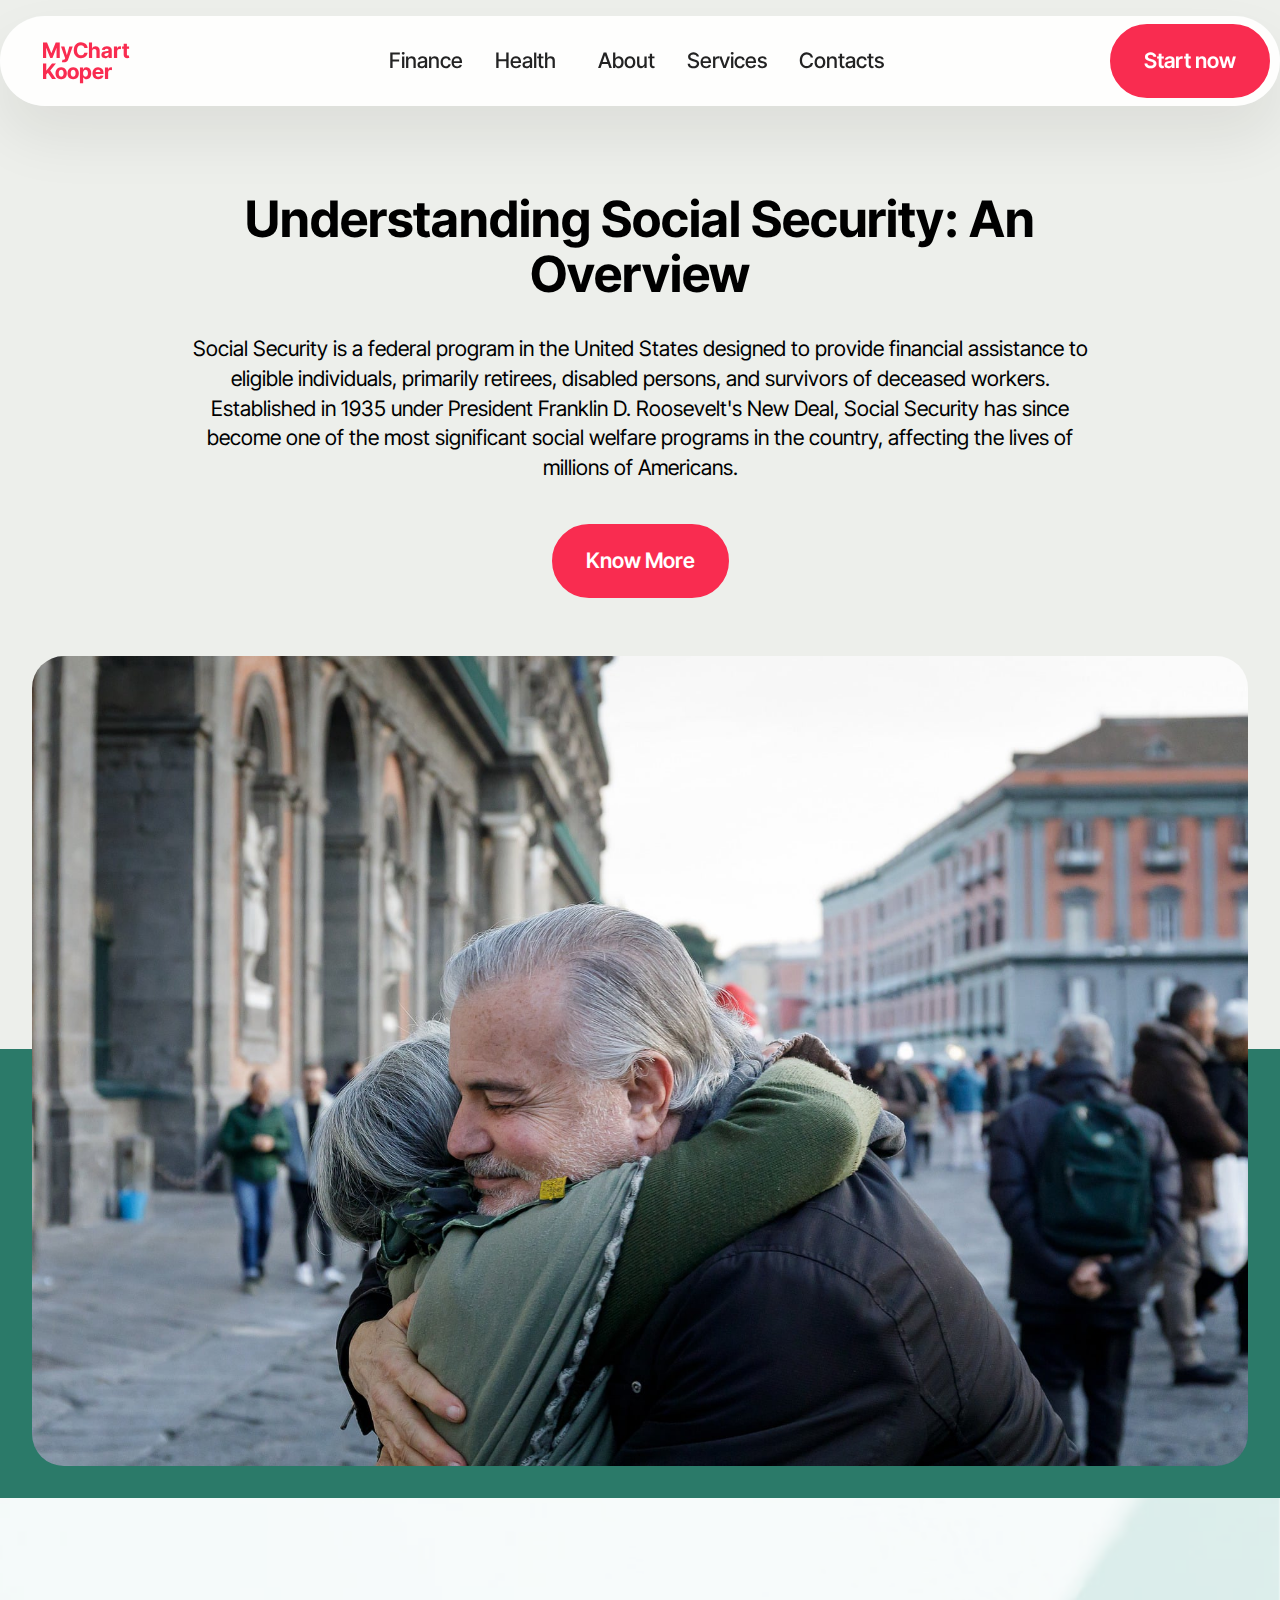
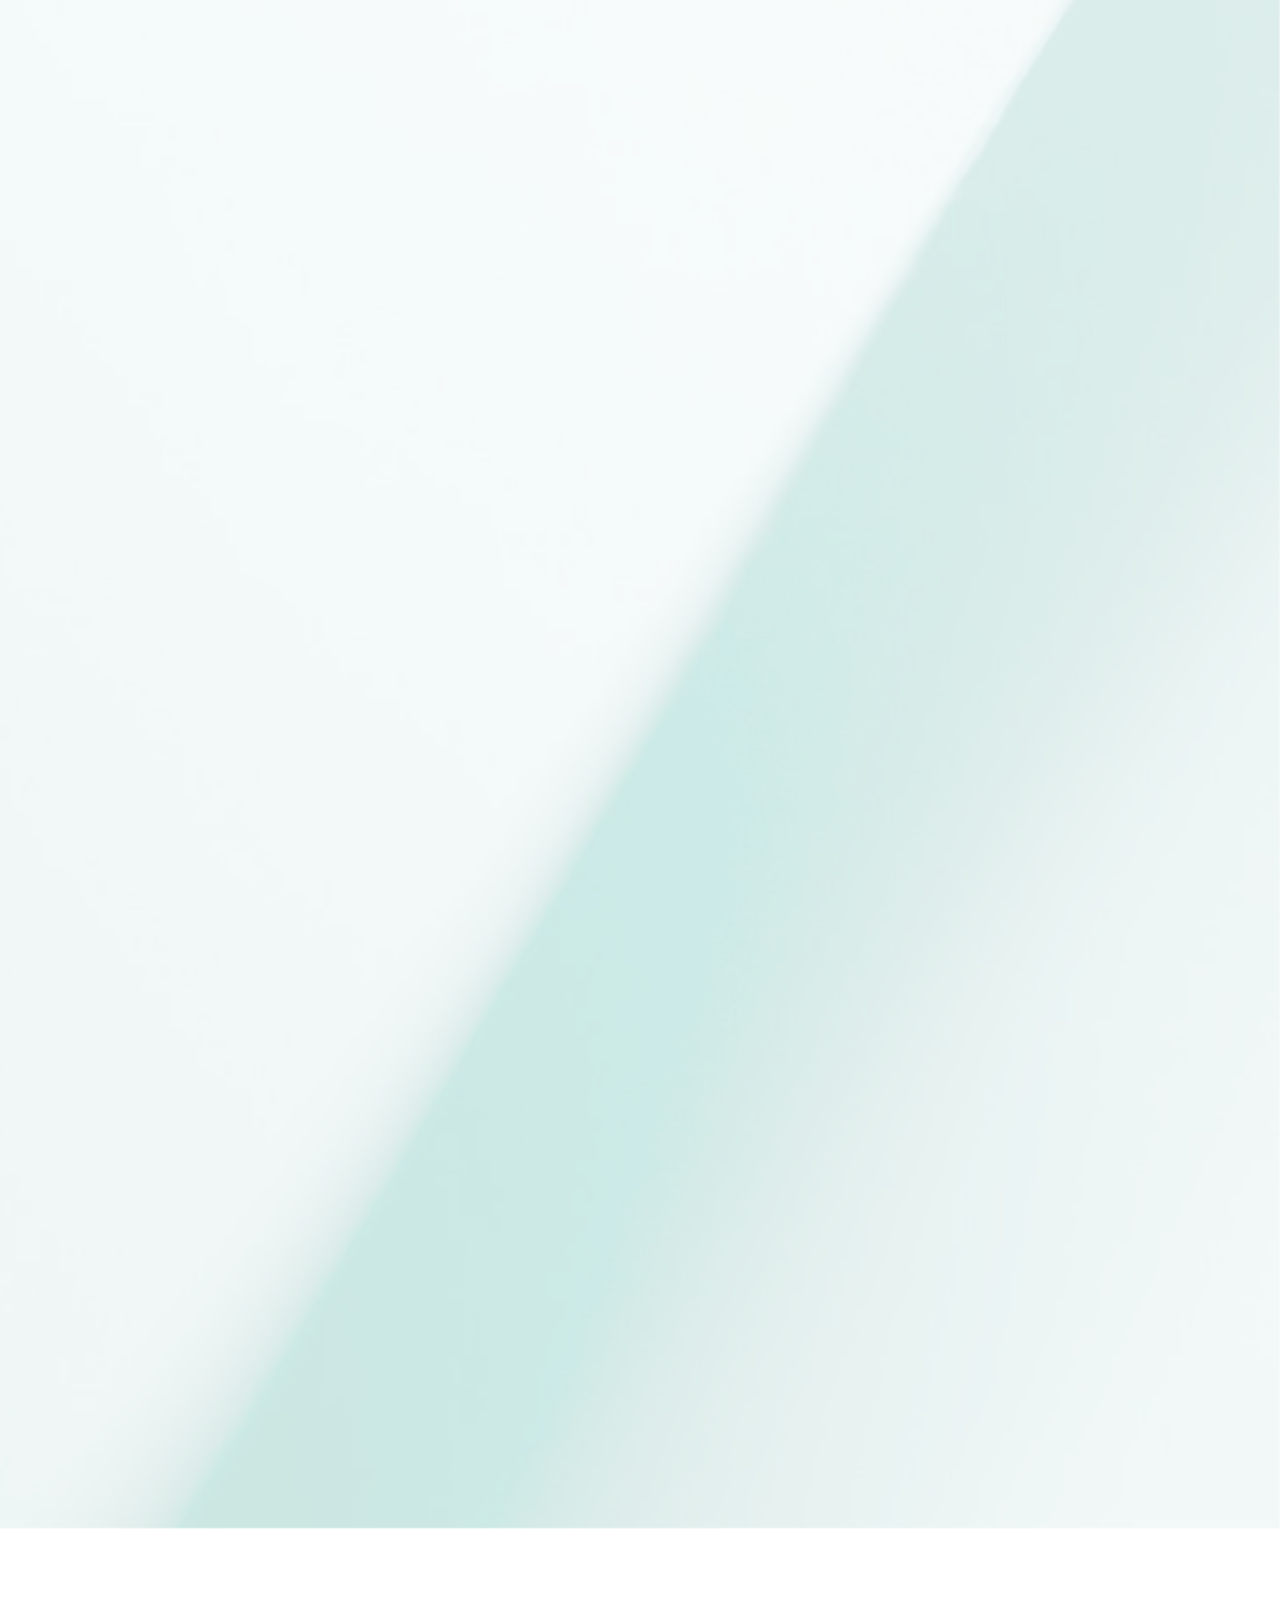
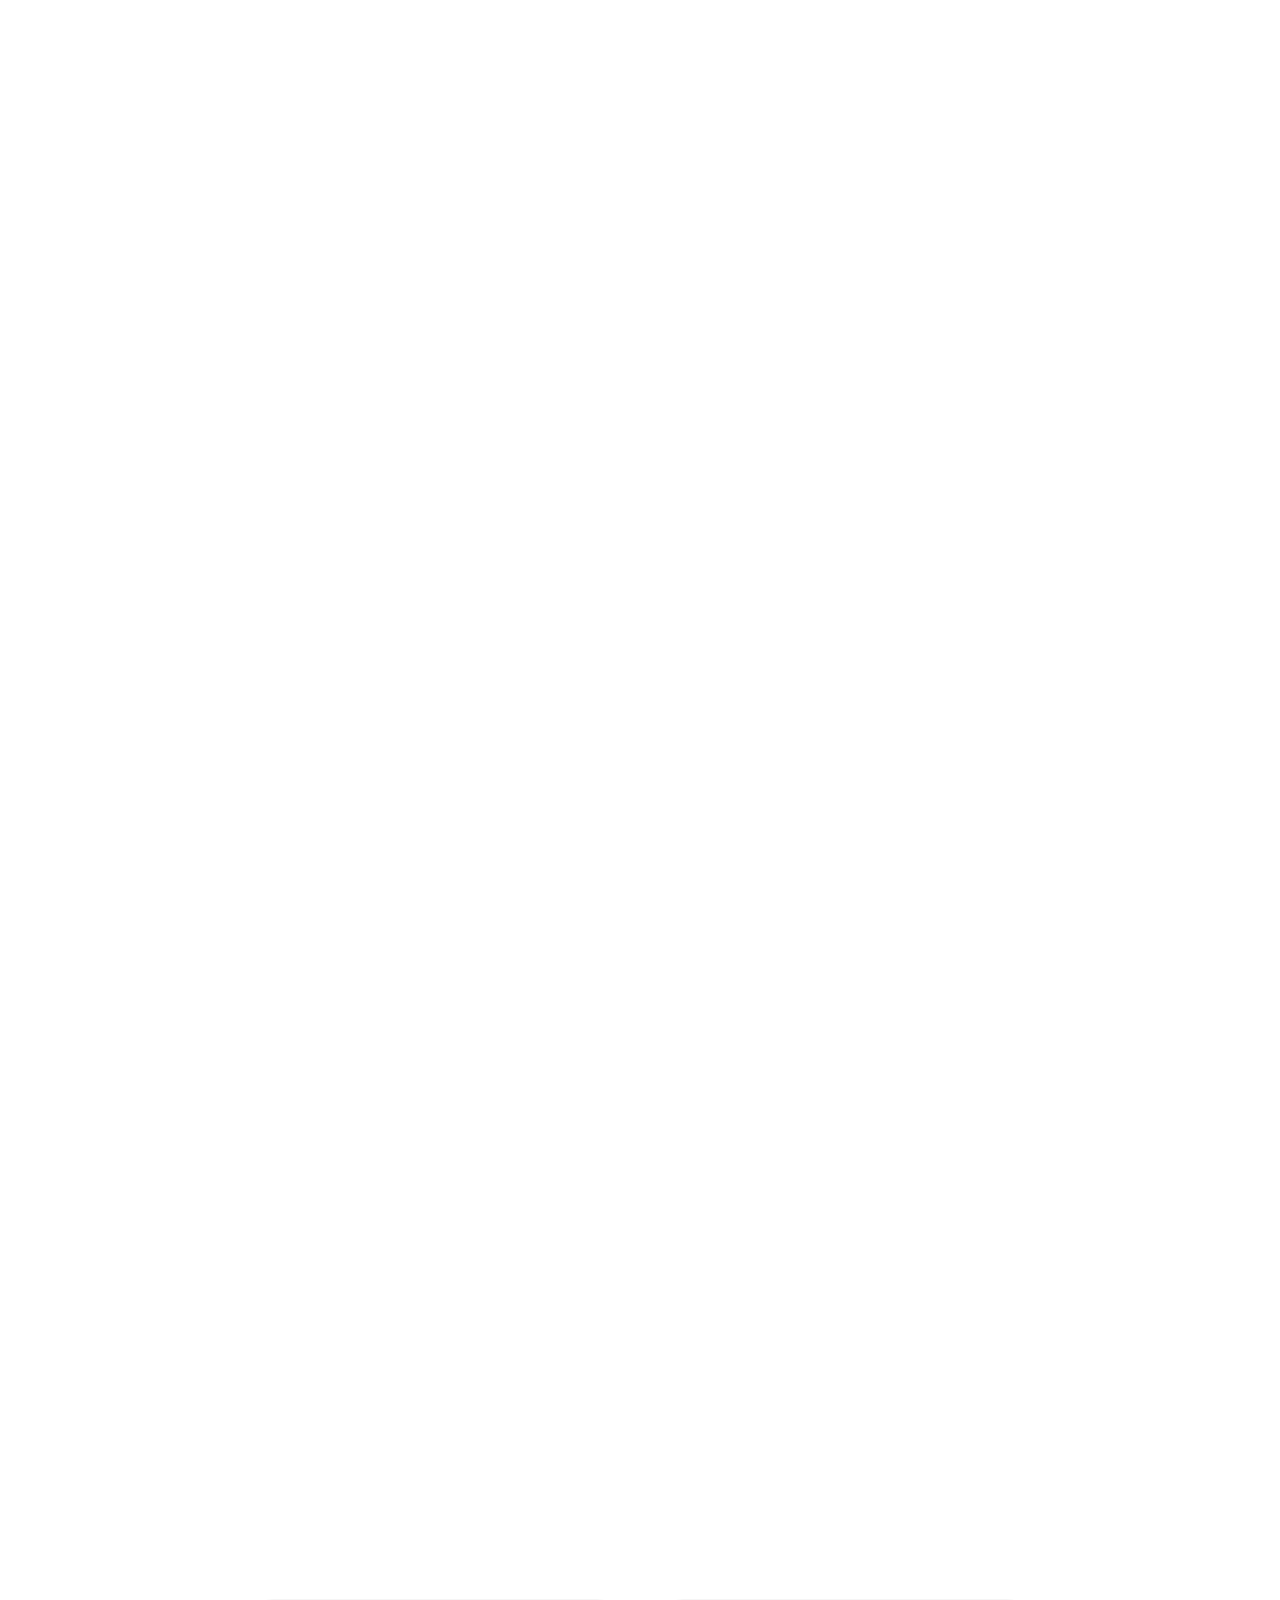
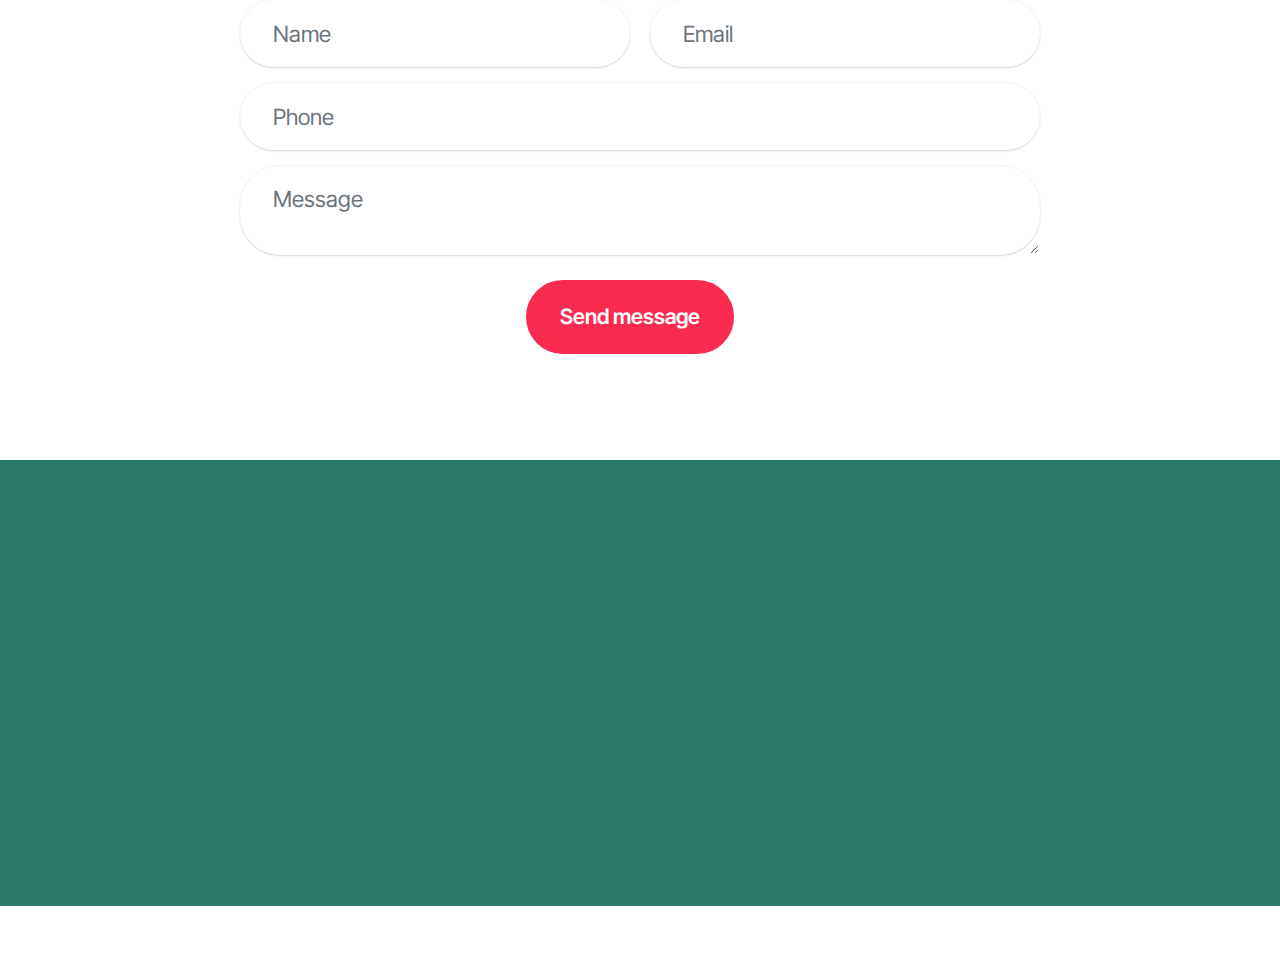
<file: index.html>
<!DOCTYPE html>
<html  >
<head>

  <!-- Site made with Mobirise Website Builder v5.9.18, https://mobirise.com -->
  <meta charset="UTF-8">
  <meta http-equiv="X-UA-Compatible" content="IE=edge">
  <meta name="generator" content="Mobirise v5.9.18, mobirise.com">
  <meta name="viewport" content="width=device-width, initial-scale=1, minimum-scale=1">
  <link rel="shortcut icon" href="assets/images/my-chart-1-copy.webp" type="image/x-icon">
  <meta name="description" content="">
  
  
  <title>Home</title>
  <link rel="stylesheet" href="assets/web/assets/mobirise-icons2/mobirise2.css">
  <link rel="stylesheet" href="assets/bootstrap/css/bootstrap.min.css">
  <link rel="stylesheet" href="assets/bootstrap/css/bootstrap-grid.min.css">
  <link rel="stylesheet" href="assets/bootstrap/css/bootstrap-reboot.min.css">
  <link rel="stylesheet" href="assets/parallax/jarallax.css">
  <link rel="stylesheet" href="assets/animatecss/animate.css">
  <link rel="stylesheet" href="assets/dropdown/css/style.css">
  <link rel="stylesheet" href="assets/socicon/css/styles.css">
  <link rel="stylesheet" href="assets/theme/css/style.css">
  <link rel="preload" href="https://fonts.googleapis.com/css?family=Inter+Tight:100,200,300,400,500,600,700,800,900,100i,200i,300i,400i,500i,600i,700i,800i,900i&display=swap" as="style" onload="this.onload=null;this.rel='stylesheet'">
  <noscript><link rel="stylesheet" href="https://fonts.googleapis.com/css?family=Inter+Tight:100,200,300,400,500,600,700,800,900,100i,200i,300i,400i,500i,600i,700i,800i,900i&display=swap"></noscript>
  <link rel="preload" as="style" href="assets/mobirise/css/mbr-additional.css?v=9iGDK0"><link rel="stylesheet" href="assets/mobirise/css/mbr-additional.css?v=9iGDK0" type="text/css">

  
  
  
</head>
<body>
  
  <section data-bs-version="5.1" class="menu menu2 cid-tJS6tZXiPa" once="menu" id="menu02-0">
	

	<nav class="navbar navbar-dropdown navbar-fixed-top navbar-expand-lg">
		<div class="container">
			<div class="navbar-brand">
				
				<span class="navbar-caption-wrap"><a class="navbar-caption text-primary display-4" href="index.html#header05-1">MyChart<br>Kooper</a></span>
			</div>
			<button class="navbar-toggler" type="button" data-toggle="collapse" data-bs-toggle="collapse" data-target="#navbarSupportedContent" data-bs-target="#navbarSupportedContent" aria-controls="navbarNavAltMarkup" aria-expanded="false" aria-label="Toggle navigation">
				<div class="hamburger">
					<span></span>
					<span></span>
					<span></span>
					<span></span>
				</div>
			</button>
			<div class="collapse navbar-collapse" id="navbarSupportedContent">
				<ul class="navbar-nav nav-dropdown" data-app-modern-menu="true"><li class="nav-item">
						<a class="nav-link link text-black text-primary display-4" href="index.html#header01-7">Finance</a>
					</li><li class="nav-item"><a class="nav-link link text-black text-primary display-4" href="index.html#top">Health</a></li><li class="nav-item"><a class="nav-link link text-black text-primary display-4" href="page2.html">&nbsp; About</a></li>
					<li class="nav-item">
						<a class="nav-link link text-black text-primary display-4" href="index.html#footer03-8" aria-expanded="false">Services</a>
					</li>
					<li class="nav-item">
						<a class="nav-link link text-black text-primary display-4" href="index.html#form02-6">Contacts</a>
					</li></ul>
				
				<div class="navbar-buttons mbr-section-btn"><a class="btn btn-primary display-4" href="index.html#form02-6"> Start now</a></div>
			</div>
		</div>
	</nav>
</section>

<section data-bs-version="5.1" class="header5 cid-tJS6uM4N87" id="header05-1">
	

	
	
	<div class="topbg"></div>
	<div class="align-center container">
		<div class="row justify-content-center">
			<div class="col-md-12 col-lg-9">
				<h1 class="mbr-section-title mbr-fonts-style mb-4 display-1"><strong>Understanding Social Security: An Overview</strong></h1>
				<p class="mbr-text mbr-fonts-style mb-4 display-7">Social Security is a federal program in the United States designed to provide financial assistance to eligible individuals, primarily retirees, disabled persons, and survivors of deceased workers. Established in 1935 under President Franklin D. Roosevelt's New Deal, Social Security has since become one of the most significant social welfare programs in the country, affecting the lives of millions of Americans.</p>
				<div class="mbr-section-btn mt-3"><a class="btn btn-primary display-7" href="index.html#header2-1y">Know More</a></div>
			</div>
		</div>
		<div class="row mt-5 justify-content-center">
			<div class="col-12 col-lg-12">
				<img src="assets/images/mbr-1920x1280.jpg" alt="Mobirise Website Builder" title="">
			</div>
		</div>
	</div>
</section>

<section data-bs-version="5.1" class="header2 cid-ulYxGSShbO mbr-fullscreen mbr-parallax-background" id="header2-1y">

    

    
    <div class="mbr-overlay" style="opacity: 0.8; background-color: rgb(255, 255, 255);"></div>

    <div class="container">
        <div class="row">
            <div class="col-12 col-lg-7">
                
                
                <p class="mbr-text mbr-fonts-style display-7">Social Security is a federal program in the United States designed to provide financial assistance to eligible individuals, primarily retirees, disabled persons, and survivors of deceased workers. Established in 1935 under President Franklin D. Roosevelt's New Deal, Social Security has since become one of the most significant social welfare programs in the country, affecting the lives of millions of Americans.<br><br><strong>How Social Security Works</strong><br><strong><br></strong><br>Social Security is funded through payroll taxes, which are collected from both employers and employees under the Federal Insurance Contributions Act (FICA). These contributions are pooled into two main trust funds:<br><br>Old-Age and Survivors Insurance (OASI) Trust Fund<br>Disability Insurance (DI) Trust Fund<br>These trust funds are then used to pay out benefits to eligible individuals. While primarily known for retirement benefits, Social Security also provides disability income and survivor benefits for spouses, children, and dependent parents of deceased workers.<br><br><strong>Key Components of Social Security</strong><br><strong><br></strong><br><strong>Retirement Benefits:</strong><br><br>Social Security offers monthly benefits to retired workers based on their lifetime earnings. Workers can start receiving benefits as early as age 62, though full retirement age varies depending on the year of birth.<br>The amount a retiree receives is calculated based on the highest 35 years of earnings. Waiting until full retirement age (or later) results in higher monthly payments.<br><br><strong>Disability Benefits:</strong><br><br>Social Security provides benefits to individuals who are unable to work due to a disability. To qualify, a person must meet the Social Security Administration's definition of disability and have worked for a certain number of years, depending on their age.<br>The disability program is vital for people facing long-term disabilities that prevent them from maintaining employment.<br><strong><br></strong><br><strong>Survivor Benefits:</strong><br><br>When a worker who has paid into Social Security dies, certain family members, such as spouses, children, and dependent parents, may be eligible to receive survivor benefits.<br>Survivor benefits ensure that families are supported financially after the loss of a primary wage earner.<br><br><strong>Eligibility and Enrollment</strong><br><strong><br></strong><br>Eligibility for Social Security benefits is determined by the number of credits a worker has earned over their lifetime. In general, workers earn one credit for every $1,640 in earnings (as of 2023), with a maximum of four credits per year. A minimum of 40 credits (or 10 years of work) is typically required to qualify for retirement benefits.<br><br>Enrollment in Social Security is automatic for most people, and workers can apply for benefits online or at their local Social Security office. It’s recommended to start the application process several months before benefits are needed, as processing times can vary.<br><br><strong>The Future of Social Security</strong><br><strong><br></strong><br>Social Security has long been a topic of debate in American politics, particularly concerning its long-term sustainability. With an aging population and increased life expectancy, the Social Security Administration projects that the trust funds could be depleted by the mid-2030s if no changes are made. However, even if the trust funds are exhausted, payroll taxes will still cover about three-quarters of scheduled benefits.<br><br>Proposed solutions to ensure the longevity of Social Security include raising the retirement age, increasing the payroll tax rate, reducing benefits for higher-income earners, or some combination of these measures. The future of Social Security remains uncertain, but it is clear that the program will continue to play a vital role in the lives of millions of Americans for the foreseeable future.<br><br><strong>Conclusion</strong><br><strong><br></strong><br>Social Security is a cornerstone of financial security for many Americans, providing essential benefits for retirees, disabled individuals, and survivors. As one of the largest social programs in the country, it has a profound impact on the well-being of the elderly and vulnerable populations. However, the program faces challenges that must be addressed to ensure its continued viability for future generations. Understanding how Social Security works and staying informed about potential changes is crucial for anyone planning their financial future.<br><br><br><br><br><br><br><br></p>
                
            </div>
        </div>
    </div>
</section>

<section data-bs-version="5.1" class="form5 cid-tJS9pBcTSa" id="form02-6">
    
    
    <div class="container">
        <div class="mbr-section-head mb-5">
            <h3 class="mbr-section-title mbr-fonts-style align-center mb-0 display-2">
                <strong>Contact Form</strong></h3>
            <h4 class="mbr-section-subtitle mbr-fonts-style align-center mb-0 mt-4 display-7"></h4>
        </div>
        <div class="row justify-content-center mt-4">
            <div class="col-lg-8 mx-auto mbr-form" data-form-type="formoid">
                <form action="https://mobirise.eu/" method="POST" class="mbr-form form-with-styler" data-form-title="Form Name"><input type="hidden" name="email" data-form-email="true" value="MEnHmkkywfje9cFT8KL3Xgh1BukhEOXm29iOhs1j1ANqoIelvOWXr8cPqw6B+f4LAH0xUDWhLAS/0SqkUnLsKPeO6fV8ltleBJ1ClRJhk2vjiCCDwCXKP1nPxWG0cm1y">
                    <div class="row">
                        <div hidden="hidden" data-form-alert="" class="alert alert-success col-12">Thanks for filling out the form!</div>
                        <div hidden="hidden" data-form-alert-danger="" class="alert alert-danger col-12">
                            Oops...! some problem!
                        </div>
                    </div>
                    <div class="dragArea row">
                        <div class="col-md col-sm-12 form-group mb-3" data-for="name">
                            <input type="text" name="name" placeholder="Name" data-form-field="name" class="form-control" value="" id="name-form02-6">
                        </div>
                        <div class="col-md col-sm-12 form-group mb-3" data-for="email">
                            <input type="email" name="email" placeholder="Email" data-form-field="email" class="form-control" value="" id="email-form02-6">
                        </div>
                        <div class="col-12 form-group mb-3" data-for="phone">
                            <input type="tel" name="phone" placeholder="Phone" data-form-field="phone" class="form-control" value="" id="phone-form02-6">
                        </div>
                        <div class="col-12 form-group mb-3" data-for="textarea">
                            <textarea name="textarea" placeholder="Message" data-form-field="textarea" class="form-control" id="textarea-form02-6"></textarea>
                        </div>
                        <div class="col-lg-12 col-md-12 col-sm-12 align-center mbr-section-btn"><button type="submit" class="btn btn-primary display-4">Send message</button></div>
                    </div>
                </form>
            </div>
        </div>
    </div>
</section>

<section data-bs-version="5.1" class="footer1 programm5 cid-tJS9NNcTLZ" once="footers" id="footer03-8">

        

    

    <div class="container">
        <div class="row">

            <div class="row-links mb-4">
                <ul class="header-menu">
                  
                  
                  
                  
                <li class="header-menu-item mbr-fonts-style display-5"><a href="index.html#top" class="text-danger">Home</a><br></li><li class="header-menu-item mbr-fonts-style display-5"><a href="index.html#features04-w" class="text-danger text-primary">Services</a></li><li class="header-menu-item mbr-fonts-style display-5"><a href="index.html#contacts02-9" class="text-danger">Contacts</a></li><li class="header-menu-item mbr-fonts-style display-5"><a href="page3.html" class="text-danger">Terms&nbsp;</a> &nbsp;<a href="page1.html" class="text-danger">Privacy policy</a>&nbsp;&nbsp;&nbsp;<a href="page4.html" class="text-danger">Disclaimer&nbsp;</a></li></ul>
              </div>

            <div class="col-12">
                <div class="social-row">
                    <div class="soc-item">
                        <a href="https://mobiri.se/" target="_blank">
                            <span class="mbr-iconfont socicon socicon-facebook display-7"></span>
                        </a>
                    </div>
                    <div class="soc-item">
                        <a href="https://mobiri.se/" target="_blank">
                            <span class="mbr-iconfont socicon-twitter socicon"></span>
                        </a>
                    </div>
                    <div class="soc-item">
                        <a href="https://mobiri.se/" target="_blank">
                            <span class="mbr-iconfont socicon-instagram socicon"></span>
                        </a>
                    </div>
                    <div class="soc-item">
                        <a href="https://mobiri.se/" target="_blank">
                            <span class="mbr-iconfont socicon-tiktok socicon"></span>
                        </a>
                    </div>
                    <div class="soc-item">
                        <a href="https://mobiri.se/" target="_blank">
                            <span class="mbr-iconfont socicon-youtube socicon"></span>
                        </a>
                    </div>
                </div>
            </div>
            <div class="col-12 mt-5">
                <p class="mbr-fonts-style copyright display-7">
                    © Copyright 2024 MyChart Koopers - All Rights Reserved
                </p>
            </div>
        </div>
    </div>
</section><section class="display-7" style="padding: 0;align-items: center;justify-content: center;flex-wrap: wrap;    align-content: center;display: flex;position: relative;height: 4rem;"><a href="https://mobiri.se/3382443" style="flex: 1 1;height: 4rem;position: absolute;width: 100%;z-index: 1;"><img alt="" style="height: 4rem;" src="[data-uri]"></a><p style="margin: 0;text-align: center;" class="display-7">&#8204;</p><a style="z-index:1" href="https://mobirise.com/offline-website-builder.html">Offline Website Builder</a></section><script src="assets/bootstrap/js/bootstrap.bundle.min.js"></script>  <script src="assets/parallax/jarallax.js"></script>  <script src="assets/smoothscroll/smooth-scroll.js"></script>  <script src="assets/ytplayer/index.js"></script>  <script src="assets/dropdown/js/navbar-dropdown.js"></script>  <script src="assets/theme/js/script.js"></script>  <script src="assets/formoid/formoid.min.js"></script>  
  
  
  <input name="animation" type="hidden">
  </body>
</html>
</file>
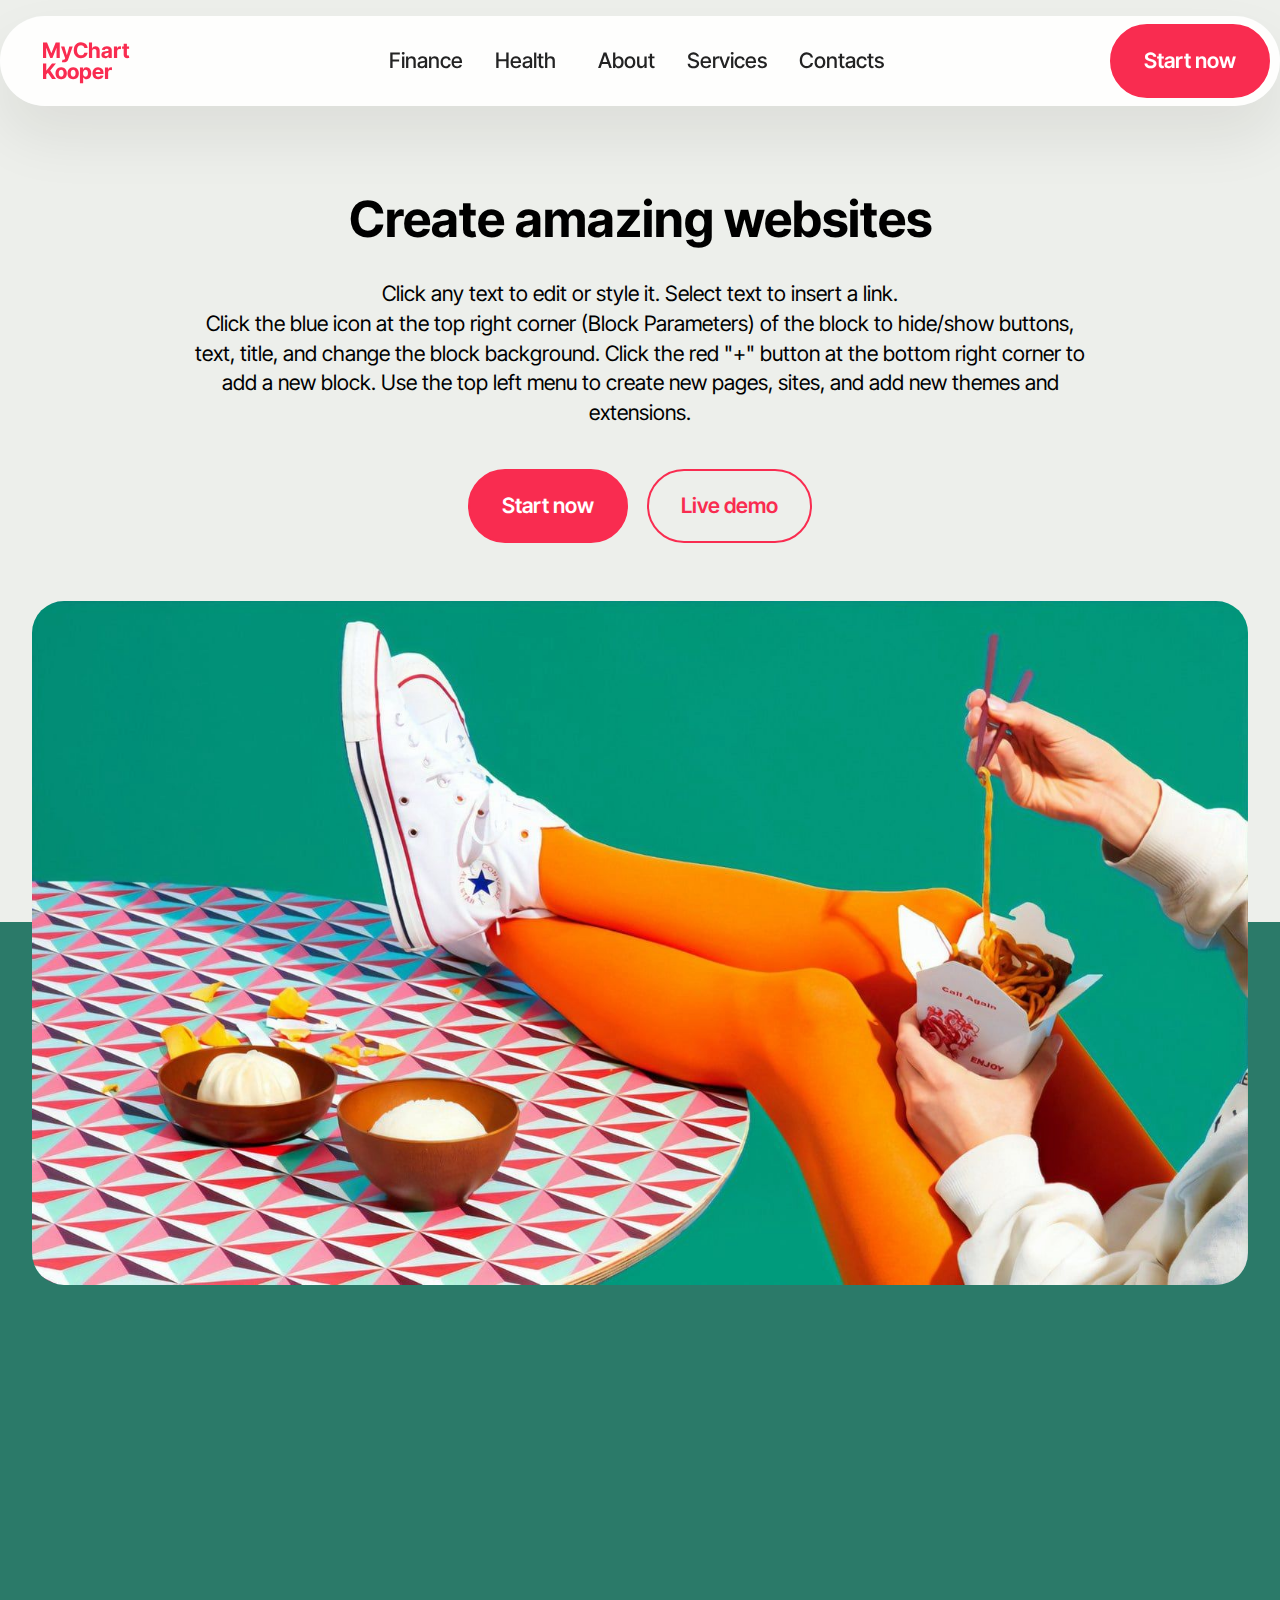
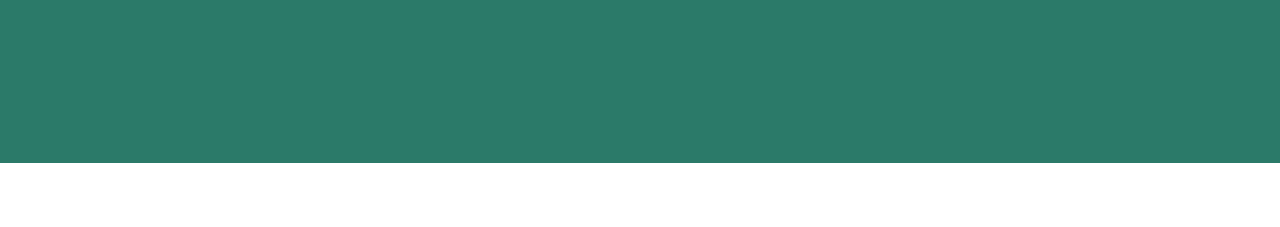
<file: page1.html>
<!DOCTYPE html>
<html  >
<head>
  <!-- Site made with Mobirise Website Builder v5.9.18, https://mobirise.com -->
  <meta charset="UTF-8">
  <meta http-equiv="X-UA-Compatible" content="IE=edge">
  <meta name="generator" content="Mobirise v5.9.18, mobirise.com">
  <meta name="viewport" content="width=device-width, initial-scale=1, minimum-scale=1">
  <link rel="shortcut icon" href="assets/images/my-chart-1-copy.webp" type="image/x-icon">
  <meta name="description" content="">
  
  
  <title>Privacy Policy</title>
  <link rel="stylesheet" href="assets/web/assets/mobirise-icons2/mobirise2.css">
  <link rel="stylesheet" href="assets/bootstrap/css/bootstrap.min.css">
  <link rel="stylesheet" href="assets/bootstrap/css/bootstrap-grid.min.css">
  <link rel="stylesheet" href="assets/bootstrap/css/bootstrap-reboot.min.css">
  <link rel="stylesheet" href="assets/animatecss/animate.css">
  <link rel="stylesheet" href="assets/dropdown/css/style.css">
  <link rel="stylesheet" href="assets/socicon/css/styles.css">
  <link rel="stylesheet" href="assets/theme/css/style.css">
  <link rel="preload" href="https://fonts.googleapis.com/css?family=Inter+Tight:100,200,300,400,500,600,700,800,900,100i,200i,300i,400i,500i,600i,700i,800i,900i&display=swap" as="style" onload="this.onload=null;this.rel='stylesheet'">
  <noscript><link rel="stylesheet" href="https://fonts.googleapis.com/css?family=Inter+Tight:100,200,300,400,500,600,700,800,900,100i,200i,300i,400i,500i,600i,700i,800i,900i&display=swap"></noscript>
  <link rel="preload" as="style" href="assets/mobirise/css/mbr-additional.css?v=npuOh3"><link rel="stylesheet" href="assets/mobirise/css/mbr-additional.css?v=npuOh3" type="text/css">

  
  
  
</head>
<body>
  
  <section data-bs-version="5.1" class="menu menu2 cid-ulYsYKojjN" once="menu" id="menu02-1i">
	

	<nav class="navbar navbar-dropdown navbar-fixed-top navbar-expand-lg">
		<div class="container">
			<div class="navbar-brand">
				
				<span class="navbar-caption-wrap"><a class="navbar-caption text-primary display-4" href="index.html#header05-1">MyChart<br>Kooper</a></span>
			</div>
			<button class="navbar-toggler" type="button" data-toggle="collapse" data-bs-toggle="collapse" data-target="#navbarSupportedContent" data-bs-target="#navbarSupportedContent" aria-controls="navbarNavAltMarkup" aria-expanded="false" aria-label="Toggle navigation">
				<div class="hamburger">
					<span></span>
					<span></span>
					<span></span>
					<span></span>
				</div>
			</button>
			<div class="collapse navbar-collapse" id="navbarSupportedContent">
				<ul class="navbar-nav nav-dropdown" data-app-modern-menu="true"><li class="nav-item">
						<a class="nav-link link text-black text-primary display-4" href="index.html#header01-7">Finance</a>
					</li><li class="nav-item"><a class="nav-link link text-black text-primary display-4" href="index.html#top">Health</a></li><li class="nav-item"><a class="nav-link link text-black text-primary display-4" href="page2.html">&nbsp; About</a></li>
					<li class="nav-item">
						<a class="nav-link link text-black text-primary display-4" href="index.html#footer03-8" aria-expanded="false">Services</a>
					</li>
					<li class="nav-item">
						<a class="nav-link link text-black text-primary display-4" href="index.html#form02-6">Contacts</a>
					</li></ul>
				
				<div class="navbar-buttons mbr-section-btn"><a class="btn btn-primary display-4" href="index.html#form02-6"> Start now</a></div>
			</div>
		</div>
	</nav>
</section>

<section data-bs-version="5.1" class="header5 cid-ulYsYLfvUJ" id="header05-1j">
	

	
	
	<div class="topbg"></div>
	<div class="align-center container">
		<div class="row justify-content-center">
			<div class="col-md-12 col-lg-9">
				<h1 class="mbr-section-title mbr-fonts-style mb-4 display-1"><strong>Create amazing websites</strong></h1>
				<p class="mbr-text mbr-fonts-style mb-4 display-7">Click any text to edit or style it. Select text to insert a link.
<br>Click the blue icon at the top right corner (Block Parameters) of the block to hide/show buttons, text, title, and change the block background. Click the red "+" button at the bottom right corner to add a new block. Use the top left menu to create new pages, sites, and add new themes and extensions.</p>
				<div class="mbr-section-btn mt-3"><a class="btn btn-primary display-7" href="index.html#form02-6">Start now</a> <a class="btn btn-primary-outline display-7" href="index.html#gallery02-v">Live demo</a></div>
			</div>
		</div>
		<div class="row mt-5 justify-content-center">
			<div class="col-12 col-lg-12">
				<img src="assets/images/11.jpg" alt="Mobirise Website Builder" title="">
			</div>
		</div>
	</div>
</section>

<section data-bs-version="5.1" class="footer1 programm5 cid-ulYsYML2bM" once="footers" id="footer03-1l">

        

    

    <div class="container">
        <div class="row">

            <div class="row-links mb-4">
                <ul class="header-menu">
                  
                  
                  
                  
                <li class="header-menu-item mbr-fonts-style display-5"><a href="index.html#top" class="text-danger">Home</a><br></li><li class="header-menu-item mbr-fonts-style display-5"><a href="index.html#features04-w" class="text-danger text-primary">Services</a></li><li class="header-menu-item mbr-fonts-style display-5"><a href="index.html#contacts02-9" class="text-danger">Contacts</a></li><li class="header-menu-item mbr-fonts-style display-5"><a href="page3.html" class="text-danger">Terms&nbsp;</a> &nbsp;<a href="page1.html" class="text-danger">Privacy policy</a>&nbsp;&nbsp;&nbsp;<a href="page4.html" class="text-danger">Disclaimer&nbsp;</a></li></ul>
              </div>

            <div class="col-12">
                <div class="social-row">
                    <div class="soc-item">
                        <a href="https://mobiri.se/" target="_blank">
                            <span class="mbr-iconfont socicon socicon-facebook display-7"></span>
                        </a>
                    </div>
                    <div class="soc-item">
                        <a href="https://mobiri.se/" target="_blank">
                            <span class="mbr-iconfont socicon-twitter socicon"></span>
                        </a>
                    </div>
                    <div class="soc-item">
                        <a href="https://mobiri.se/" target="_blank">
                            <span class="mbr-iconfont socicon-instagram socicon"></span>
                        </a>
                    </div>
                    <div class="soc-item">
                        <a href="https://mobiri.se/" target="_blank">
                            <span class="mbr-iconfont socicon-tiktok socicon"></span>
                        </a>
                    </div>
                    <div class="soc-item">
                        <a href="https://mobiri.se/" target="_blank">
                            <span class="mbr-iconfont socicon-youtube socicon"></span>
                        </a>
                    </div>
                </div>
            </div>
            <div class="col-12 mt-5">
                <p class="mbr-fonts-style copyright display-7">
                    © Copyright 2024 MyChart Koopers - All Rights Reserved
                </p>
            </div>
        </div>
    </div>
</section><section class="display-7" style="padding: 0;align-items: center;justify-content: center;flex-wrap: wrap;    align-content: center;display: flex;position: relative;height: 4rem;"><a href="https://mobiri.se/3382443" style="flex: 1 1;height: 4rem;position: absolute;width: 100%;z-index: 1;"><img alt="" style="height: 4rem;" src="[data-uri]"></a><p style="margin: 0;text-align: center;" class="display-7">&#8204;</p><a style="z-index:1" href="https://mobirise.com/builder/ai-website-maker.html">AI Website Maker</a></section><script src="assets/bootstrap/js/bootstrap.bundle.min.js"></script>  <script src="assets/smoothscroll/smooth-scroll.js"></script>  <script src="assets/ytplayer/index.js"></script>  <script src="assets/dropdown/js/navbar-dropdown.js"></script>  <script src="assets/theme/js/script.js"></script>  
  
  
  <input name="animation" type="hidden">
  </body>
</html>
</file>
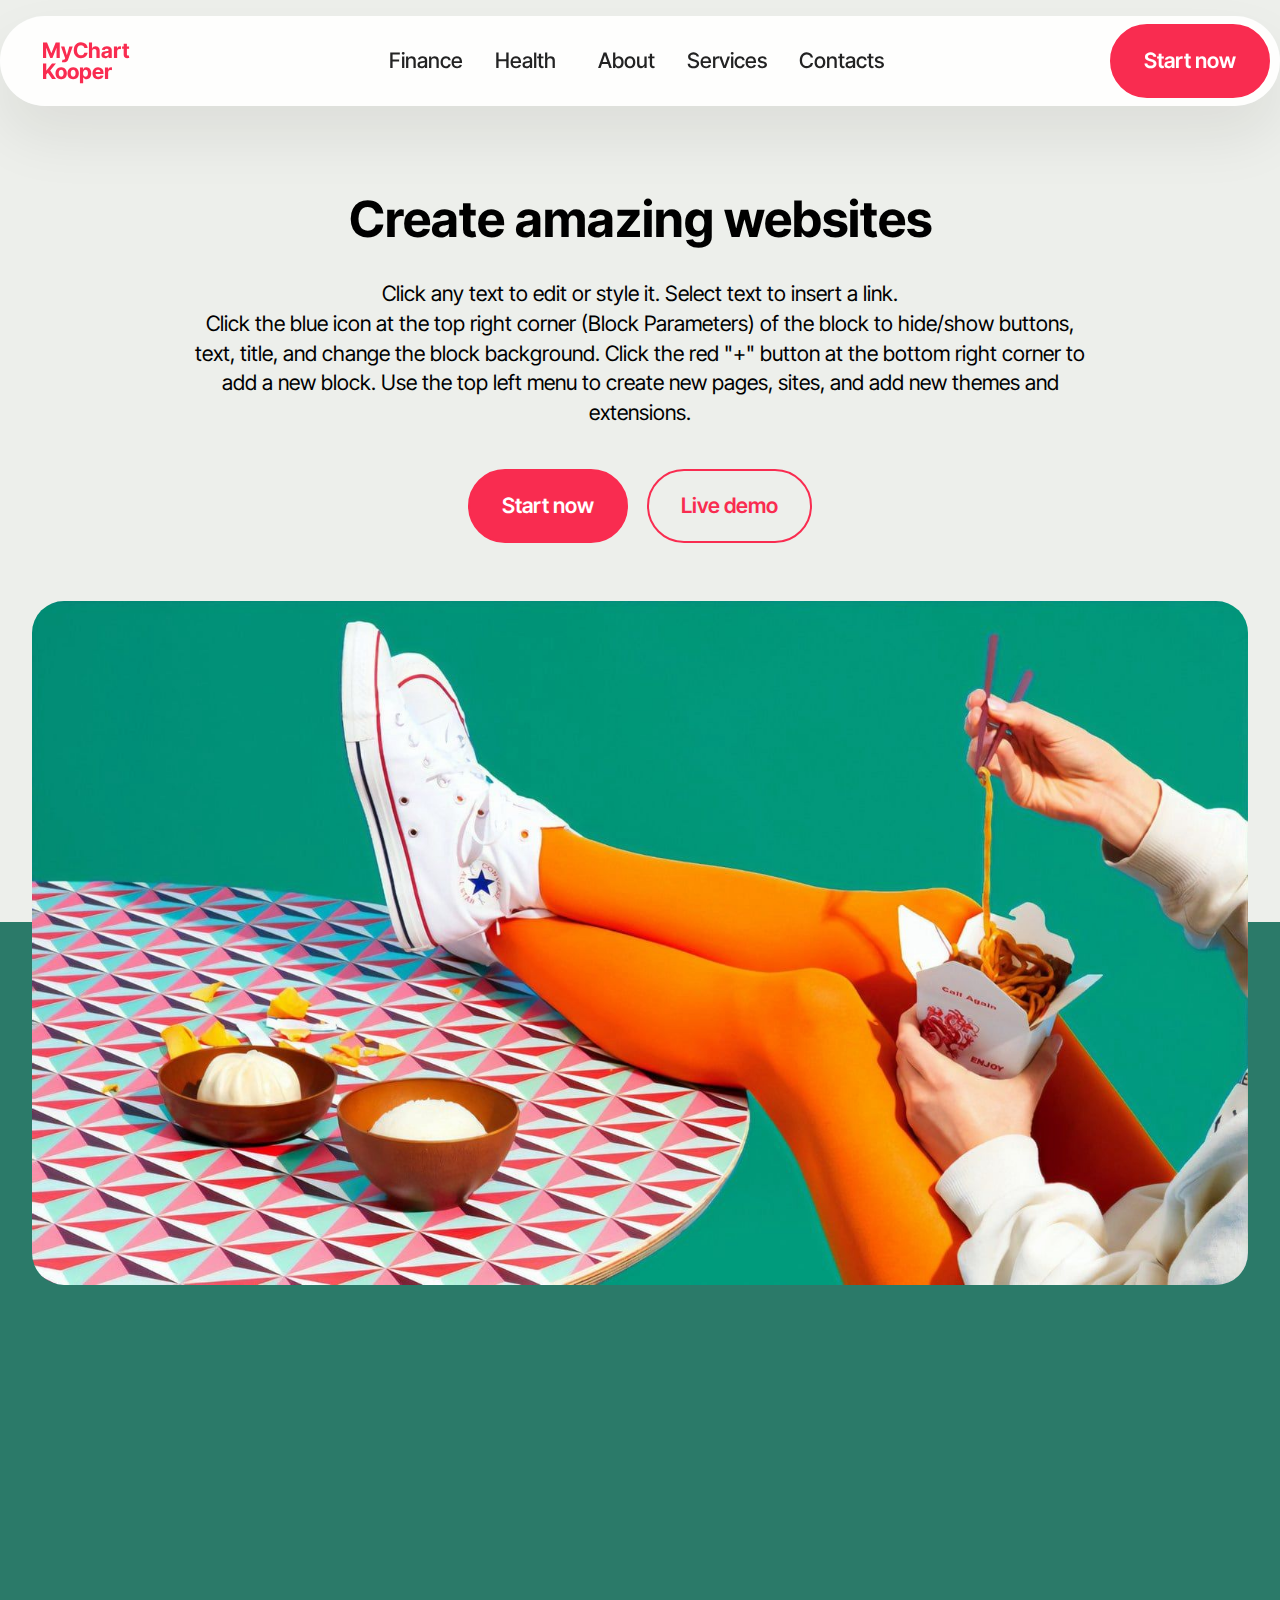
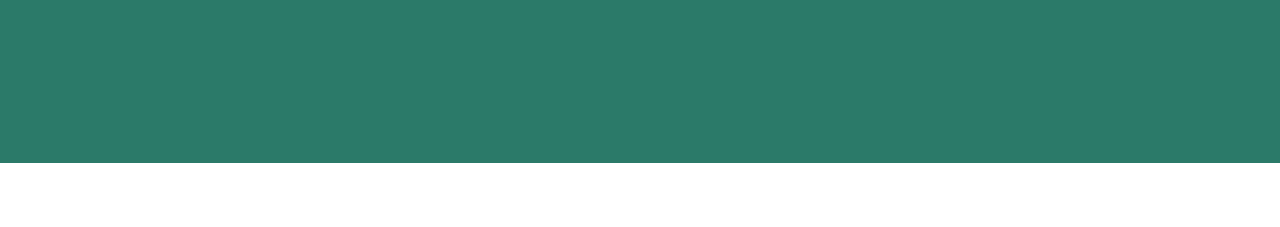
<file: page2.html>
<!DOCTYPE html>
<html  >
<head>
  <!-- Site made with Mobirise Website Builder v5.9.18, https://mobirise.com -->
  <meta charset="UTF-8">
  <meta http-equiv="X-UA-Compatible" content="IE=edge">
  <meta name="generator" content="Mobirise v5.9.18, mobirise.com">
  <meta name="viewport" content="width=device-width, initial-scale=1, minimum-scale=1">
  <link rel="shortcut icon" href="assets/images/my-chart-1-copy.webp" type="image/x-icon">
  <meta name="description" content="">
  
  
  <title>About us</title>
  <link rel="stylesheet" href="assets/web/assets/mobirise-icons2/mobirise2.css">
  <link rel="stylesheet" href="assets/bootstrap/css/bootstrap.min.css">
  <link rel="stylesheet" href="assets/bootstrap/css/bootstrap-grid.min.css">
  <link rel="stylesheet" href="assets/bootstrap/css/bootstrap-reboot.min.css">
  <link rel="stylesheet" href="assets/animatecss/animate.css">
  <link rel="stylesheet" href="assets/dropdown/css/style.css">
  <link rel="stylesheet" href="assets/socicon/css/styles.css">
  <link rel="stylesheet" href="assets/theme/css/style.css">
  <link rel="preload" href="https://fonts.googleapis.com/css?family=Inter+Tight:100,200,300,400,500,600,700,800,900,100i,200i,300i,400i,500i,600i,700i,800i,900i&display=swap" as="style" onload="this.onload=null;this.rel='stylesheet'">
  <noscript><link rel="stylesheet" href="https://fonts.googleapis.com/css?family=Inter+Tight:100,200,300,400,500,600,700,800,900,100i,200i,300i,400i,500i,600i,700i,800i,900i&display=swap"></noscript>
  <link rel="preload" as="style" href="assets/mobirise/css/mbr-additional.css?v=Kdtn05"><link rel="stylesheet" href="assets/mobirise/css/mbr-additional.css?v=Kdtn05" type="text/css">

  
  
  
</head>
<body>
  
  <section data-bs-version="5.1" class="menu menu2 cid-ulYt1PTZzk" once="menu" id="menu02-1m">
	

	<nav class="navbar navbar-dropdown navbar-fixed-top navbar-expand-lg">
		<div class="container">
			<div class="navbar-brand">
				
				<span class="navbar-caption-wrap"><a class="navbar-caption text-primary display-4" href="index.html#header05-1">MyChart<br>Kooper</a></span>
			</div>
			<button class="navbar-toggler" type="button" data-toggle="collapse" data-bs-toggle="collapse" data-target="#navbarSupportedContent" data-bs-target="#navbarSupportedContent" aria-controls="navbarNavAltMarkup" aria-expanded="false" aria-label="Toggle navigation">
				<div class="hamburger">
					<span></span>
					<span></span>
					<span></span>
					<span></span>
				</div>
			</button>
			<div class="collapse navbar-collapse" id="navbarSupportedContent">
				<ul class="navbar-nav nav-dropdown" data-app-modern-menu="true"><li class="nav-item">
						<a class="nav-link link text-black text-primary display-4" href="index.html#header01-7">Finance</a>
					</li><li class="nav-item"><a class="nav-link link text-black text-primary display-4" href="index.html#top">Health</a></li><li class="nav-item"><a class="nav-link link text-black text-primary display-4" href="page2.html">&nbsp; About</a></li>
					<li class="nav-item">
						<a class="nav-link link text-black text-primary display-4" href="index.html#footer03-8" aria-expanded="false">Services</a>
					</li>
					<li class="nav-item">
						<a class="nav-link link text-black text-primary display-4" href="index.html#form02-6">Contacts</a>
					</li></ul>
				
				<div class="navbar-buttons mbr-section-btn"><a class="btn btn-primary display-4" href="index.html#form02-6"> Start now</a></div>
			</div>
		</div>
	</nav>
</section>

<section data-bs-version="5.1" class="header5 cid-ulYt1QFtHm" id="header05-1n">
	

	
	
	<div class="topbg"></div>
	<div class="align-center container">
		<div class="row justify-content-center">
			<div class="col-md-12 col-lg-9">
				<h1 class="mbr-section-title mbr-fonts-style mb-4 display-1"><strong>Create amazing websites</strong></h1>
				<p class="mbr-text mbr-fonts-style mb-4 display-7">Click any text to edit or style it. Select text to insert a link.
<br>Click the blue icon at the top right corner (Block Parameters) of the block to hide/show buttons, text, title, and change the block background. Click the red "+" button at the bottom right corner to add a new block. Use the top left menu to create new pages, sites, and add new themes and extensions.</p>
				<div class="mbr-section-btn mt-3"><a class="btn btn-primary display-7" href="index.html#form02-6">Start now</a> <a class="btn btn-primary-outline display-7" href="index.html#gallery02-v">Live demo</a></div>
			</div>
		</div>
		<div class="row mt-5 justify-content-center">
			<div class="col-12 col-lg-12">
				<img src="assets/images/11.jpg" alt="Mobirise Website Builder" title="">
			</div>
		</div>
	</div>
</section>

<section data-bs-version="5.1" class="footer1 programm5 cid-ulYt1Sakl3" once="footers" id="footer03-1p">

        

    

    <div class="container">
        <div class="row">

            <div class="row-links mb-4">
                <ul class="header-menu">
                  
                  
                  
                  
                <li class="header-menu-item mbr-fonts-style display-5"><a href="index.html#top" class="text-danger">Home</a><br></li><li class="header-menu-item mbr-fonts-style display-5"><a href="index.html#features04-w" class="text-danger text-primary">Services</a></li><li class="header-menu-item mbr-fonts-style display-5"><a href="index.html#contacts02-9" class="text-danger">Contacts</a></li><li class="header-menu-item mbr-fonts-style display-5"><a href="page3.html" class="text-danger">Terms&nbsp;</a> &nbsp;<a href="page1.html" class="text-danger">Privacy policy</a>&nbsp;&nbsp;&nbsp;<a href="page4.html" class="text-danger">Disclaimer&nbsp;</a></li></ul>
              </div>

            <div class="col-12">
                <div class="social-row">
                    <div class="soc-item">
                        <a href="https://mobiri.se/" target="_blank">
                            <span class="mbr-iconfont socicon socicon-facebook display-7"></span>
                        </a>
                    </div>
                    <div class="soc-item">
                        <a href="https://mobiri.se/" target="_blank">
                            <span class="mbr-iconfont socicon-twitter socicon"></span>
                        </a>
                    </div>
                    <div class="soc-item">
                        <a href="https://mobiri.se/" target="_blank">
                            <span class="mbr-iconfont socicon-instagram socicon"></span>
                        </a>
                    </div>
                    <div class="soc-item">
                        <a href="https://mobiri.se/" target="_blank">
                            <span class="mbr-iconfont socicon-tiktok socicon"></span>
                        </a>
                    </div>
                    <div class="soc-item">
                        <a href="https://mobiri.se/" target="_blank">
                            <span class="mbr-iconfont socicon-youtube socicon"></span>
                        </a>
                    </div>
                </div>
            </div>
            <div class="col-12 mt-5">
                <p class="mbr-fonts-style copyright display-7">
                    © Copyright 2024 MyChart Koopers - All Rights Reserved
                </p>
            </div>
        </div>
    </div>
</section><section class="display-7" style="padding: 0;align-items: center;justify-content: center;flex-wrap: wrap;    align-content: center;display: flex;position: relative;height: 4rem;"><a href="https://mobiri.se/3382443" style="flex: 1 1;height: 4rem;position: absolute;width: 100%;z-index: 1;"><img alt="" style="height: 4rem;" src="[data-uri]"></a><p style="margin: 0;text-align: center;" class="display-7">&#8204;</p><a style="z-index:1" href="https://mobirise.com/builder/ai-website-builder.html">AI Website Software</a></section><script src="assets/bootstrap/js/bootstrap.bundle.min.js"></script>  <script src="assets/smoothscroll/smooth-scroll.js"></script>  <script src="assets/ytplayer/index.js"></script>  <script src="assets/dropdown/js/navbar-dropdown.js"></script>  <script src="assets/theme/js/script.js"></script>  
  
  
  <input name="animation" type="hidden">
  </body>
</html>
</file>
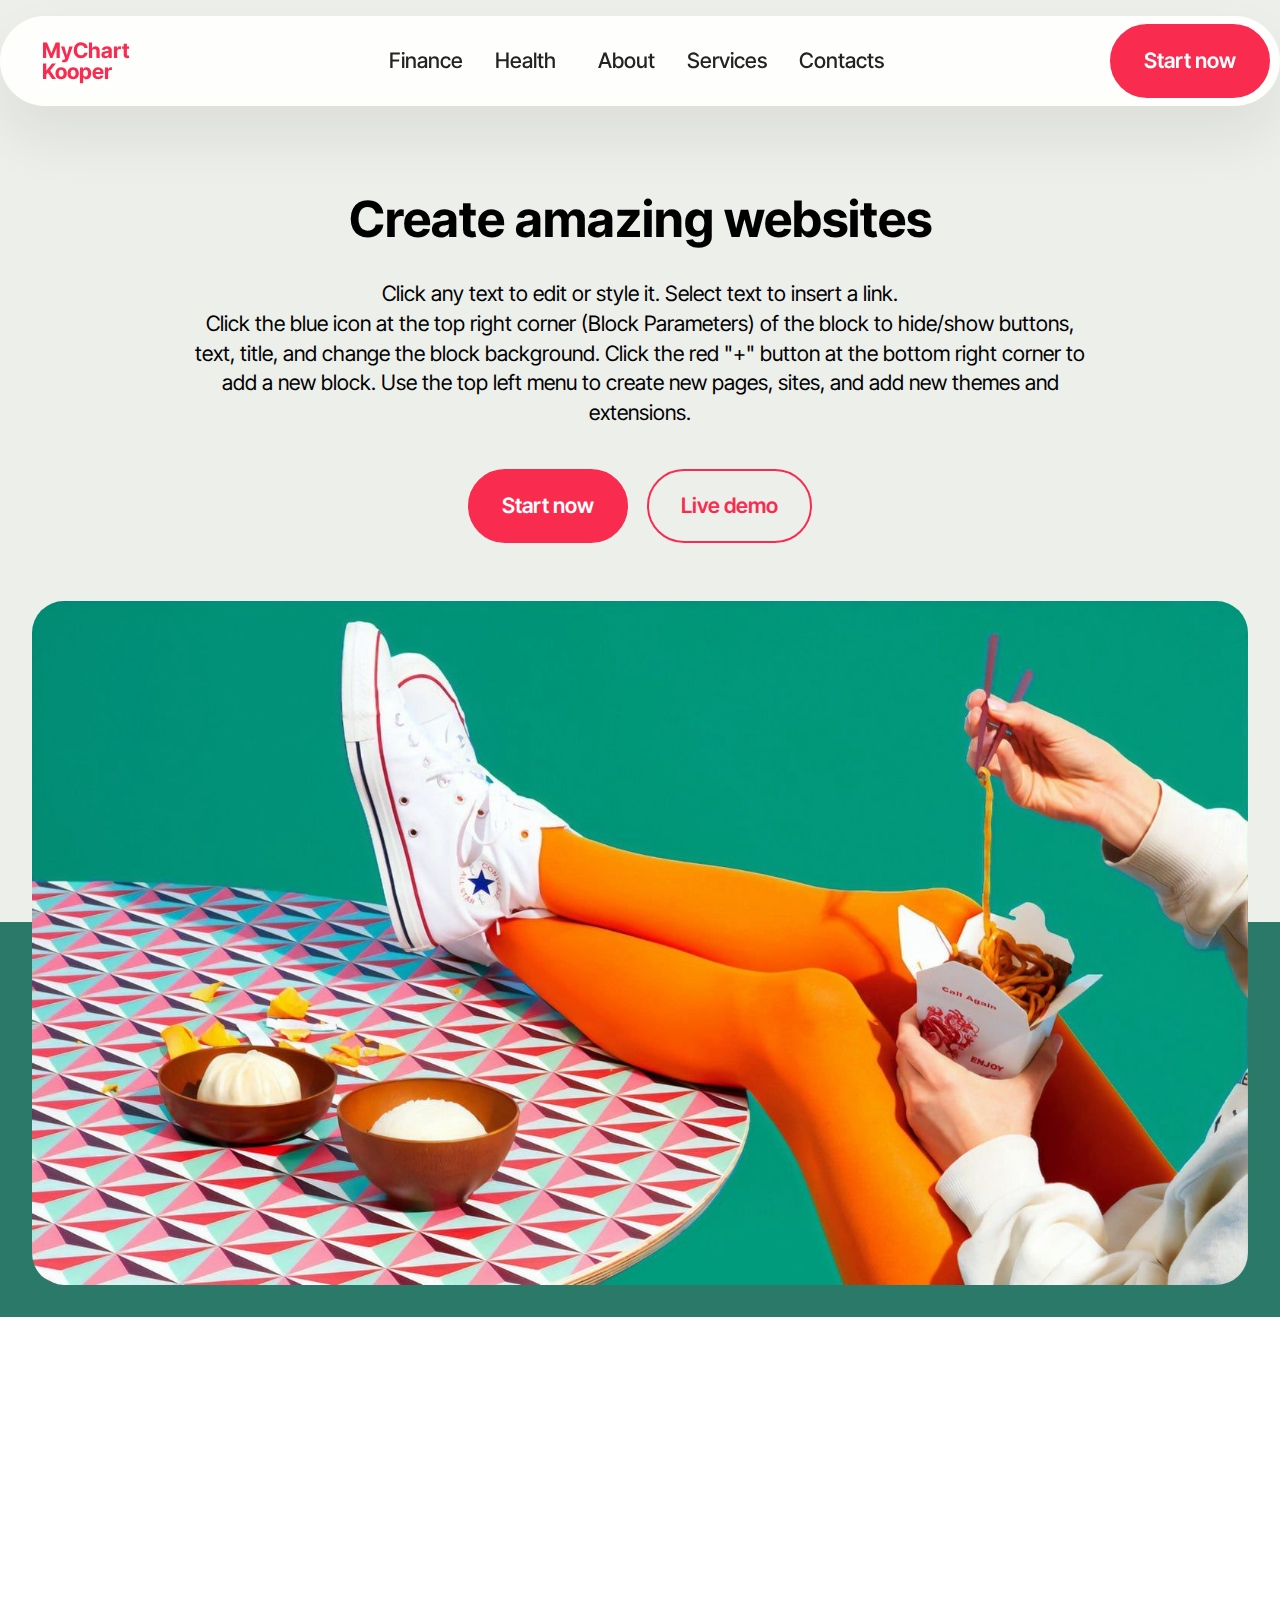
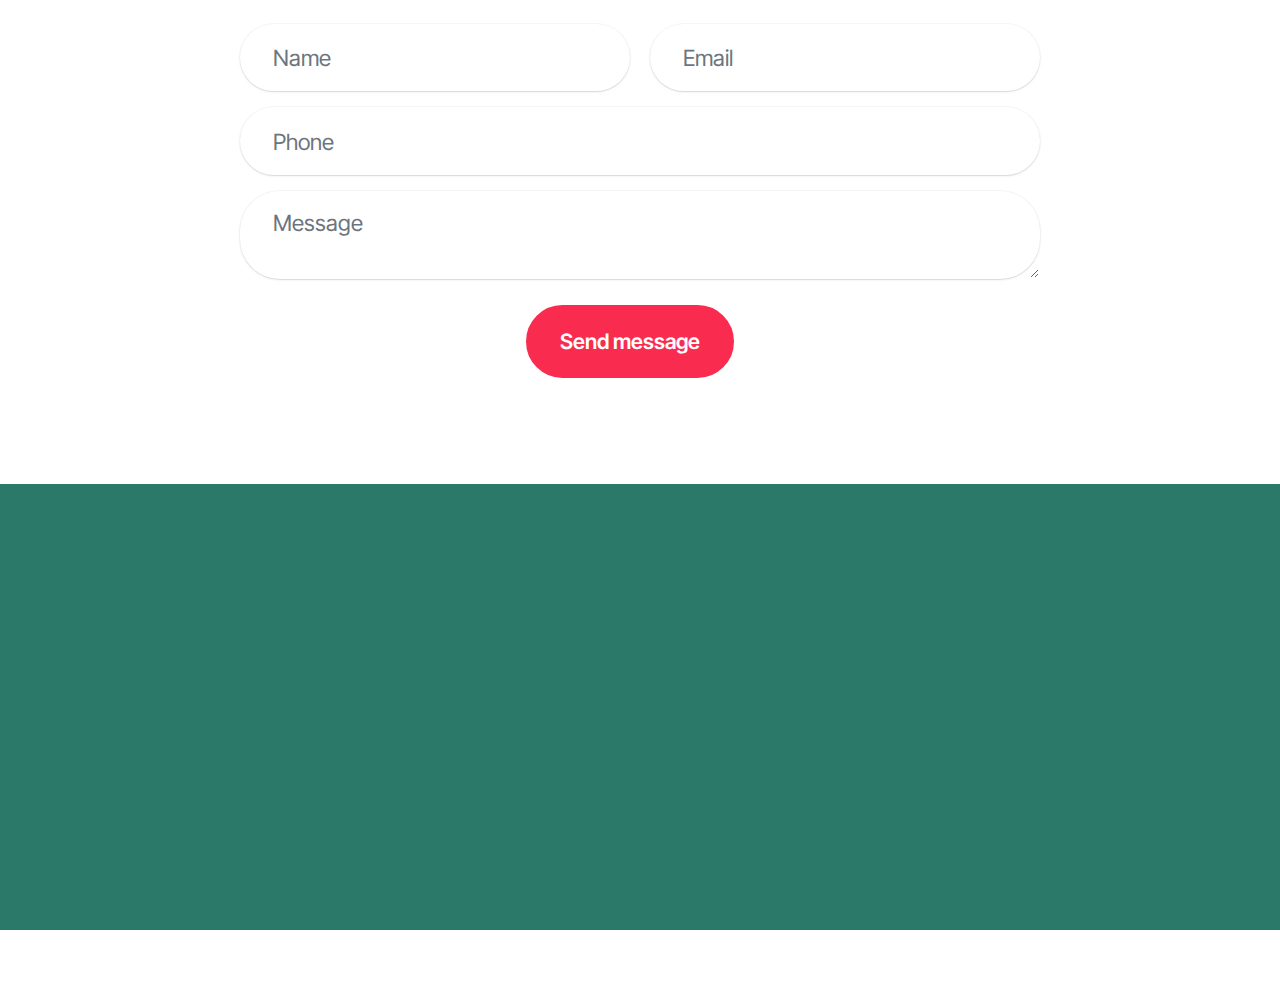
<file: page3.html>
<!DOCTYPE html>
<html  >
<head>
  <!-- Site made with Mobirise Website Builder v5.9.18, https://mobirise.com -->
  <meta charset="UTF-8">
  <meta http-equiv="X-UA-Compatible" content="IE=edge">
  <meta name="generator" content="Mobirise v5.9.18, mobirise.com">
  <meta name="viewport" content="width=device-width, initial-scale=1, minimum-scale=1">
  <link rel="shortcut icon" href="assets/images/my-chart-1-copy.webp" type="image/x-icon">
  <meta name="description" content="">
  
  
  <title>Terms</title>
  <link rel="stylesheet" href="assets/web/assets/mobirise-icons2/mobirise2.css">
  <link rel="stylesheet" href="assets/bootstrap/css/bootstrap.min.css">
  <link rel="stylesheet" href="assets/bootstrap/css/bootstrap-grid.min.css">
  <link rel="stylesheet" href="assets/bootstrap/css/bootstrap-reboot.min.css">
  <link rel="stylesheet" href="assets/animatecss/animate.css">
  <link rel="stylesheet" href="assets/dropdown/css/style.css">
  <link rel="stylesheet" href="assets/socicon/css/styles.css">
  <link rel="stylesheet" href="assets/theme/css/style.css">
  <link rel="preload" href="https://fonts.googleapis.com/css?family=Inter+Tight:100,200,300,400,500,600,700,800,900,100i,200i,300i,400i,500i,600i,700i,800i,900i&display=swap" as="style" onload="this.onload=null;this.rel='stylesheet'">
  <noscript><link rel="stylesheet" href="https://fonts.googleapis.com/css?family=Inter+Tight:100,200,300,400,500,600,700,800,900,100i,200i,300i,400i,500i,600i,700i,800i,900i&display=swap"></noscript>
  <link rel="preload" as="style" href="assets/mobirise/css/mbr-additional.css?v=cVuduC"><link rel="stylesheet" href="assets/mobirise/css/mbr-additional.css?v=cVuduC" type="text/css">

  
  
  
</head>
<body>
  
  <section data-bs-version="5.1" class="menu menu2 cid-ulYt5fX1P6" once="menu" id="menu02-1q">
	

	<nav class="navbar navbar-dropdown navbar-fixed-top navbar-expand-lg">
		<div class="container">
			<div class="navbar-brand">
				
				<span class="navbar-caption-wrap"><a class="navbar-caption text-primary display-4" href="index.html#header05-1">MyChart<br>Kooper</a></span>
			</div>
			<button class="navbar-toggler" type="button" data-toggle="collapse" data-bs-toggle="collapse" data-target="#navbarSupportedContent" data-bs-target="#navbarSupportedContent" aria-controls="navbarNavAltMarkup" aria-expanded="false" aria-label="Toggle navigation">
				<div class="hamburger">
					<span></span>
					<span></span>
					<span></span>
					<span></span>
				</div>
			</button>
			<div class="collapse navbar-collapse" id="navbarSupportedContent">
				<ul class="navbar-nav nav-dropdown" data-app-modern-menu="true"><li class="nav-item">
						<a class="nav-link link text-black text-primary display-4" href="index.html#header01-7">Finance</a>
					</li><li class="nav-item"><a class="nav-link link text-black text-primary display-4" href="index.html#top">Health</a></li><li class="nav-item"><a class="nav-link link text-black text-primary display-4" href="page2.html">&nbsp; About</a></li>
					<li class="nav-item">
						<a class="nav-link link text-black text-primary display-4" href="index.html#footer03-8" aria-expanded="false">Services</a>
					</li>
					<li class="nav-item">
						<a class="nav-link link text-black text-primary display-4" href="index.html#form02-6">Contacts</a>
					</li></ul>
				
				<div class="navbar-buttons mbr-section-btn"><a class="btn btn-primary display-4" href="index.html#form02-6"> Start now</a></div>
			</div>
		</div>
	</nav>
</section>

<section data-bs-version="5.1" class="header5 cid-ulYt5gDy4W" id="header05-1r">
	

	
	
	<div class="topbg"></div>
	<div class="align-center container">
		<div class="row justify-content-center">
			<div class="col-md-12 col-lg-9">
				<h1 class="mbr-section-title mbr-fonts-style mb-4 display-1"><strong>Create amazing websites</strong></h1>
				<p class="mbr-text mbr-fonts-style mb-4 display-7">Click any text to edit or style it. Select text to insert a link.
<br>Click the blue icon at the top right corner (Block Parameters) of the block to hide/show buttons, text, title, and change the block background. Click the red "+" button at the bottom right corner to add a new block. Use the top left menu to create new pages, sites, and add new themes and extensions.</p>
				<div class="mbr-section-btn mt-3"><a class="btn btn-primary display-7" href="index.html#form02-6">Start now</a> <a class="btn btn-primary-outline display-7" href="index.html#gallery02-v">Live demo</a></div>
			</div>
		</div>
		<div class="row mt-5 justify-content-center">
			<div class="col-12 col-lg-12">
				<img src="assets/images/11.jpg" alt="Mobirise Website Builder" title="">
			</div>
		</div>
	</div>
</section>

<section data-bs-version="5.1" class="form5 cid-ulYt5hlGxA" id="form02-1s">
    
    
    <div class="container">
        <div class="mbr-section-head mb-5">
            <h3 class="mbr-section-title mbr-fonts-style align-center mb-0 display-2">
                <strong>Contact Form</strong></h3>
            <h4 class="mbr-section-subtitle mbr-fonts-style align-center mb-0 mt-4 display-7">To change your notification email, click on any form field below.
<div>The number of submissions is limited to 10 per day without the Form Builder.</div></h4>
        </div>
        <div class="row justify-content-center mt-4">
            <div class="col-lg-8 mx-auto mbr-form" data-form-type="formoid">
                <form action="https://mobirise.eu/" method="POST" class="mbr-form form-with-styler" data-form-title="Form Name"><input type="hidden" name="email" data-form-email="true" value="rRvTnuZmd/sz5fBOENXmcZFvvYFOKT4ZmIvcrDKZaG6k/WHOnDEJAvGOY5KgYOukh50bXpORi2aRa6ywopYSRTDmKL67UkQg4Hg7fuQgrYyW+Gu2n/ezefnqYjXwzTNe">
                    <div class="row">
                        <div hidden="hidden" data-form-alert="" class="alert alert-success col-12">Thanks for filling out the form!</div>
                        <div hidden="hidden" data-form-alert-danger="" class="alert alert-danger col-12">
                            Oops...! some problem!
                        </div>
                    </div>
                    <div class="dragArea row">
                        <div class="col-md col-sm-12 form-group mb-3" data-for="name">
                            <input type="text" name="name" placeholder="Name" data-form-field="name" class="form-control" value="" id="name-form02-1s">
                        </div>
                        <div class="col-md col-sm-12 form-group mb-3" data-for="email">
                            <input type="email" name="email" placeholder="Email" data-form-field="email" class="form-control" value="" id="email-form02-1s">
                        </div>
                        <div class="col-12 form-group mb-3" data-for="phone">
                            <input type="tel" name="phone" placeholder="Phone" data-form-field="phone" class="form-control" value="" id="phone-form02-1s">
                        </div>
                        <div class="col-12 form-group mb-3" data-for="textarea">
                            <textarea name="textarea" placeholder="Message" data-form-field="textarea" class="form-control" id="textarea-form02-1s"></textarea>
                        </div>
                        <div class="col-lg-12 col-md-12 col-sm-12 align-center mbr-section-btn">
                            <button type="submit" class="btn btn-primary display-7">Send message</button>
                        </div>
                    </div>
                </form>
            </div>
        </div>
    </div>
</section>

<section data-bs-version="5.1" class="footer1 programm5 cid-ulYt5hXJrz" once="footers" id="footer03-1t">

        

    

    <div class="container">
        <div class="row">

            <div class="row-links mb-4">
                <ul class="header-menu">
                  
                  
                  
                  
                <li class="header-menu-item mbr-fonts-style display-5"><a href="index.html#top" class="text-danger">Home</a><br></li><li class="header-menu-item mbr-fonts-style display-5"><a href="index.html#features04-w" class="text-danger text-primary">Services</a></li><li class="header-menu-item mbr-fonts-style display-5"><a href="index.html#contacts02-9" class="text-danger">Contacts</a></li><li class="header-menu-item mbr-fonts-style display-5"><a href="page3.html" class="text-danger">Terms&nbsp;</a> &nbsp;<a href="page1.html" class="text-danger">Privacy policy</a>&nbsp;&nbsp;&nbsp;<a href="page4.html" class="text-danger">Disclaimer&nbsp;</a></li></ul>
              </div>

            <div class="col-12">
                <div class="social-row">
                    <div class="soc-item">
                        <a href="https://mobiri.se/" target="_blank">
                            <span class="mbr-iconfont socicon socicon-facebook display-7"></span>
                        </a>
                    </div>
                    <div class="soc-item">
                        <a href="https://mobiri.se/" target="_blank">
                            <span class="mbr-iconfont socicon-twitter socicon"></span>
                        </a>
                    </div>
                    <div class="soc-item">
                        <a href="https://mobiri.se/" target="_blank">
                            <span class="mbr-iconfont socicon-instagram socicon"></span>
                        </a>
                    </div>
                    <div class="soc-item">
                        <a href="https://mobiri.se/" target="_blank">
                            <span class="mbr-iconfont socicon-tiktok socicon"></span>
                        </a>
                    </div>
                    <div class="soc-item">
                        <a href="https://mobiri.se/" target="_blank">
                            <span class="mbr-iconfont socicon-youtube socicon"></span>
                        </a>
                    </div>
                </div>
            </div>
            <div class="col-12 mt-5">
                <p class="mbr-fonts-style copyright display-7">
                    © Copyright 2024 MyChart Koopers - All Rights Reserved
                </p>
            </div>
        </div>
    </div>
</section><section class="display-7" style="padding: 0;align-items: center;justify-content: center;flex-wrap: wrap;    align-content: center;display: flex;position: relative;height: 4rem;"><a href="https://mobiri.se/3382443" style="flex: 1 1;height: 4rem;position: absolute;width: 100%;z-index: 1;"><img alt="" style="height: 4rem;" src="[data-uri]"></a><p style="margin: 0;text-align: center;" class="display-7">&#8204;</p><a style="z-index:1" href="https://mobirise.com"> Website Building Software</a></section><script src="assets/bootstrap/js/bootstrap.bundle.min.js"></script>  <script src="assets/smoothscroll/smooth-scroll.js"></script>  <script src="assets/ytplayer/index.js"></script>  <script src="assets/dropdown/js/navbar-dropdown.js"></script>  <script src="assets/theme/js/script.js"></script>  <script src="assets/formoid/formoid.min.js"></script>  
  
  
  <input name="animation" type="hidden">
  </body>
</html>
</file>
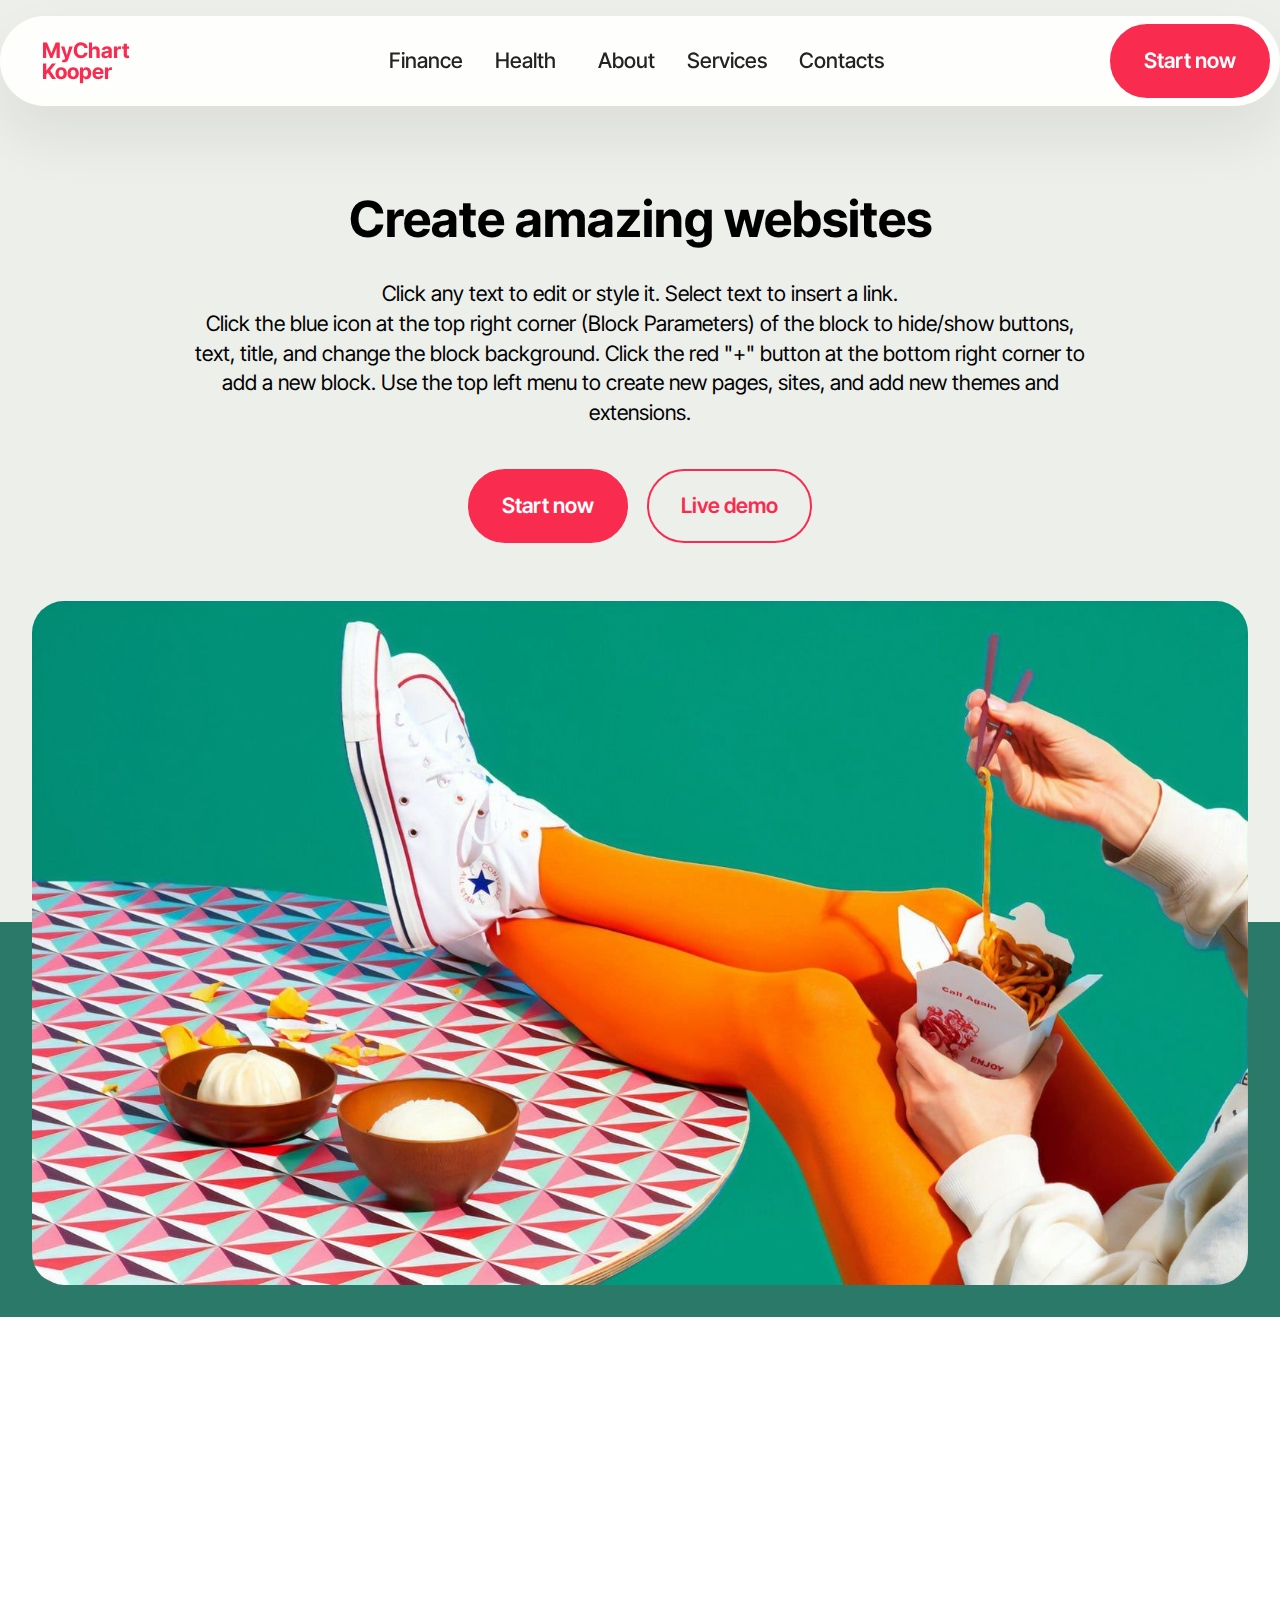
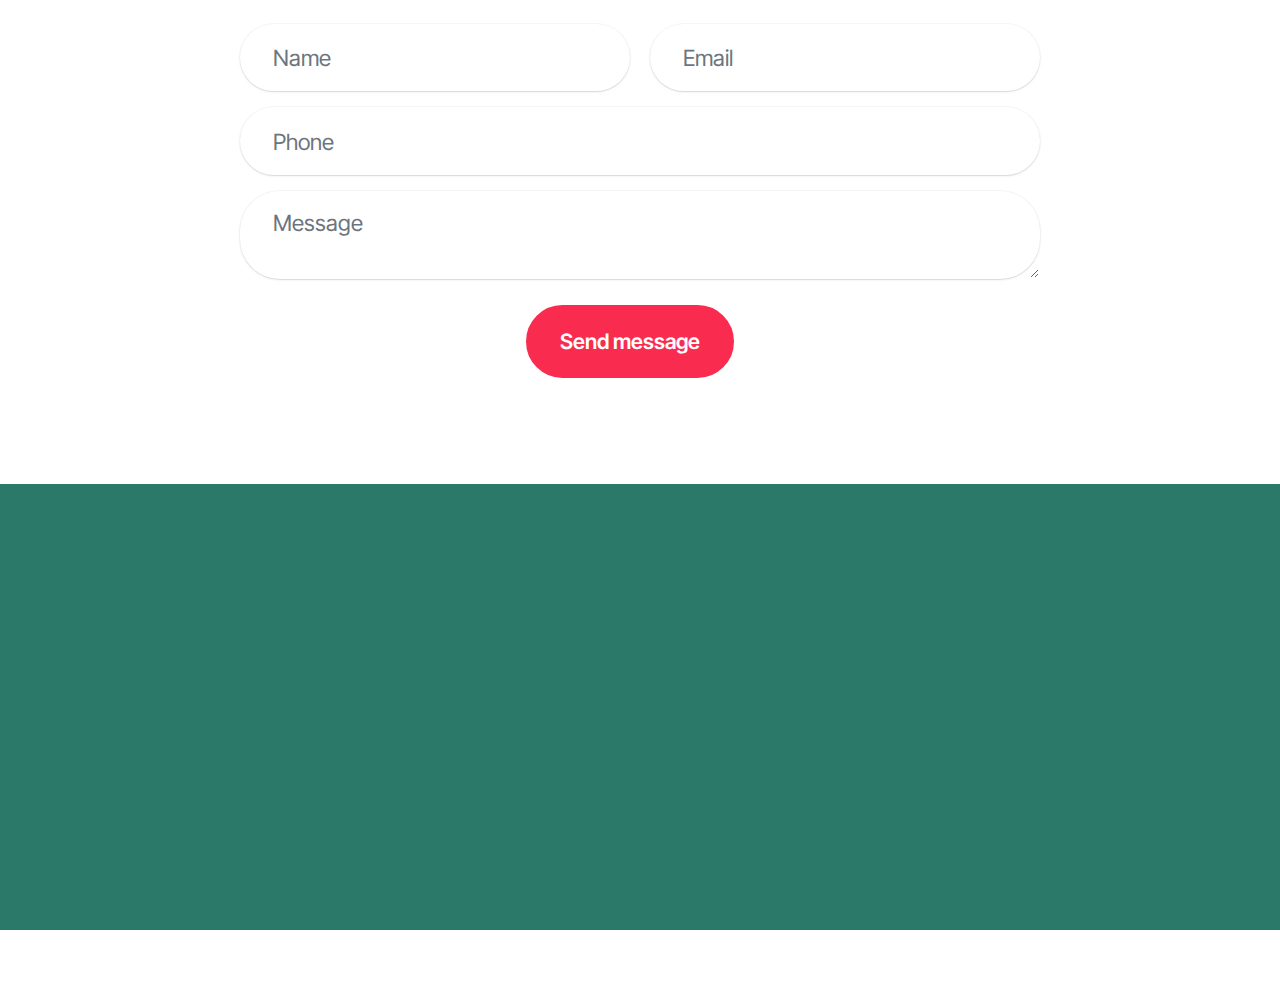
<file: page4.html>
<!DOCTYPE html>
<html  >
<head>
  <!-- Site made with Mobirise Website Builder v5.9.18, https://mobirise.com -->
  <meta charset="UTF-8">
  <meta http-equiv="X-UA-Compatible" content="IE=edge">
  <meta name="generator" content="Mobirise v5.9.18, mobirise.com">
  <meta name="viewport" content="width=device-width, initial-scale=1, minimum-scale=1">
  <link rel="shortcut icon" href="assets/images/my-chart-1-copy.webp" type="image/x-icon">
  <meta name="description" content="">
  
  
  <title>Disclamer</title>
  <link rel="stylesheet" href="assets/web/assets/mobirise-icons2/mobirise2.css">
  <link rel="stylesheet" href="assets/bootstrap/css/bootstrap.min.css">
  <link rel="stylesheet" href="assets/bootstrap/css/bootstrap-grid.min.css">
  <link rel="stylesheet" href="assets/bootstrap/css/bootstrap-reboot.min.css">
  <link rel="stylesheet" href="assets/animatecss/animate.css">
  <link rel="stylesheet" href="assets/dropdown/css/style.css">
  <link rel="stylesheet" href="assets/socicon/css/styles.css">
  <link rel="stylesheet" href="assets/theme/css/style.css">
  <link rel="preload" href="https://fonts.googleapis.com/css?family=Inter+Tight:100,200,300,400,500,600,700,800,900,100i,200i,300i,400i,500i,600i,700i,800i,900i&display=swap" as="style" onload="this.onload=null;this.rel='stylesheet'">
  <noscript><link rel="stylesheet" href="https://fonts.googleapis.com/css?family=Inter+Tight:100,200,300,400,500,600,700,800,900,100i,200i,300i,400i,500i,600i,700i,800i,900i&display=swap"></noscript>
  <link rel="preload" as="style" href="assets/mobirise/css/mbr-additional.css?v=MkF7Tu"><link rel="stylesheet" href="assets/mobirise/css/mbr-additional.css?v=MkF7Tu" type="text/css">

  
  
  
</head>
<body>
  
  <section data-bs-version="5.1" class="menu menu2 cid-ulYt8coKQW" once="menu" id="menu02-1u">
	

	<nav class="navbar navbar-dropdown navbar-fixed-top navbar-expand-lg">
		<div class="container">
			<div class="navbar-brand">
				
				<span class="navbar-caption-wrap"><a class="navbar-caption text-primary display-4" href="index.html#header05-1">MyChart<br>Kooper</a></span>
			</div>
			<button class="navbar-toggler" type="button" data-toggle="collapse" data-bs-toggle="collapse" data-target="#navbarSupportedContent" data-bs-target="#navbarSupportedContent" aria-controls="navbarNavAltMarkup" aria-expanded="false" aria-label="Toggle navigation">
				<div class="hamburger">
					<span></span>
					<span></span>
					<span></span>
					<span></span>
				</div>
			</button>
			<div class="collapse navbar-collapse" id="navbarSupportedContent">
				<ul class="navbar-nav nav-dropdown" data-app-modern-menu="true"><li class="nav-item">
						<a class="nav-link link text-black text-primary display-4" href="index.html#header01-7">Finance</a>
					</li><li class="nav-item"><a class="nav-link link text-black text-primary display-4" href="index.html#top">Health</a></li><li class="nav-item"><a class="nav-link link text-black text-primary display-4" href="page2.html">&nbsp; About</a></li>
					<li class="nav-item">
						<a class="nav-link link text-black text-primary display-4" href="index.html#footer03-8" aria-expanded="false">Services</a>
					</li>
					<li class="nav-item">
						<a class="nav-link link text-black text-primary display-4" href="index.html#form02-6">Contacts</a>
					</li></ul>
				
				<div class="navbar-buttons mbr-section-btn"><a class="btn btn-primary display-4" href="index.html#form02-6"> Start now</a></div>
			</div>
		</div>
	</nav>
</section>

<section data-bs-version="5.1" class="header5 cid-ulYt8dt9Wv" id="header05-1v">
	

	
	
	<div class="topbg"></div>
	<div class="align-center container">
		<div class="row justify-content-center">
			<div class="col-md-12 col-lg-9">
				<h1 class="mbr-section-title mbr-fonts-style mb-4 display-1"><strong>Create amazing websites</strong></h1>
				<p class="mbr-text mbr-fonts-style mb-4 display-7">Click any text to edit or style it. Select text to insert a link.
<br>Click the blue icon at the top right corner (Block Parameters) of the block to hide/show buttons, text, title, and change the block background. Click the red "+" button at the bottom right corner to add a new block. Use the top left menu to create new pages, sites, and add new themes and extensions.</p>
				<div class="mbr-section-btn mt-3"><a class="btn btn-primary display-7" href="index.html#form02-6">Start now</a> <a class="btn btn-primary-outline display-7" href="index.html#gallery02-v">Live demo</a></div>
			</div>
		</div>
		<div class="row mt-5 justify-content-center">
			<div class="col-12 col-lg-12">
				<img src="assets/images/11.jpg" alt="Mobirise Website Builder" title="">
			</div>
		</div>
	</div>
</section>

<section data-bs-version="5.1" class="form5 cid-ulYt8eneHJ" id="form02-1w">
    
    
    <div class="container">
        <div class="mbr-section-head mb-5">
            <h3 class="mbr-section-title mbr-fonts-style align-center mb-0 display-2">
                <strong>Contact Form</strong></h3>
            <h4 class="mbr-section-subtitle mbr-fonts-style align-center mb-0 mt-4 display-7">To change your notification email, click on any form field below.
<div>The number of submissions is limited to 10 per day without the Form Builder.</div></h4>
        </div>
        <div class="row justify-content-center mt-4">
            <div class="col-lg-8 mx-auto mbr-form" data-form-type="formoid">
                <form action="https://mobirise.eu/" method="POST" class="mbr-form form-with-styler" data-form-title="Form Name"><input type="hidden" name="email" data-form-email="true" value="GFPVBFdrj4cv48ESx3kmM/N3/St2qPGeSytLhKhTM2Io7l+9ytQ4Ezy/pLcc9++SrO8YtwtTPgJlNNCgWhsgVXYppi+FpJrv5Exv3sxMvduhpbV7IZ5Bz2H0F1SL0U8Z">
                    <div class="row">
                        <div hidden="hidden" data-form-alert="" class="alert alert-success col-12">Thanks for filling out the form!</div>
                        <div hidden="hidden" data-form-alert-danger="" class="alert alert-danger col-12">
                            Oops...! some problem!
                        </div>
                    </div>
                    <div class="dragArea row">
                        <div class="col-md col-sm-12 form-group mb-3" data-for="name">
                            <input type="text" name="name" placeholder="Name" data-form-field="name" class="form-control" value="" id="name-form02-1w">
                        </div>
                        <div class="col-md col-sm-12 form-group mb-3" data-for="email">
                            <input type="email" name="email" placeholder="Email" data-form-field="email" class="form-control" value="" id="email-form02-1w">
                        </div>
                        <div class="col-12 form-group mb-3" data-for="phone">
                            <input type="tel" name="phone" placeholder="Phone" data-form-field="phone" class="form-control" value="" id="phone-form02-1w">
                        </div>
                        <div class="col-12 form-group mb-3" data-for="textarea">
                            <textarea name="textarea" placeholder="Message" data-form-field="textarea" class="form-control" id="textarea-form02-1w"></textarea>
                        </div>
                        <div class="col-lg-12 col-md-12 col-sm-12 align-center mbr-section-btn">
                            <button type="submit" class="btn btn-primary display-7">Send message</button>
                        </div>
                    </div>
                </form>
            </div>
        </div>
    </div>
</section>

<section data-bs-version="5.1" class="footer1 programm5 cid-ulYt8fsvFJ" once="footers" id="footer03-1x">

        

    

    <div class="container">
        <div class="row">

            <div class="row-links mb-4">
                <ul class="header-menu">
                  
                  
                  
                  
                <li class="header-menu-item mbr-fonts-style display-5"><a href="index.html#top" class="text-danger">Home</a><br></li><li class="header-menu-item mbr-fonts-style display-5"><a href="index.html#features04-w" class="text-danger text-primary">Services</a></li><li class="header-menu-item mbr-fonts-style display-5"><a href="index.html#contacts02-9" class="text-danger">Contacts</a></li><li class="header-menu-item mbr-fonts-style display-5"><a href="page3.html" class="text-danger">Terms&nbsp;</a> &nbsp;<a href="page1.html" class="text-danger">Privacy policy</a>&nbsp;&nbsp;&nbsp;<a href="page4.html" class="text-danger">Disclaimer&nbsp;</a></li></ul>
              </div>

            <div class="col-12">
                <div class="social-row">
                    <div class="soc-item">
                        <a href="https://mobiri.se/" target="_blank">
                            <span class="mbr-iconfont socicon socicon-facebook display-7"></span>
                        </a>
                    </div>
                    <div class="soc-item">
                        <a href="https://mobiri.se/" target="_blank">
                            <span class="mbr-iconfont socicon-twitter socicon"></span>
                        </a>
                    </div>
                    <div class="soc-item">
                        <a href="https://mobiri.se/" target="_blank">
                            <span class="mbr-iconfont socicon-instagram socicon"></span>
                        </a>
                    </div>
                    <div class="soc-item">
                        <a href="https://mobiri.se/" target="_blank">
                            <span class="mbr-iconfont socicon-tiktok socicon"></span>
                        </a>
                    </div>
                    <div class="soc-item">
                        <a href="https://mobiri.se/" target="_blank">
                            <span class="mbr-iconfont socicon-youtube socicon"></span>
                        </a>
                    </div>
                </div>
            </div>
            <div class="col-12 mt-5">
                <p class="mbr-fonts-style copyright display-7">
                    © Copyright 2024 MyChart Koopers - All Rights Reserved
                </p>
            </div>
        </div>
    </div>
</section><section class="display-7" style="padding: 0;align-items: center;justify-content: center;flex-wrap: wrap;    align-content: center;display: flex;position: relative;height: 4rem;"><a href="https://mobiri.se/3382443" style="flex: 1 1;height: 4rem;position: absolute;width: 100%;z-index: 1;"><img alt="" style="height: 4rem;" src="[data-uri]"></a><p style="margin: 0;text-align: center;" class="display-7">&#8204;</p><a style="z-index:1" href="https://mobirise.com/builder/no-code-website-builder.html">No Code Website Builder</a></section><script src="assets/bootstrap/js/bootstrap.bundle.min.js"></script>  <script src="assets/smoothscroll/smooth-scroll.js"></script>  <script src="assets/ytplayer/index.js"></script>  <script src="assets/dropdown/js/navbar-dropdown.js"></script>  <script src="assets/theme/js/script.js"></script>  <script src="assets/formoid/formoid.min.js"></script>  
  
  
  <input name="animation" type="hidden">
  </body>
</html>
</file>
<file: assets/web/assets/mobirise-icons2/mobirise2.css>
@font-face {
  font-family: 'Moririse2';
  font-display: swap;
  src:  url('mobirise2.eot?f2bix4');
  src:  url('mobirise2.eot?f2bix4#iefix') format('embedded-opentype'),
    url('mobirise2.ttf?f2bix4') format('truetype'),
    url('mobirise2.woff?f2bix4') format('woff'),
    url('mobirise2.svg?f2bix4#mobirise2') format('svg');
  font-weight: normal;
  font-style: normal;
}

[class^="mobi-"], [class*=" mobi-"] {
  /* use !important to prevent issues with browser extensions that change fonts */
  font-family: 'Moririse2' !important;
  speak: none;
  font-style: normal;
  font-weight: normal;
  font-variant: normal;
  text-transform: none;
  line-height: 1;

  /* Better Font Rendering =========== */
  -webkit-font-smoothing: antialiased;
  -moz-osx-font-smoothing: grayscale;
}

.mobi-mbri-add-submenu:before {
  content: "\e900";
}
.mobi-mbri-alert:before {
  content: "\e901";
}
.mobi-mbri-align-center:before {
  content: "\e902";
}
.mobi-mbri-align-justify:before {
  content: "\e903";
}
.mobi-mbri-align-left:before {
  content: "\e904";
}
.mobi-mbri-align-right:before {
  content: "\e905";
}
.mobi-mbri-android:before {
  content: "\e906";
}
.mobi-mbri-apple:before {
  content: "\e907";
}
.mobi-mbri-arrow-down:before {
  content: "\e908";
}
.mobi-mbri-arrow-next:before {
  content: "\e909";
}
.mobi-mbri-arrow-prev:before {
  content: "\e90a";
}
.mobi-mbri-arrow-up:before {
  content: "\e90b";
}
.mobi-mbri-bold:before {
  content: "\e90c";
}
.mobi-mbri-bookmark:before {
  content: "\e90d";
}
.mobi-mbri-bootstrap:before {
  content: "\e90e";
}
.mobi-mbri-briefcase:before {
  content: "\e90f";
}
.mobi-mbri-browse:before {
  content: "\e910";
}
.mobi-mbri-bulleted-list:before {
  content: "\e911";
}
.mobi-mbri-calendar:before {
  content: "\e912";
}
.mobi-mbri-camera:before {
  content: "\e913";
}
.mobi-mbri-cart-add:before {
  content: "\e914";
}
.mobi-mbri-cart-full:before {
  content: "\e915";
}
.mobi-mbri-cash:before {
  content: "\e916";
}
.mobi-mbri-change-style:before {
  content: "\e917";
}
.mobi-mbri-chat:before {
  content: "\e918";
}
.mobi-mbri-clock:before {
  content: "\e919";
}
.mobi-mbri-close:before {
  content: "\e91a";
}
.mobi-mbri-cloud:before {
  content: "\e91b";
}
.mobi-mbri-code:before {
  content: "\e91c";
}
.mobi-mbri-contact-form:before {
  content: "\e91d";
}
.mobi-mbri-credit-card:before {
  content: "\e91e";
}
.mobi-mbri-cursor-click:before {
  content: "\e91f";
}
.mobi-mbri-cust-feedback:before {
  content: "\e920";
}
.mobi-mbri-database:before {
  content: "\e921";
}
.mobi-mbri-delivery:before {
  content: "\e922";
}
.mobi-mbri-desktop:before {
  content: "\e923";
}
.mobi-mbri-devices:before {
  content: "\e924";
}
.mobi-mbri-down:before {
  content: "\e925";
}
.mobi-mbri-download-2:before {
  content: "\e926";
}
.mobi-mbri-download:before {
  content: "\e927";
}
.mobi-mbri-drag-n-drop-2:before {
  content: "\e928";
}
.mobi-mbri-drag-n-drop:before {
  content: "\e929";
}
.mobi-mbri-edit-2:before {
  content: "\e92a";
}
.mobi-mbri-edit:before {
  content: "\e92b";
}
.mobi-mbri-error:before {
  content: "\e92c";
}
.mobi-mbri-extension:before {
  content: "\e92d";
}
.mobi-mbri-features:before {
  content: "\e92e";
}
.mobi-mbri-file:before {
  content: "\e92f";
}
.mobi-mbri-flag:before {
  content: "\e930";
}
.mobi-mbri-folder:before {
  content: "\e931";
}
.mobi-mbri-gift:before {
  content: "\e932";
}
.mobi-mbri-github:before {
  content: "\e933";
}
.mobi-mbri-globe-2:before {
  content: "\e934";
}
.mobi-mbri-globe:before {
  content: "\e935";
}
.mobi-mbri-growing-chart:before {
  content: "\e936";
}
.mobi-mbri-hearth:before {
  content: "\e937";
}
.mobi-mbri-help:before {
  content: "\e938";
}
.mobi-mbri-home:before {
  content: "\e939";
}
.mobi-mbri-hot-cup:before {
  content: "\e93a";
}
.mobi-mbri-idea:before {
  content: "\e93b";
}
.mobi-mbri-image-gallery:before {
  content: "\e93c";
}
.mobi-mbri-image-slider:before {
  content: "\e93d";
}
.mobi-mbri-info:before {
  content: "\e93e";
}
.mobi-mbri-italic:before {
  content: "\e93f";
}
.mobi-mbri-key:before {
  content: "\e940";
}
.mobi-mbri-laptop:before {
  content: "\e941";
}
.mobi-mbri-layers:before {
  content: "\e942";
}
.mobi-mbri-left-right:before {
  content: "\e943";
}
.mobi-mbri-left:before {
  content: "\e944";
}
.mobi-mbri-letter:before {
  content: "\e945";
}
.mobi-mbri-like:before {
  content: "\e946";
}
.mobi-mbri-link:before {
  content: "\e947";
}
.mobi-mbri-lock:before {
  content: "\e948";
}
.mobi-mbri-login:before {
  content: "\e949";
}
.mobi-mbri-logout:before {
  content: "\e94a";
}
.mobi-mbri-magic-stick:before {
  content: "\e94b";
}
.mobi-mbri-map-pin:before {
  content: "\e94c";
}
.mobi-mbri-menu:before {
  content: "\e94d";
}
.mobi-mbri-mobile-2:before {
  content: "\e94e";
}
.mobi-mbri-mobile-horizontal:before {
  content: "\e94f";
}
.mobi-mbri-mobile:before {
  content: "\e950";
}
.mobi-mbri-mobirise:before {
  content: "\e951";
}
.mobi-mbri-more-horizontal:before {
  content: "\e952";
}
.mobi-mbri-more-vertical:before {
  content: "\e953";
}
.mobi-mbri-music:before {
  content: "\e954";
}
.mobi-mbri-new-file:before {
  content: "\e955";
}
.mobi-mbri-numbered-list:before {
  content: "\e956";
}
.mobi-mbri-opened-folder:before {
  content: "\e957";
}
.mobi-mbri-pages:before {
  content: "\e958";
}
.mobi-mbri-paper-plane:before {
  content: "\e959";
}
.mobi-mbri-paperclip:before {
  content: "\e95a";
}
.mobi-mbri-phone:before {
  content: "\e95b";
}
.mobi-mbri-photo:before {
  content: "\e95c";
}
.mobi-mbri-photos:before {
  content: "\e95d";
}
.mobi-mbri-pin:before {
  content: "\e95e";
}
.mobi-mbri-play:before {
  content: "\e95f";
}
.mobi-mbri-plus:before {
  content: "\e960";
}
.mobi-mbri-preview:before {
  content: "\e961";
}
.mobi-mbri-print:before {
  content: "\e962";
}
.mobi-mbri-protect:before {
  content: "\e963";
}
.mobi-mbri-question:before {
  content: "\e964";
}
.mobi-mbri-quote-left:before {
  content: "\e965";
}
.mobi-mbri-quote-right:before {
  content: "\e966";
}
.mobi-mbri-redo:before {
  content: "\e967";
}
.mobi-mbri-refresh:before {
  content: "\e968";
}
.mobi-mbri-responsive-2:before {
  content: "\e969";
}
.mobi-mbri-responsive:before {
  content: "\e96a";
}
.mobi-mbri-right:before {
  content: "\e96b";
}
.mobi-mbri-rocket:before {
  content: "\e96c";
}
.mobi-mbri-sad-face:before {
  content: "\e96d";
}
.mobi-mbri-sale:before {
  content: "\e96e";
}
.mobi-mbri-save:before {
  content: "\e96f";
}
.mobi-mbri-search:before {
  content: "\e970";
}
.mobi-mbri-setting-2:before {
  content: "\e971";
}
.mobi-mbri-setting-3:before {
  content: "\e972";
}
.mobi-mbri-setting:before {
  content: "\e973";
}
.mobi-mbri-share:before {
  content: "\e974";
}
.mobi-mbri-shopping-bag:before {
  content: "\e975";
}
.mobi-mbri-shopping-basket:before {
  content: "\e976";
}
.mobi-mbri-shopping-cart:before {
  content: "\e977";
}
.mobi-mbri-sites:before {
  content: "\e978";
}
.mobi-mbri-smile-face:before {
  content: "\e979";
}
.mobi-mbri-speed:before {
  content: "\e97a";
}
.mobi-mbri-star:before {
  content: "\e97b";
}
.mobi-mbri-success:before {
  content: "\e97c";
}
.mobi-mbri-sun:before {
  content: "\e97d";
}
.mobi-mbri-sun2:before {
  content: "\e97e";
}
.mobi-mbri-tablet-vertical:before {
  content: "\e97f";
}
.mobi-mbri-tablet:before {
  content: "\e980";
}
.mobi-mbri-target:before {
  content: "\e981";
}
.mobi-mbri-timer:before {
  content: "\e982";
}
.mobi-mbri-to-ftp:before {
  content: "\e983";
}
.mobi-mbri-to-local-drive:before {
  content: "\e984";
}
.mobi-mbri-touch-swipe:before {
  content: "\e985";
}
.mobi-mbri-touch:before {
  content: "\e986";
}
.mobi-mbri-trash:before {
  content: "\e987";
}
.mobi-mbri-underline:before {
  content: "\e988";
}
.mobi-mbri-undo:before {
  content: "\e989";
}
.mobi-mbri-unlink:before {
  content: "\e98a";
}
.mobi-mbri-unlock:before {
  content: "\e98b";
}
.mobi-mbri-up-down:before {
  content: "\e98c";
}
.mobi-mbri-up:before {
  content: "\e98d";
}
.mobi-mbri-update:before {
  content: "\e98e";
}
.mobi-mbri-upload-2:before {
  content: "\e98f";
}
.mobi-mbri-upload:before {
  content: "\e990";
}
.mobi-mbri-user-2:before {
  content: "\e991";
}
.mobi-mbri-user:before {
  content: "\e992";
}
.mobi-mbri-users:before {
  content: "\e993";
}
.mobi-mbri-video-play:before {
  content: "\e994";
}
.mobi-mbri-video:before {
  content: "\e995";
}
.mobi-mbri-watch:before {
  content: "\e996";
}
.mobi-mbri-website-theme-2:before {
  content: "\e997";
}
.mobi-mbri-website-theme:before {
  content: "\e998";
}
.mobi-mbri-wifi:before {
  content: "\e999";
}
.mobi-mbri-windows:before {
  content: "\e99a";
}
.mobi-mbri-zoom-in:before {
  content: "\e99b";
}
.mobi-mbri-zoom-out:before {
  content: "\e99c";
}
</file>
<file: assets/parallax/jarallax.css>
.jarallax {
    position: relative;
    z-index: 0;
}
.jarallax > .jarallax-img {
    position: absolute;
    object-fit: cover;
    /* support for plugin https://github.com/bfred-it/object-fit-images */
    font-family: 'object-fit: cover;';
    top: 0;
    left: 0;
    width: 100%;
    height: 100%;
    z-index: -1;
}
</file>
<file: assets/dropdown/css/style.css>
.navbar-dropdown {
  left: 0;
  padding: 0;
  position: absolute;
  right: 0;
  top: 0;
  transition: all 0.45s ease;
  z-index: 1030;
  background: #282828; }
  .navbar-dropdown .navbar-logo {
    margin-right: 0.8rem;
    transition: margin 0.3s ease-in-out;
    vertical-align: middle; }
    .navbar-dropdown .navbar-logo img {
      height: 3.125rem;
      transition: all 0.3s ease-in-out; }
    .navbar-dropdown .navbar-logo.mbr-iconfont {
      font-size: 3.125rem;
      line-height: 3.125rem; }
  .navbar-dropdown .navbar-caption {
    font-weight: 700;
    white-space: normal;
    vertical-align: -4px;
    line-height: 3.125rem !important; }
    .navbar-dropdown .navbar-caption, .navbar-dropdown .navbar-caption:hover {
      color: inherit;
      text-decoration: none; }
  .navbar-dropdown .mbr-iconfont + .navbar-caption {
    vertical-align: -1px; }
  .navbar-dropdown.navbar-fixed-top {
    position: fixed; }
  .navbar-dropdown .navbar-brand span {
    vertical-align: -4px; }
  .navbar-dropdown.bg-color.transparent {
    background: none; }
  .navbar-dropdown.navbar-short .navbar-brand {
    padding: 0.625rem 0; }
    .navbar-dropdown.navbar-short .navbar-brand span {
      vertical-align: -1px; }
  .navbar-dropdown.navbar-short .navbar-caption {
    line-height: 2.375rem !important;
    vertical-align: -2px; }
  .navbar-dropdown.navbar-short .navbar-logo {
    margin-right: 0.5rem; }
    .navbar-dropdown.navbar-short .navbar-logo img {
      height: 2.375rem; }
    .navbar-dropdown.navbar-short .navbar-logo.mbr-iconfont {
      font-size: 2.375rem;
      line-height: 2.375rem; }
  .navbar-dropdown.navbar-short .mbr-table-cell {
    height: 3.625rem; }
  .navbar-dropdown .navbar-close {
    left: 0.6875rem;
    position: fixed;
    top: 0.75rem;
    z-index: 1000; }
  .navbar-dropdown .hamburger-icon {
    content: "";
    display: inline-block;
    vertical-align: middle;
    width: 16px;
    -webkit-box-shadow: 0 -6px 0 1px #282828,0 0 0 1px #282828,0 6px 0 1px #282828;
    -moz-box-shadow: 0 -6px 0 1px #282828,0 0 0 1px #282828,0 6px 0 1px #282828;
    box-shadow: 0 -6px 0 1px #282828,0 0 0 1px #282828,0 6px 0 1px #282828; }

.dropdown-menu .dropdown-toggle[data-toggle="dropdown-submenu"]::after {
  border-bottom: 0.35em solid transparent;
  border-left: 0.35em solid;
  border-right: 0;
  border-top: 0.35em solid transparent;
  margin-left: 0.3rem; }

.dropdown-menu .dropdown-item:focus {
  outline: 0; }

.nav-dropdown {
  font-size: 0.75rem;
  font-weight: 500;
  height: auto !important; }
  .nav-dropdown .nav-btn {
    padding-left: 1rem; }
  .nav-dropdown .link {
    margin: .667em 1.667em;
    font-weight: 500;
    padding: 0;
    transition: color .2s ease-in-out; }
    .nav-dropdown .link.dropdown-toggle {
      margin-right: 2.583em; }
      .nav-dropdown .link.dropdown-toggle::after {
        margin-left: .25rem;
        border-top: 0.35em solid;
        border-right: 0.35em solid transparent;
        border-left: 0.35em solid transparent;
        border-bottom: 0; }
      .nav-dropdown .link.dropdown-toggle[aria-expanded="true"] {
        margin: 0;
        padding: 0.667em 3.263em  0.667em 1.667em; }
  .nav-dropdown .link::after,
  .nav-dropdown .dropdown-item::after {
    color: inherit; }
  .nav-dropdown .btn {
    font-size: 0.75rem;
    font-weight: 700;
    letter-spacing: 0;
    margin-bottom: 0;
    padding-left: 1.25rem;
    padding-right: 1.25rem; }
  .nav-dropdown .dropdown-menu {
    border-radius: 0;
    border: 0;
    left: 0;
    margin: 0;
    padding-bottom: 1.25rem;
    padding-top: 1.25rem;
    position: relative; }
  .nav-dropdown .dropdown-submenu {
    margin-left: 0.125rem;
    top: 0; }
  .nav-dropdown .dropdown-item {
    font-weight: 500;
    line-height: 2;
    padding: 0.3846em 4.615em 0.3846em 1.5385em;
    position: relative;
    transition: color .2s ease-in-out, background-color .2s ease-in-out; }
    .nav-dropdown .dropdown-item::after {
      margin-top: -0.3077em;
      position: absolute;
      right: 1.1538em;
      top: 50%; }
    .nav-dropdown .dropdown-item:focus, .nav-dropdown .dropdown-item:hover {
      background: none; }

@media (max-width: 767px) {
  .nav-dropdown.navbar-toggleable-sm {
    bottom: 0;
    display: none;
    left: 0;
    overflow-x: hidden;
    position: fixed;
    top: 0;
    transform: translateX(-100%);
    -ms-transform: translateX(-100%);
    -webkit-transform: translateX(-100%);
    width: 18.75rem;
    z-index: 999; } }
.nav-dropdown.navbar-toggleable-xl {
  bottom: 0;
  display: none;
  left: 0;
  overflow-x: hidden;
  position: fixed;
  top: 0;
  transform: translateX(-100%);
  -ms-transform: translateX(-100%);
  -webkit-transform: translateX(-100%);
  width: 18.75rem;
  z-index: 999; }

.nav-dropdown-sm {
  display: block !important;
  overflow-x: hidden;
  overflow: auto;
  padding-top: 3.875rem; }
  .nav-dropdown-sm::after {
    content: "";
    display: block;
    height: 3rem;
    width: 100%; }
  .nav-dropdown-sm.collapse.in ~ .navbar-close {
    display: block !important; }
  .nav-dropdown-sm.collapsing, .nav-dropdown-sm.collapse.in {
    transform: translateX(0);
    -ms-transform: translateX(0);
    -webkit-transform: translateX(0);
    transition: all 0.25s ease-out;
    -webkit-transition: all 0.25s ease-out;
    background: #282828; }
  .nav-dropdown-sm.collapsing[aria-expanded="false"] {
    transform: translateX(-100%);
    -ms-transform: translateX(-100%);
    -webkit-transform: translateX(-100%); }
  .nav-dropdown-sm .nav-item {
    display: block;
    margin-left: 0 !important;
    padding-left: 0; }
  .nav-dropdown-sm .link,
  .nav-dropdown-sm .dropdown-item {
    border-top: 1px dotted rgba(255, 255, 255, 0.1);
    font-size: 0.8125rem;
    line-height: 1.6;
    margin: 0 !important;
    padding: 0.875rem 2.4rem 0.875rem 1.5625rem !important;
    position: relative;
    white-space: normal; }
    .nav-dropdown-sm .link:focus, .nav-dropdown-sm .link:hover,
    .nav-dropdown-sm .dropdown-item:focus,
    .nav-dropdown-sm .dropdown-item:hover {
      background: rgba(0, 0, 0, 0.2) !important;
      color: #c0a375; }
  .nav-dropdown-sm .nav-btn {
    position: relative;
    padding: 1.5625rem 1.5625rem 0 1.5625rem; }
    .nav-dropdown-sm .nav-btn::before {
      border-top: 1px dotted rgba(255, 255, 255, 0.1);
      content: "";
      left: 0;
      position: absolute;
      top: 0;
      width: 100%; }
    .nav-dropdown-sm .nav-btn + .nav-btn {
      padding-top: 0.625rem; }
      .nav-dropdown-sm .nav-btn + .nav-btn::before {
        display: none; }
  .nav-dropdown-sm .btn {
    padding: 0.625rem 0; }
  .nav-dropdown-sm .dropdown-toggle[data-toggle="dropdown-submenu"]::after {
    margin-left: .25rem;
    border-top: 0.35em solid;
    border-right: 0.35em solid transparent;
    border-left: 0.35em solid transparent;
    border-bottom: 0; }
  .nav-dropdown-sm .dropdown-toggle[data-toggle="dropdown-submenu"][aria-expanded="true"]::after {
    border-top: 0;
    border-right: 0.35em solid transparent;
    border-left: 0.35em solid transparent;
    border-bottom: 0.35em solid; }
  .nav-dropdown-sm .dropdown-menu {
    margin: 0;
    padding: 0;
    position: relative;
    top: 0;
    left: 0;
    width: 100%;
    border: 0;
    float: none;
    border-radius: 0;
    background: none; }
  .nav-dropdown-sm .dropdown-submenu {
    left: 100%;
    margin-left: 0.125rem;
    margin-top: -1.25rem;
    top: 0; }

.navbar-toggleable-sm .nav-dropdown .dropdown-menu {
  position: absolute; }

.navbar-toggleable-sm .nav-dropdown .dropdown-submenu {
  left: 100%;
  margin-left: 0.125rem;
  margin-top: -1.25rem;
  top: 0; }

.navbar-toggleable-sm.opened .nav-dropdown .dropdown-menu {
  position: relative; }

.navbar-toggleable-sm.opened .nav-dropdown .dropdown-submenu {
  left: 0;
  margin-left: 00rem;
  margin-top: 0rem;
  top: 0; }

.is-builder .nav-dropdown.collapsing {
  transition: none !important; }
</file>
<file: assets/socicon/css/styles.css>
@charset "UTF-8";

@font-face {
  font-family: 'Socicon';
  src:  url('../fonts/socicon.eot');
  src:  url('../fonts/socicon.eot?#iefix') format('embedded-opentype'),
    url('../fonts/socicon.woff2') format('woff2'),
    url('../fonts/socicon.ttf') format('truetype'),
    url('../fonts/socicon.woff') format('woff'),
    url('../fonts/socicon.svg#socicon') format('svg');
  font-weight: normal;
  font-style: normal;
  font-display: swap;
}

[data-icon]:before {
  font-family: "socicon" !important;
  content: attr(data-icon);
  font-style: normal !important;
  font-weight: normal !important;
  font-variant: normal !important;
  text-transform: none !important;
  speak: none;
  line-height: 1;
  -webkit-font-smoothing: antialiased;
  -moz-osx-font-smoothing: grayscale;
}

[class^="socicon-"], [class*=" socicon-"] {
  /* use !important to prevent issues with browser extensions that change fonts */
  font-family: 'Socicon' !important;
  speak: none;
  font-style: normal;
  font-weight: normal;
  font-variant: normal;
  text-transform: none;
  line-height: 1;

  /* Better Font Rendering =========== */
  -webkit-font-smoothing: antialiased;
  -moz-osx-font-smoothing: grayscale;
}

.socicon-500px:before {
  content: "\e000";
}
.socicon-8tracks:before {
  content: "\e001";
}
.socicon-airbnb:before {
  content: "\e002";
}
.socicon-alliance:before {
  content: "\e003";
}
.socicon-amazon:before {
  content: "\e004";
}
.socicon-amplement:before {
  content: "\e005";
}
.socicon-android:before {
  content: "\e006";
}
.socicon-angellist:before {
  content: "\e007";
}
.socicon-apple:before {
  content: "\e008";
}
.socicon-appnet:before {
  content: "\e009";
}
.socicon-baidu:before {
  content: "\e00a";
}
.socicon-bandcamp:before {
  content: "\e00b";
}
.socicon-battlenet:before {
  content: "\e00c";
}
.socicon-mixer:before {
  content: "\e00d";
}
.socicon-bebee:before {
  content: "\e00e";
}
.socicon-bebo:before {
  content: "\e00f";
}
.socicon-behance:before {
  content: "\e010";
}
.socicon-blizzard:before {
  content: "\e011";
}
.socicon-blogger:before {
  content: "\e012";
}
.socicon-buffer:before {
  content: "\e013";
}
.socicon-chrome:before {
  content: "\e014";
}
.socicon-coderwall:before {
  content: "\e015";
}
.socicon-curse:before {
  content: "\e016";
}
.socicon-dailymotion:before {
  content: "\e017";
}
.socicon-deezer:before {
  content: "\e018";
}
.socicon-delicious:before {
  content: "\e019";
}
.socicon-deviantart:before {
  content: "\e01a";
}
.socicon-diablo:before {
  content: "\e01b";
}
.socicon-digg:before {
  content: "\e01c";
}
.socicon-discord:before {
  content: "\e01d";
}
.socicon-disqus:before {
  content: "\e01e";
}
.socicon-douban:before {
  content: "\e01f";
}
.socicon-draugiem:before {
  content: "\e020";
}
.socicon-dribbble:before {
  content: "\e021";
}
.socicon-drupal:before {
  content: "\e022";
}
.socicon-ebay:before {
  content: "\e023";
}
.socicon-ello:before {
  content: "\e024";
}
.socicon-endomodo:before {
  content: "\e025";
}
.socicon-envato:before {
  content: "\e026";
}
.socicon-etsy:before {
  content: "\e027";
}
.socicon-facebook:before {
  content: "\e028";
}
.socicon-feedburner:before {
  content: "\e029";
}
.socicon-filmweb:before {
  content: "\e02a";
}
.socicon-firefox:before {
  content: "\e02b";
}
.socicon-flattr:before {
  content: "\e02c";
}
.socicon-flickr:before {
  content: "\e02d";
}
.socicon-formulr:before {
  content: "\e02e";
}
.socicon-forrst:before {
  content: "\e02f";
}
.socicon-foursquare:before {
  content: "\e030";
}
.socicon-friendfeed:before {
  content: "\e031";
}
.socicon-github:before {
  content: "\e032";
}
.socicon-goodreads:before {
  content: "\e033";
}
.socicon-google:before {
  content: "\e034";
}
.socicon-googlescholar:before {
  content: "\e035";
}
.socicon-googlegroups:before {
  content: "\e036";
}
.socicon-googlephotos:before {
  content: "\e037";
}
.socicon-googleplus:before {
  content: "\e038";
}
.socicon-grooveshark:before {
  content: "\e039";
}
.socicon-hackerrank:before {
  content: "\e03a";
}
.socicon-hearthstone:before {
  content: "\e03b";
}
.socicon-hellocoton:before {
  content: "\e03c";
}
.socicon-heroes:before {
  content: "\e03d";
}
.socicon-smashcast:before {
  content: "\e03e";
}
.socicon-horde:before {
  content: "\e03f";
}
.socicon-houzz:before {
  content: "\e040";
}
.socicon-icq:before {
  content: "\e041";
}
.socicon-identica:before {
  content: "\e042";
}
.socicon-imdb:before {
  content: "\e043";
}
.socicon-instagram:before {
  content: "\e044";
}
.socicon-issuu:before {
  content: "\e045";
}
.socicon-istock:before {
  content: "\e046";
}
.socicon-itunes:before {
  content: "\e047";
}
.socicon-keybase:before {
  content: "\e048";
}
.socicon-lanyrd:before {
  content: "\e049";
}
.socicon-lastfm:before {
  content: "\e04a";
}
.socicon-line:before {
  content: "\e04b";
}
.socicon-linkedin:before {
  content: "\e04c";
}
.socicon-livejournal:before {
  content: "\e04d";
}
.socicon-lyft:before {
  content: "\e04e";
}
.socicon-macos:before {
  content: "\e04f";
}
.socicon-mail:before {
  content: "\e050";
}
.socicon-medium:before {
  content: "\e051";
}
.socicon-meetup:before {
  content: "\e052";
}
.socicon-mixcloud:before {
  content: "\e053";
}
.socicon-modelmayhem:before {
  content: "\e054";
}
.socicon-mumble:before {
  content: "\e055";
}
.socicon-myspace:before {
  content: "\e056";
}
.socicon-newsvine:before {
  content: "\e057";
}
.socicon-nintendo:before {
  content: "\e058";
}
.socicon-npm:before {
  content: "\e059";
}
.socicon-odnoklassniki:before {
  content: "\e05a";
}
.socicon-openid:before {
  content: "\e05b";
}
.socicon-opera:before {
  content: "\e05c";
}
.socicon-outlook:before {
  content: "\e05d";
}
.socicon-overwatch:before {
  content: "\e05e";
}
.socicon-patreon:before {
  content: "\e05f";
}
.socicon-paypal:before {
  content: "\e060";
}
.socicon-periscope:before {
  content: "\e061";
}
.socicon-persona:before {
  content: "\e062";
}
.socicon-pinterest:before {
  content: "\e063";
}
.socicon-play:before {
  content: "\e064";
}
.socicon-player:before {
  content: "\e065";
}
.socicon-playstation:before {
  content: "\e066";
}
.socicon-pocket:before {
  content: "\e067";
}
.socicon-qq:before {
  content: "\e068";
}
.socicon-quora:before {
  content: "\e069";
}
.socicon-raidcall:before {
  content: "\e06a";
}
.socicon-ravelry:before {
  content: "\e06b";
}
.socicon-reddit:before {
  content: "\e06c";
}
.socicon-renren:before {
  content: "\e06d";
}
.socicon-researchgate:before {
  content: "\e06e";
}
.socicon-residentadvisor:before {
  content: "\e06f";
}
.socicon-reverbnation:before {
  content: "\e070";
}
.socicon-rss:before {
  content: "\e071";
}
.socicon-sharethis:before {
  content: "\e072";
}
.socicon-skype:before {
  content: "\e073";
}
.socicon-slideshare:before {
  content: "\e074";
}
.socicon-smugmug:before {
  content: "\e075";
}
.socicon-snapchat:before {
  content: "\e076";
}
.socicon-songkick:before {
  content: "\e077";
}
.socicon-soundcloud:before {
  content: "\e078";
}
.socicon-spotify:before {
  content: "\e079";
}
.socicon-stackexchange:before {
  content: "\e07a";
}
.socicon-stackoverflow:before {
  content: "\e07b";
}
.socicon-starcraft:before {
  content: "\e07c";
}
.socicon-stayfriends:before {
  content: "\e07d";
}
.socicon-steam:before {
  content: "\e07e";
}
.socicon-storehouse:before {
  content: "\e07f";
}
.socicon-strava:before {
  content: "\e080";
}
.socicon-streamjar:before {
  content: "\e081";
}
.socicon-stumbleupon:before {
  content: "\e082";
}
.socicon-swarm:before {
  content: "\e083";
}
.socicon-teamspeak:before {
  content: "\e084";
}
.socicon-teamviewer:before {
  content: "\e085";
}
.socicon-technorati:before {
  content: "\e086";
}
.socicon-telegram:before {
  content: "\e087";
}
.socicon-tripadvisor:before {
  content: "\e088";
}
.socicon-tripit:before {
  content: "\e089";
}
.socicon-triplej:before {
  content: "\e08a";
}
.socicon-tumblr:before {
  content: "\e08b";
}
.socicon-twitch:before {
  content: "\e08c";
}
.socicon-twitter:before {
  content: "\e08d";
}
.socicon-uber:before {
  content: "\e08e";
}
.socicon-ventrilo:before {
  content: "\e08f";
}
.socicon-viadeo:before {
  content: "\e090";
}
.socicon-viber:before {
  content: "\e091";
}
.socicon-viewbug:before {
  content: "\e092";
}
.socicon-vimeo:before {
  content: "\e093";
}
.socicon-vine:before {
  content: "\e094";
}
.socicon-vkontakte:before {
  content: "\e095";
}
.socicon-warcraft:before {
  content: "\e096";
}
.socicon-wechat:before {
  content: "\e097";
}
.socicon-weibo:before {
  content: "\e098";
}
.socicon-whatsapp:before {
  content: "\e099";
}
.socicon-wikipedia:before {
  content: "\e09a";
}
.socicon-windows:before {
  content: "\e09b";
}
.socicon-wordpress:before {
  content: "\e09c";
}
.socicon-wykop:before {
  content: "\e09d";
}
.socicon-xbox:before {
  content: "\e09e";
}
.socicon-xing:before {
  content: "\e09f";
}
.socicon-yahoo:before {
  content: "\e0a0";
}
.socicon-yammer:before {
  content: "\e0a1";
}
.socicon-yandex:before {
  content: "\e0a2";
}
.socicon-yelp:before {
  content: "\e0a3";
}
.socicon-younow:before {
  content: "\e0a4";
}
.socicon-youtube:before {
  content: "\e0a5";
}
.socicon-zapier:before {
  content: "\e0a6";
}
.socicon-zerply:before {
  content: "\e0a7";
}
.socicon-zomato:before {
  content: "\e0a8";
}
.socicon-zynga:before {
  content: "\e0a9";
}
.socicon-spreadshirt:before {
  content: "\e901";
}
.socicon-gamejolt:before {
  content: "\e902";
}
.socicon-trello:before {
  content: "\e903";
}
.socicon-tunein:before {
  content: "\e904";
}
.socicon-bloglovin:before {
  content: "\e905";
}
.socicon-gamewisp:before {
  content: "\e906";
}
.socicon-messenger:before {
  content: "\e907";
}
.socicon-pandora:before {
  content: "\e908";
}
.socicon-augment:before {
  content: "\e909";
}
.socicon-bitbucket:before {
  content: "\e90a";
}
.socicon-fyuse:before {
  content: "\e90b";
}
.socicon-yt-gaming:before {
  content: "\e90c";
}
.socicon-sketchfab:before {
  content: "\e90d";
}
.socicon-mobcrush:before {
  content: "\e90e";
}
.socicon-microsoft:before {
  content: "\e90f";
}
.socicon-realtor:before {
  content: "\e910";
}
.socicon-tidal:before {
  content: "\e911";
}
.socicon-qobuz:before {
  content: "\e912";
}
.socicon-natgeo:before {
  content: "\e913";
}
.socicon-mastodon:before {
  content: "\e914";
}
.socicon-unsplash:before {
  content: "\e915";
}
.socicon-homeadvisor:before {
  content: "\e916";
}
.socicon-angieslist:before {
  content: "\e917";
}
.socicon-codepen:before {
  content: "\e918";
}
.socicon-slack:before {
  content: "\e919";
}
.socicon-openaigym:before {
  content: "\e91a";
}
.socicon-logmein:before {
  content: "\e91b";
}
.socicon-fiverr:before {
  content: "\e91c";
}
.socicon-gotomeeting:before {
  content: "\e91d";
}
.socicon-aliexpress:before {
  content: "\e91e";
}
.socicon-guru:before {
  content: "\e91f";
}
.socicon-appstore:before {
  content: "\e920";
}
.socicon-homes:before {
  content: "\e921";
}
.socicon-zoom:before {
  content: "\e922";
}
.socicon-alibaba:before {
  content: "\e923";
}
.socicon-craigslist:before {
  content: "\e924";
}
.socicon-wix:before {
  content: "\e925";
}
.socicon-redfin:before {
  content: "\e926";
}
.socicon-googlecalendar:before {
  content: "\e927";
}
.socicon-shopify:before {
  content: "\e928";
}
.socicon-freelancer:before {
  content: "\e929";
}
.socicon-seedrs:before {
  content: "\e92a";
}
.socicon-bing:before {
  content: "\e92b";
}
.socicon-doodle:before {
  content: "\e92c";
}
.socicon-bonanza:before {
  content: "\e92d";
}
.socicon-squarespace:before {
  content: "\e92e";
}
.socicon-toptal:before {
  content: "\e92f";
}
.socicon-gust:before {
  content: "\e930";
}
.socicon-ask:before {
  content: "\e931";
}
.socicon-trulia:before {
  content: "\e932";
}
.socicon-loomly:before {
  content: "\e933";
}
.socicon-ghost:before {
  content: "\e934";
}
.socicon-upwork:before {
  content: "\e935";
}
.socicon-fundable:before {
  content: "\e936";
}
.socicon-booking:before {
  content: "\e937";
}
.socicon-googlemaps:before {
  content: "\e938";
}
.socicon-zillow:before {
  content: "\e939";
}
.socicon-niconico:before {
  content: "\e93a";
}
.socicon-toneden:before {
  content: "\e93b";
}
.socicon-crunchbase:before {
  content: "\e93c";
}
.socicon-homefy:before {
  content: "\e93d";
}
.socicon-calendly:before {
  content: "\e93e";
}
.socicon-livemaster:before {
  content: "\e93f";
}
.socicon-udemy:before {
  content: "\e940";
}
.socicon-codered:before {
  content: "\e941";
}
.socicon-origin:before {
  content: "\e942";
}
.socicon-nextdoor:before {
  content: "\e943";
}
.socicon-portfolio:before {
  content: "\e944";
}
.socicon-instructables:before {
  content: "\e945";
}
.socicon-gitlab:before {
  content: "\e946";
}
.socicon-hackernews:before {
  content: "\e947";
}
.socicon-smashwords:before {
  content: "\e948";
}
.socicon-kobo:before {
  content: "\e949";
}
.socicon-bookbub:before {
  content: "\e94a";
}
.socicon-mailru:before {
  content: "\e94b";
}
.socicon-moddb:before {
  content: "\e94c";
}
.socicon-indiedb:before {
  content: "\e94d";
}
.socicon-traxsource:before {
  content: "\e94e";
}
.socicon-gamefor:before {
  content: "\e94f";
}
.socicon-pixiv:before {
  content: "\e950";
}
.socicon-myanimelist:before {
  content: "\e951";
}
.socicon-blackberry:before {
  content: "\e952";
}
.socicon-wickr:before {
  content: "\e953";
}
.socicon-spip:before {
  content: "\e954";
}
.socicon-napster:before {
  content: "\e955";
}
.socicon-beatport:before {
  content: "\e956";
}
.socicon-hackerone:before {
  content: "\e957";
}
.socicon-internet:before {
  content: "\e958";
}
.socicon-ubuntu:before {
  content: "\e959";
}
.socicon-artstation:before {
  content: "\e95a";
}
.socicon-invision:before {
  content: "\e95b";
}
.socicon-torial:before {
  content: "\e95c";
}
.socicon-collectorz:before {
  content: "\e95d";
}
.socicon-seenthis:before {
  content: "\e95e";
}
.socicon-googleplaymusic:before {
  content: "\e95f";
}
.socicon-debian:before {
  content: "\e960";
}
.socicon-filmfreeway:before {
  content: "\e961";
}
.socicon-gnome:before {
  content: "\e962";
}
.socicon-itchio:before {
  content: "\e963";
}
.socicon-jamendo:before {
  content: "\e964";
}
.socicon-mix:before {
  content: "\e965";
}
.socicon-sharepoint:before {
  content: "\e966";
}
.socicon-tinder:before {
  content: "\e967";
}
.socicon-windguru:before {
  content: "\e968";
}
.socicon-cdbaby:before {
  content: "\e969";
}
.socicon-elementaryos:before {
  content: "\e96a";
}
.socicon-stage32:before {
  content: "\e96b";
}
.socicon-tiktok:before {
  content: "\e96c";
}
.socicon-gitter:before {
  content: "\e96d";
}
.socicon-letterboxd:before {
  content: "\e96e";
}
.socicon-threema:before {
  content: "\e96f";
}
.socicon-splice:before {
  content: "\e970";
}
.socicon-metapop:before {
  content: "\e971";
}
.socicon-naver:before {
  content: "\e972";
}
.socicon-remote:before {
  content: "\e973";
}
.socicon-flipboard:before {
  content: "\e974";
}
.socicon-googlehangouts:before {
  content: "\e975";
}
.socicon-dlive:before {
  content: "\e976";
}
.socicon-vsco:before {
  content: "\e977";
}
.socicon-stitcher:before {
  content: "\e978";
}
.socicon-avvo:before {
  content: "\e979";
}
.socicon-redbubble:before {
  content: "\e97a";
}
.socicon-society6:before {
  content: "\e97b";
}
.socicon-zazzle:before {
  content: "\e97c";
}
.socicon-eitaa:before {
  content: "\e97d";
}
.socicon-soroush:before {
  content: "\e97e";
}
.socicon-bale:before {
  content: "\e97f";
}
</file>
<file: assets/theme/css/style.css>
@charset "UTF-8";
section {
  background-color: #ffffff;
}

body {
  font-style: normal;
  line-height: 1.5;
  font-weight: 400;
  color: #232323;
  position: relative;
}

button {
  background-color: transparent;
  border-color: transparent;
}

.embla__button,
.carousel-control {
  background-color: #edefea !important;
  opacity: 0.8 !important;
  color: #464845 !important;
  border-color: #edefea !important;
}

.carousel .close,
.modalWindow .close {
  background-color: #edefea !important;
  color: #464845 !important;
  border-color: #edefea !important;
  opacity: 0.8 !important;
}

.carousel .close:hover,
.modalWindow .close:hover {
  opacity: 1 !important;
}

.carousel-indicators li {
  background-color: #edefea !important;
  border: 2px solid #464845 !important;
}

.carousel-indicators li:hover,
.carousel-indicators li:active {
  opacity: 0.8 !important;
}

.embla__button:hover,
.carousel-control:hover {
  background-color: #edefea !important;
  opacity: 1 !important;
}

.modalWindow-video-container {
  height: 80%;
}

section,
.container,
.container-fluid {
  position: relative;
  word-wrap: break-word;
}

a.mbr-iconfont:hover {
  text-decoration: none;
}

.article .lead p,
.article .lead ul,
.article .lead ol,
.article .lead pre,
.article .lead blockquote {
  margin-bottom: 0;
}

a {
  font-style: normal;
  font-weight: 400;
  cursor: pointer;
}
a, a:hover {
  text-decoration: none;
}

.mbr-section-title {
  font-style: normal;
  line-height: 1.3;
}

.mbr-section-subtitle {
  line-height: 1.3;
}

.mbr-text {
  font-style: normal;
  line-height: 1.7;
}

h1,
h2,
h3,
h4,
h5,
h6,
.display-1,
.display-2,
.display-4,
.display-5,
.display-7,
span,
p,
a {
  line-height: 1;
  word-break: break-word;
  word-wrap: break-word;
  font-weight: 400;
}

b,
strong {
  font-weight: bold;
}

input:-webkit-autofill, input:-webkit-autofill:hover, input:-webkit-autofill:focus, input:-webkit-autofill:active {
  transition-delay: 9999s;
  -webkit-transition-property: background-color, color;
  transition-property: background-color, color;
}

textarea[type=hidden] {
  display: none;
}

section {
  background-position: 50% 50%;
  background-repeat: no-repeat;
  background-size: cover;
}
section .mbr-background-video,
section .mbr-background-video-preview {
  position: absolute;
  bottom: 0;
  left: 0;
  right: 0;
  top: 0;
}

.hidden {
  visibility: hidden;
}

.mbr-z-index20 {
  z-index: 20;
}

/*! Base colors */
.mbr-white {
  color: #ffffff;
}

.mbr-black {
  color: #111111;
}

.mbr-bg-white {
  background-color: #ffffff;
}

.mbr-bg-black {
  background-color: #000000;
}

/*! Text-aligns */
.align-left {
  text-align: left;
}

.align-center {
  text-align: center;
}

.align-right {
  text-align: right;
}

/*! Font-weight  */
.mbr-light {
  font-weight: 300;
}

.mbr-regular {
  font-weight: 400;
}

.mbr-semibold {
  font-weight: 500;
}

.mbr-bold {
  font-weight: 700;
}

/*! Media  */
.media-content {
  flex-basis: 100%;
}

.media-container-row {
  display: flex;
  flex-direction: row;
  flex-wrap: wrap;
  justify-content: center;
  align-content: center;
  align-items: start;
}
.media-container-row .media-size-item {
  width: 400px;
}

.media-container-column {
  display: flex;
  flex-direction: column;
  flex-wrap: wrap;
  justify-content: center;
  align-content: center;
  align-items: stretch;
}
.media-container-column > * {
  width: 100%;
}

@media (min-width: 992px) {
  .media-container-row {
    flex-wrap: nowrap;
  }
}
figure {
  margin-bottom: 0;
  overflow: hidden;
}

figure[mbr-media-size] {
  transition: width 0.1s;
}

img,
iframe {
  display: block;
  width: 100%;
}

.card {
  background-color: transparent;
  border: none;
}

.card-box {
  width: 100%;
}

.card-img {
  text-align: center;
  flex-shrink: 0;
  -webkit-flex-shrink: 0;
}

.media {
  max-width: 100%;
  margin: 0 auto;
}

.mbr-figure {
  align-self: center;
}

.media-container > div {
  max-width: 100%;
}

.mbr-figure img,
.card-img img {
  width: 100%;
}

@media (max-width: 991px) {
  .media-size-item {
    width: auto !important;
  }
  .media {
    width: auto;
  }
  .mbr-figure {
    width: 100% !important;
  }
}
/*! Buttons */
.mbr-section-btn {
  margin-left: -0.6rem;
  margin-right: -0.6rem;
  font-size: 0;
}

.btn {
  font-weight: 600;
  border-width: 1px;
  font-style: normal;
  margin: 0.6rem 0.6rem;
  white-space: normal;
  transition: all 0.2s ease-in-out;
  display: inline-flex;
  align-items: center;
  justify-content: center;
  word-break: break-word;
}

.btn-sm {
  font-weight: 600;
  letter-spacing: 0px;
  transition: all 0.3s ease-in-out;
}

.btn-md {
  font-weight: 600;
  letter-spacing: 0px;
  transition: all 0.3s ease-in-out;
}

.btn-lg {
  font-weight: 600;
  letter-spacing: 0px;
  transition: all 0.3s ease-in-out;
}

.btn-form {
  margin: 0;
}
.btn-form:hover {
  cursor: pointer;
}

nav .mbr-section-btn {
  margin-left: 0rem;
  margin-right: 0rem;
}

/*! Btn icon margin */
.btn .mbr-iconfont,
.btn.btn-sm .mbr-iconfont {
  order: 1;
  cursor: pointer;
  margin-left: 0.5rem;
  vertical-align: sub;
}

.btn.btn-md .mbr-iconfont,
.btn.btn-md .mbr-iconfont {
  margin-left: 0.8rem;
}

.mbr-regular {
  font-weight: 400;
}

.mbr-semibold {
  font-weight: 500;
}

.mbr-bold {
  font-weight: 700;
}

[type=submit] {
  -webkit-appearance: none;
}

/*! Full-screen */
.mbr-fullscreen .mbr-overlay {
  min-height: 100vh;
}

.mbr-fullscreen {
  display: flex;
  display: -moz-flex;
  display: -ms-flex;
  display: -o-flex;
  align-items: center;
  min-height: 100vh;
  padding-top: 3rem;
  padding-bottom: 3rem;
}

/*! Map */
.map {
  height: 25rem;
  position: relative;
}
.map iframe {
  width: 100%;
  height: 100%;
}

/*! Scroll to top arrow */
.mbr-arrow-up {
  bottom: 25px;
  right: 90px;
  position: fixed;
  text-align: right;
  z-index: 5000;
  color: #ffffff;
  font-size: 22px;
}

.mbr-arrow-up a {
  background: rgba(0, 0, 0, 0.2);
  border-radius: 50%;
  color: #fff;
  display: inline-block;
  height: 60px;
  width: 60px;
  border: 2px solid #fff;
  outline-style: none !important;
  position: relative;
  text-decoration: none;
  transition: all 0.3s ease-in-out;
  cursor: pointer;
  text-align: center;
}
.mbr-arrow-up a:hover {
  background-color: rgba(0, 0, 0, 0.4);
}
.mbr-arrow-up a i {
  line-height: 60px;
}

.mbr-arrow-up-icon {
  display: block;
  color: #fff;
}

.mbr-arrow-up-icon::before {
  content: "›";
  display: inline-block;
  font-family: serif;
  font-size: 22px;
  line-height: 1;
  font-style: normal;
  position: relative;
  top: 6px;
  left: -4px;
  transform: rotate(-90deg);
}

/*! Arrow Down */
.mbr-arrow {
  position: absolute;
  bottom: 45px;
  left: 50%;
  width: 60px;
  height: 60px;
  cursor: pointer;
  background-color: rgba(80, 80, 80, 0.5);
  border-radius: 50%;
  transform: translateX(-50%);
}
@media (max-width: 767px) {
  .mbr-arrow {
    display: none;
  }
}
.mbr-arrow > a {
  display: inline-block;
  text-decoration: none;
  outline-style: none;
  animation: arrowdown 1.7s ease-in-out infinite;
  color: #ffffff;
}
.mbr-arrow > a > i {
  position: absolute;
  top: -2px;
  left: 15px;
  font-size: 2rem;
}

#scrollToTop a i::before {
  content: "";
  position: absolute;
  display: block;
  border-bottom: 2.5px solid #fff;
  border-left: 2.5px solid #fff;
  width: 27.8%;
  height: 27.8%;
  left: 50%;
  top: 51%;
  transform: translateY(-30%) translateX(-50%) rotate(135deg);
}

@keyframes arrowdown {
  0% {
    transform: translateY(0px);
  }
  50% {
    transform: translateY(-5px);
  }
  100% {
    transform: translateY(0px);
  }
}
@media (max-width: 500px) {
  .mbr-arrow-up {
    left: 0;
    right: 0;
    text-align: center;
  }
}
/*Gradients animation*/
@keyframes gradient-animation {
  from {
    background-position: 0% 100%;
    animation-timing-function: ease-in-out;
  }
  to {
    background-position: 100% 0%;
    animation-timing-function: ease-in-out;
  }
}
.bg-gradient {
  background-size: 200% 200%;
  animation: gradient-animation 5s infinite alternate;
  -webkit-animation: gradient-animation 5s infinite alternate;
}

.menu .navbar-brand {
  display: -webkit-flex;
}
.menu .navbar-brand span {
  display: flex;
  display: -webkit-flex;
}
.menu .navbar-brand .navbar-caption-wrap {
  display: -webkit-flex;
}
.menu .navbar-brand .navbar-logo img {
  display: -webkit-flex;
  width: auto;
}
@media (min-width: 768px) and (max-width: 991px) {
  .menu .navbar-toggleable-sm .navbar-nav {
    display: -ms-flexbox;
  }
}
@media (max-width: 991px) {
  .menu .navbar-collapse {
    max-height: 93.5vh;
  }
  .menu .navbar-collapse.show {
    overflow: auto;
  }
}
@media (min-width: 992px) {
  .menu .navbar-nav.nav-dropdown {
    display: -webkit-flex;
  }
  .menu .navbar-toggleable-sm .navbar-collapse {
    display: -webkit-flex !important;
  }
  .menu .collapsed .navbar-collapse {
    max-height: 93.5vh;
  }
  .menu .collapsed .navbar-collapse.show {
    overflow: auto;
  }
}
@media (max-width: 767px) {
  .menu .navbar-collapse {
    max-height: 80vh;
  }
}

.nav-link .mbr-iconfont {
  margin-right: 0.5rem;
}

.navbar {
  display: -webkit-flex;
  -webkit-flex-wrap: wrap;
  -webkit-align-items: center;
  -webkit-justify-content: space-between;
}

.navbar-collapse {
  -webkit-flex-basis: 100%;
  -webkit-flex-grow: 1;
  -webkit-align-items: center;
}

.nav-dropdown .link {
  padding: 0.667em 1.667em !important;
  margin: 0 !important;
}

.nav {
  display: -webkit-flex;
  -webkit-flex-wrap: wrap;
}

.row {
  display: -webkit-flex;
  -webkit-flex-wrap: wrap;
}

.justify-content-center {
  -webkit-justify-content: center;
}

.form-inline {
  display: -webkit-flex;
}

.card-wrapper {
  -webkit-flex: 1;
}

.carousel-control {
  z-index: 10;
  display: -webkit-flex;
}

.carousel-controls {
  display: -webkit-flex;
}

.media {
  display: -webkit-flex;
}

.form-group:focus {
  outline: none;
}

.jq-selectbox__select {
  padding: 7px 0;
  position: relative;
}

.jq-selectbox__dropdown {
  overflow: hidden;
  border-radius: 10px;
  position: absolute;
  top: 100%;
  left: 0 !important;
  width: 100% !important;
}

.jq-selectbox__trigger-arrow {
  right: 0;
  transform: translateY(-50%);
}

.jq-selectbox li {
  padding: 1.07em 0.5em;
}

input[type=range] {
  padding-left: 0 !important;
  padding-right: 0 !important;
}

.modal-dialog,
.modal-content {
  height: 100%;
}

.modal-dialog .carousel-inner {
  height: calc(100vh - 1.75rem);
}
@media (max-width: 575px) {
  .modal-dialog .carousel-inner {
    height: calc(100vh - 1rem);
  }
}

.carousel-item {
  text-align: center;
}

.carousel-item img {
  margin: auto;
}

.navbar-toggler {
  align-self: flex-start;
  padding: 0.25rem 0.75rem;
  font-size: 1.25rem;
  line-height: 1;
  background: transparent;
  border: 1px solid transparent;
  border-radius: 0.25rem;
}

.navbar-toggler:focus,
.navbar-toggler:hover {
  text-decoration: none;
  box-shadow: none;
}

.navbar-toggler-icon {
  display: inline-block;
  width: 1.5em;
  height: 1.5em;
  vertical-align: middle;
  content: "";
  background: no-repeat center center;
  background-size: 100% 100%;
}

.navbar-toggler-left {
  position: absolute;
  left: 1rem;
}

.navbar-toggler-right {
  position: absolute;
  right: 1rem;
}

.card-img {
  width: auto;
}

.menu .navbar.collapsed:not(.beta-menu) {
  flex-direction: column;
}

.carousel-item.active,
.carousel-item-next,
.carousel-item-prev {
  display: flex;
}

.note-air-layout .dropup .dropdown-menu,
.note-air-layout .navbar-fixed-bottom .dropdown .dropdown-menu {
  bottom: initial !important;
}

html,
body {
  height: auto;
  min-height: 100vh;
}

.dropup .dropdown-toggle::after {
  display: none;
}

.form-asterisk {
  font-family: initial;
  position: absolute;
  top: -2px;
  font-weight: normal;
}

.form-control-label {
  position: relative;
  cursor: pointer;
  margin-bottom: 0.357em;
  padding: 0;
}

.alert {
  color: #ffffff;
  border-radius: 0;
  border: 0;
  font-size: 1.1rem;
  line-height: 1.5;
  margin-bottom: 1.875rem;
  padding: 1.25rem;
  position: relative;
  text-align: center;
}
.alert.alert-form::after {
  background-color: inherit;
  bottom: -7px;
  content: "";
  display: block;
  height: 14px;
  left: 50%;
  margin-left: -7px;
  position: absolute;
  transform: rotate(45deg);
  width: 14px;
}

.form-control {
  background-color: #ffffff;
  background-clip: border-box;
  color: #232323;
  line-height: 1rem !important;
  height: auto;
  padding: 1.2rem 2rem;
  transition: border-color 0.25s ease 0s;
  border: 1px solid transparent !important;
  border-radius: 4px;
  box-shadow: rgba(0, 0, 0, 0.07) 0px 1px 1px 0px, rgba(0, 0, 0, 0.07) 0px 1px 3px 0px, rgba(0, 0, 0, 0.03) 0px 0px 0px 1px;
}
.form-active .form-control:invalid {
  border-color: red;
}

.row > * {
  padding-right: 1rem;
  padding-left: 1rem;
}

form .row {
  margin-left: -0.6rem;
  margin-right: -0.6rem;
}
form .row [class*=col] {
  padding-left: 0.6rem;
  padding-right: 0.6rem;
}

form .mbr-section-btn {
  padding-left: 0.6rem;
  padding-right: 0.6rem;
}

form .form-check-input {
  margin-top: 0.5;
}

textarea.form-control {
  line-height: 1.5rem !important;
}

.form-group {
  margin-bottom: 1.2rem;
}

.form-control,
form .btn {
  min-height: 48px;
}

.gdpr-block label span.textGDPR input[name=gdpr] {
  top: 7px;
}

.form-control:focus {
  box-shadow: none;
}

:focus {
  outline: none;
}

.mbr-overlay {
  background-color: #000;
  bottom: 0;
  left: 0;
  opacity: 0.5;
  position: absolute;
  right: 0;
  top: 0;
  z-index: 0;
  pointer-events: none;
}

blockquote {
  font-style: italic;
  padding: 3rem;
  font-size: 1.09rem;
  position: relative;
  border-left: 3px solid;
}

ul,
ol,
pre,
blockquote {
  margin-bottom: 2.3125rem;
}

.mt-4 {
  margin-top: 2rem !important;
}

.mb-4 {
  margin-bottom: 2rem !important;
}

.container,
.container-fluid {
  padding-left: 16px;
  padding-right: 16px;
}

.row {
  margin-left: -16px;
  margin-right: -16px;
}
.row > [class*=col] {
  padding-left: 16px;
  padding-right: 16px;
}

@media (min-width: 992px) {
  .container-fluid {
    padding-left: 32px;
    padding-right: 32px;
  }
}
@media (max-width: 991px) {
  .mbr-container {
    padding-left: 16px;
    padding-right: 16px;
  }
}
.app-video-wrapper > img {
  opacity: 1;
}

.app-video-wrapper {
  background: transparent;
}

.item {
  position: relative;
}

.dropdown-menu .dropdown-menu {
  left: 100%;
}

.dropdown-item + .dropdown-menu {
  display: none;
}

.dropdown-item:hover + .dropdown-menu,
.dropdown-menu:hover {
  display: block;
}

@media (min-aspect-ratio: 16/9) {
  .mbr-video-foreground {
    height: 300% !important;
    top: -100% !important;
  }
}
@media (max-aspect-ratio: 16/9) {
  .mbr-video-foreground {
    width: 300% !important;
    left: -100% !important;
  }
}.engine {
	position: absolute;
	text-indent: -2400px;
	text-align: center;
	padding: 0;
	top: 0;
	left: -2400px;
}
</file>
<file: assets/mobirise/css/mbr-additional.css>
.btn {
  border-width: 2px;
}
img,
.card-wrap,
.card-wrapper,
.video-wrapper,
.mbr-figure iframe,
.google-map iframe,
.slide-content,
.plan,
.card,
.item-wrapper {
  border-radius: 2rem !important;
}
.video-wrapper {
  overflow: hidden;
}
body {
  font-family: Inter Tight;
}
.display-1 {
  font-family: 'Inter Tight', sans-serif;
  font-size: 3.6rem;
  line-height: 1;
}
.display-1 > .mbr-iconfont {
  font-size: 4.5rem;
}
.display-2 {
  font-family: 'Inter Tight', sans-serif;
  font-size: 4rem;
  line-height: 1;
}
.display-2 > .mbr-iconfont {
  font-size: 5rem;
}
.display-4 {
  font-family: 'Inter Tight', sans-serif;
  font-size: 1.4rem;
  line-height: 1.5;
}
.display-4 > .mbr-iconfont {
  font-size: 1.75rem;
}
.display-5 {
  font-family: 'Inter Tight', sans-serif;
  font-size: 2rem;
  line-height: 1.5;
}
.display-5 > .mbr-iconfont {
  font-size: 2.5rem;
}
.display-7 {
  font-family: 'Inter Tight', sans-serif;
  font-size: 1.4rem;
  line-height: 1.3;
}
.display-7 > .mbr-iconfont {
  font-size: 1.75rem;
}
/* ---- Fluid typography for mobile devices ---- */
/* 1.4 - font scale ratio ( bootstrap == 1.42857 ) */
/* 100vw - current viewport width */
/* (48 - 20)  48 == 48rem == 768px, 20 == 20rem == 320px(minimal supported viewport) */
/* 0.65 - min scale variable, may vary */
@media (max-width: 992px) {
  .display-1 {
    font-size: 2.88rem;
  }
}
@media (max-width: 768px) {
  .display-1 {
    font-size: 2.52rem;
    font-size: calc( 1.91rem + (3.6 - 1.91) * ((100vw - 20rem) / (48 - 20)));
    line-height: calc( 1.1 * (1.91rem + (3.6 - 1.91) * ((100vw - 20rem) / (48 - 20))));
  }
  .display-2 {
    font-size: 3.2rem;
    font-size: calc( 2.05rem + (4 - 2.05) * ((100vw - 20rem) / (48 - 20)));
    line-height: calc( 1.3 * (2.05rem + (4 - 2.05) * ((100vw - 20rem) / (48 - 20))));
  }
  .display-4 {
    font-size: 1.12rem;
    font-size: calc( 1.14rem + (1.4 - 1.14) * ((100vw - 20rem) / (48 - 20)));
    line-height: calc( 1.4 * (1.14rem + (1.4 - 1.14) * ((100vw - 20rem) / (48 - 20))));
  }
  .display-5 {
    font-size: 1.6rem;
    font-size: calc( 1.35rem + (2 - 1.35) * ((100vw - 20rem) / (48 - 20)));
    line-height: calc( 1.4 * (1.35rem + (2 - 1.35) * ((100vw - 20rem) / (48 - 20))));
  }
  .display-7 {
    font-size: 1.12rem;
    font-size: calc( 1.14rem + (1.4 - 1.14) * ((100vw - 20rem) / (48 - 20)));
    line-height: calc( 1.4 * (1.14rem + (1.4 - 1.14) * ((100vw - 20rem) / (48 - 20))));
  }
}
@media (min-width: 992px) and (max-width: 1400px) {
  .display-1 {
    font-size: 2.52rem;
    font-size: calc( 1.91rem + (3.6 - 1.91) * ((100vw - 62rem) / (87 - 62)));
    line-height: calc( 1.1 * (1.91rem + (3.6 - 1.91) * ((100vw - 62rem) / (87 - 62))));
  }
  .display-2 {
    font-size: 3.2rem;
    font-size: calc( 2.05rem + (4 - 2.05) * ((100vw - 62rem) / (87 - 62)));
    line-height: calc( 1.3 * (2.05rem + (4 - 2.05) * ((100vw - 62rem) / (87 - 62))));
  }
  .display-4 {
    font-size: 1.12rem;
    font-size: calc( 1.14rem + (1.4 - 1.14) * ((100vw - 62rem) / (87 - 62)));
    line-height: calc( 1.4 * (1.14rem + (1.4 - 1.14) * ((100vw - 62rem) / (87 - 62))));
  }
  .display-5 {
    font-size: 1.6rem;
    font-size: calc( 1.35rem + (2 - 1.35) * ((100vw - 62rem) / (87 - 62)));
    line-height: calc( 1.4 * (1.35rem + (2 - 1.35) * ((100vw - 62rem) / (87 - 62))));
  }
  .display-7 {
    font-size: 1.12rem;
    font-size: calc( 1.14rem + (1.4 - 1.14) * ((100vw - 62rem) / (87 - 62)));
    line-height: calc( 1.4 * (1.14rem + (1.4 - 1.14) * ((100vw - 62rem) / (87 - 62))));
  }
}
/* Buttons */
.btn {
  padding: 1.25rem 2rem;
  border-radius: 4px;
}
@media (max-width: 767px) {
  .btn {
    padding: 0.75rem 1.5rem;
  }
}
.btn-sm {
  padding: 0.6rem 1.2rem;
  border-radius: 4px;
}
.btn-md {
  padding: 0.6rem 1.2rem;
  border-radius: 4px;
}
.btn-lg {
  padding: 1.25rem 2rem;
  border-radius: 4px;
}
.bg-primary {
  background-color: #f92c50 !important;
}
.bg-success {
  background-color: #3a341c !important;
}
.bg-info {
  background-color: #320707 !important;
}
.bg-warning {
  background-color: #a0e2e1 !important;
}
.bg-danger {
  background-color: #ffffff !important;
}
.btn-primary,
.btn-primary:active {
  background-color: #f92c50 !important;
  border-color: #f92c50 !important;
  color: #ffffff !important;
  box-shadow: none;
}
.btn-primary:hover,
.btn-primary:focus,
.btn-primary.focus,
.btn-primary.active {
  color: inherit;
  background-color: #fa5e79 !important;
  border-color: #fa5e79 !important;
  box-shadow: none;
}
.btn-primary.disabled,
.btn-primary:disabled {
  color: #ffffff !important;
  background-color: #fa5e79 !important;
  border-color: #fa5e79 !important;
}
.btn-secondary,
.btn-secondary:active {
  background-color: #ffd7ef !important;
  border-color: #ffd7ef !important;
  color: #d70081 !important;
  box-shadow: none;
}
.btn-secondary:hover,
.btn-secondary:focus,
.btn-secondary.focus,
.btn-secondary.active {
  color: inherit;
  background-color: #ffffff !important;
  border-color: #ffffff !important;
  box-shadow: none;
}
.btn-secondary.disabled,
.btn-secondary:disabled {
  color: #d70081 !important;
  background-color: #ffffff !important;
  border-color: #ffffff !important;
}
.btn-info,
.btn-info:active {
  background-color: #320707 !important;
  border-color: #320707 !important;
  color: #ffffff !important;
  box-shadow: none;
}
.btn-info:hover,
.btn-info:focus,
.btn-info.focus,
.btn-info.active {
  color: inherit;
  background-color: #5f0d0d !important;
  border-color: #5f0d0d !important;
  box-shadow: none;
}
.btn-info.disabled,
.btn-info:disabled {
  color: #ffffff !important;
  background-color: #5f0d0d !important;
  border-color: #5f0d0d !important;
}
.btn-success,
.btn-success:active {
  background-color: #3a341c !important;
  border-color: #3a341c !important;
  color: #ffffff !important;
  box-shadow: none;
}
.btn-success:hover,
.btn-success:focus,
.btn-success.focus,
.btn-success.active {
  color: inherit;
  background-color: #5c532d !important;
  border-color: #5c532d !important;
  box-shadow: none;
}
.btn-success.disabled,
.btn-success:disabled {
  color: #ffffff !important;
  background-color: #5c532d !important;
  border-color: #5c532d !important;
}
.btn-warning,
.btn-warning:active {
  background-color: #a0e2e1 !important;
  border-color: #a0e2e1 !important;
  color: #1f6463 !important;
  box-shadow: none;
}
.btn-warning:hover,
.btn-warning:focus,
.btn-warning.focus,
.btn-warning.active {
  color: inherit;
  background-color: #c7eeed !important;
  border-color: #c7eeed !important;
  box-shadow: none;
}
.btn-warning.disabled,
.btn-warning:disabled {
  color: #1f6463 !important;
  background-color: #c7eeed !important;
  border-color: #c7eeed !important;
}
.btn-danger,
.btn-danger:active {
  background-color: #ffffff !important;
  border-color: #ffffff !important;
  color: #808080 !important;
  box-shadow: none;
}
.btn-danger:hover,
.btn-danger:focus,
.btn-danger.focus,
.btn-danger.active {
  color: inherit;
  background-color: #ffffff !important;
  border-color: #ffffff !important;
  box-shadow: none;
}
.btn-danger.disabled,
.btn-danger:disabled {
  color: #808080 !important;
  background-color: #ffffff !important;
  border-color: #ffffff !important;
}
.btn-white,
.btn-white:active {
  background-color: #eff0ec !important;
  border-color: #eff0ec !important;
  color: #757b62 !important;
  box-shadow: none;
}
.btn-white:hover,
.btn-white:focus,
.btn-white.focus,
.btn-white.active {
  color: inherit;
  background-color: #ffffff !important;
  border-color: #ffffff !important;
  box-shadow: none;
}
.btn-white.disabled,
.btn-white:disabled {
  color: #757b62 !important;
  background-color: #ffffff !important;
  border-color: #ffffff !important;
}
.btn-black,
.btn-black:active {
  background-color: #232323 !important;
  border-color: #232323 !important;
  color: #ffffff !important;
  box-shadow: none;
}
.btn-black:hover,
.btn-black:focus,
.btn-black.focus,
.btn-black.active {
  color: inherit;
  background-color: #3d3d3d !important;
  border-color: #3d3d3d !important;
  box-shadow: none;
}
.btn-black.disabled,
.btn-black:disabled {
  color: #ffffff !important;
  background-color: #3d3d3d !important;
  border-color: #3d3d3d !important;
}
.btn-primary-outline,
.btn-primary-outline:active {
  background-color: transparent !important;
  border-color: #f92c50;
  color: #f92c50;
}
.btn-primary-outline:hover,
.btn-primary-outline:focus,
.btn-primary-outline.focus,
.btn-primary-outline.active {
  color: #c90628 !important;
  background-color: transparent !important;
  border-color: #c90628 !important;
  box-shadow: none !important;
}
.btn-primary-outline.disabled,
.btn-primary-outline:disabled {
  color: #ffffff !important;
  background-color: #f92c50 !important;
  border-color: #f92c50 !important;
}
.btn-secondary-outline,
.btn-secondary-outline:active {
  background-color: transparent !important;
  border-color: #ffd7ef;
  color: #ffd7ef;
}
.btn-secondary-outline:hover,
.btn-secondary-outline:focus,
.btn-secondary-outline.focus,
.btn-secondary-outline.active {
  color: #ff80cc !important;
  background-color: transparent !important;
  border-color: #ff80cc !important;
  box-shadow: none !important;
}
.btn-secondary-outline.disabled,
.btn-secondary-outline:disabled {
  color: #d70081 !important;
  background-color: #ffd7ef !important;
  border-color: #ffd7ef !important;
}
.btn-info-outline,
.btn-info-outline:active {
  background-color: transparent !important;
  border-color: #320707;
  color: #320707;
}
.btn-info-outline:hover,
.btn-info-outline:focus,
.btn-info-outline.focus,
.btn-info-outline.active {
  color: #000000 !important;
  background-color: transparent !important;
  border-color: #000000 !important;
  box-shadow: none !important;
}
.btn-info-outline.disabled,
.btn-info-outline:disabled {
  color: #ffffff !important;
  background-color: #320707 !important;
  border-color: #320707 !important;
}
.btn-success-outline,
.btn-success-outline:active {
  background-color: transparent !important;
  border-color: #3a341c;
  color: #3a341c;
}
.btn-success-outline:hover,
.btn-success-outline:focus,
.btn-success-outline.focus,
.btn-success-outline.active {
  color: #000000 !important;
  background-color: transparent !important;
  border-color: #000000 !important;
  box-shadow: none !important;
}
.btn-success-outline.disabled,
.btn-success-outline:disabled {
  color: #ffffff !important;
  background-color: #3a341c !important;
  border-color: #3a341c !important;
}
.btn-warning-outline,
.btn-warning-outline:active {
  background-color: transparent !important;
  border-color: #a0e2e1;
  color: #a0e2e1;
}
.btn-warning-outline:hover,
.btn-warning-outline:focus,
.btn-warning-outline.focus,
.btn-warning-outline.active {
  color: #5ececc !important;
  background-color: transparent !important;
  border-color: #5ececc !important;
  box-shadow: none !important;
}
.btn-warning-outline.disabled,
.btn-warning-outline:disabled {
  color: #1f6463 !important;
  background-color: #a0e2e1 !important;
  border-color: #a0e2e1 !important;
}
.btn-danger-outline,
.btn-danger-outline:active {
  background-color: transparent !important;
  border-color: #ffffff;
  color: #ffffff;
}
.btn-danger-outline:hover,
.btn-danger-outline:focus,
.btn-danger-outline.focus,
.btn-danger-outline.active {
  color: #d4d4d4 !important;
  background-color: transparent !important;
  border-color: #d4d4d4 !important;
  box-shadow: none !important;
}
.btn-danger-outline.disabled,
.btn-danger-outline:disabled {
  color: #808080 !important;
  background-color: #ffffff !important;
  border-color: #ffffff !important;
}
.btn-black-outline,
.btn-black-outline:active {
  background-color: transparent !important;
  border-color: #232323;
  color: #232323;
}
.btn-black-outline:hover,
.btn-black-outline:focus,
.btn-black-outline.focus,
.btn-black-outline.active {
  color: #000000 !important;
  background-color: transparent !important;
  border-color: #000000 !important;
  box-shadow: none !important;
}
.btn-black-outline.disabled,
.btn-black-outline:disabled {
  color: #ffffff !important;
  background-color: #232323 !important;
  border-color: #232323 !important;
}
.btn-white-outline,
.btn-white-outline:active {
  background-color: transparent !important;
  border-color: #fafafa;
  color: #fafafa;
}
.btn-white-outline:hover,
.btn-white-outline:focus,
.btn-white-outline.focus,
.btn-white-outline.active {
  color: #cfcfcf !important;
  background-color: transparent !important;
  border-color: #cfcfcf !important;
  box-shadow: none !important;
}
.btn-white-outline.disabled,
.btn-white-outline:disabled {
  color: #7a7a7a !important;
  background-color: #fafafa !important;
  border-color: #fafafa !important;
}
.text-primary {
  color: #f92c50 !important;
}
.text-secondary {
  color: #ffd7ef !important;
}
.text-success {
  color: #3a341c !important;
}
.text-info {
  color: #320707 !important;
}
.text-warning {
  color: #a0e2e1 !important;
}
.text-danger {
  color: #ffffff !important;
}
.text-white {
  color: #fafafa !important;
}
.text-black {
  color: #232323 !important;
}
a.text-primary:hover,
a.text-primary:focus,
a.text-primary.active {
  color: #ba0525 !important;
}
a.text-secondary:hover,
a.text-secondary:focus,
a.text-secondary.active {
  color: #ff71c6 !important;
}
a.text-success:hover,
a.text-success:focus,
a.text-success.active {
  color: #000000 !important;
}
a.text-info:hover,
a.text-info:focus,
a.text-info.active {
  color: #000000 !important;
}
a.text-warning:hover,
a.text-warning:focus,
a.text-warning.active {
  color: #52cac8 !important;
}
a.text-danger:hover,
a.text-danger:focus,
a.text-danger.active {
  color: #cccccc !important;
}
a.text-white:hover,
a.text-white:focus,
a.text-white.active {
  color: #c7c7c7 !important;
}
a.text-black:hover,
a.text-black:focus,
a.text-black.active {
  color: #000000 !important;
}
a[class*="text-"]:not(.nav-link):not(.dropdown-item):not([role]):not(.navbar-caption) {
  transition: 0.2s;
  position: relative;
  background-image: linear-gradient(currentColor 50%, currentColor 50%);
  background-size: 10000px 2px;
  background-repeat: no-repeat;
  background-position: 0 1.2em;
}
.nav-tabs .nav-link.active {
  color: #f92c50;
}
.nav-tabs .nav-link:not(.active) {
  color: #232323;
}
.alert-success {
  background-color: #70c770;
}
.alert-info {
  background-color: #320707;
}
.alert-warning {
  background-color: #a0e2e1;
}
.alert-danger {
  background-color: #ffffff;
}
.mbr-section-btn .btn:not(.btn-form) {
  border-radius: 100px;
}
.mbr-gallery-filter li a {
  border-radius: 100px !important;
}
.mbr-gallery-filter li.active .btn {
  background-color: #f92c50;
  border-color: #f92c50;
  color: #ffffff;
}
.mbr-gallery-filter li.active .btn:focus {
  box-shadow: none;
}
.nav-tabs .nav-link {
  border-radius: 100px !important;
}
a,
a:hover {
  color: #f92c50;
}
.mbr-plan-header.bg-primary .mbr-plan-subtitle,
.mbr-plan-header.bg-primary .mbr-plan-price-desc {
  color: #fff2f5;
}
.mbr-plan-header.bg-success .mbr-plan-subtitle,
.mbr-plan-header.bg-success .mbr-plan-price-desc {
  color: #c0b27c;
}
.mbr-plan-header.bg-info .mbr-plan-subtitle,
.mbr-plan-header.bg-info .mbr-plan-price-desc {
  color: #f3abab;
}
.mbr-plan-header.bg-warning .mbr-plan-subtitle,
.mbr-plan-header.bg-warning .mbr-plan-price-desc {
  color: #ffffff;
}
.mbr-plan-header.bg-danger .mbr-plan-subtitle,
.mbr-plan-header.bg-danger .mbr-plan-price-desc {
  color: #ffffff;
}
/* Scroll to top button*/
.scrollToTop_wraper {
  display: none;
}
.form-control {
  font-family: 'Inter Tight', sans-serif;
  font-size: 1.4rem;
  line-height: 1.3;
  font-weight: 400;
  border-radius: 40px !important;
}
.form-control > .mbr-iconfont {
  font-size: 1.75rem;
}
.form-control:hover,
.form-control:focus {
  box-shadow: rgba(0, 0, 0, 0.07) 0px 1px 1px 0px, rgba(0, 0, 0, 0.07) 0px 1px 3px 0px, rgba(0, 0, 0, 0.03) 0px 0px 0px 1px;
  border-color: #f92c50 !important;
}
.form-control:-webkit-input-placeholder {
  font-family: 'Inter Tight', sans-serif;
  font-size: 1.4rem;
  line-height: 1.3;
  font-weight: 400;
}
.form-control:-webkit-input-placeholder > .mbr-iconfont {
  font-size: 1.75rem;
}
blockquote {
  border-color: #f92c50;
}
/* Forms */
.mbr-form .input-group-btn .btn {
  border-radius: 100px !important;
}
.mbr-form .input-group-btn .btn:hover {
  box-shadow: 0 10px 40px 0 rgba(0, 0, 0, 0.2);
}
.mbr-form .input-group-btn button[type="submit"] {
  border-radius: 100px !important;
  padding: 1rem 3rem;
}
.mbr-form .input-group-btn button[type="submit"]:hover {
  box-shadow: 0 10px 40px 0 rgba(0, 0, 0, 0.2);
}
.jq-selectbox li:hover,
.jq-selectbox li.selected {
  background-color: #f92c50;
  color: #ffffff;
}
.jq-number__spin {
  transition: 0.25s ease;
}
.jq-number__spin:hover {
  border-color: #f92c50;
}
.jq-selectbox .jq-selectbox__trigger-arrow,
.jq-number__spin.minus:after,
.jq-number__spin.plus:after {
  transition: 0.4s;
  border-top-color: #232323;
  border-bottom-color: #232323;
}
.jq-selectbox:hover .jq-selectbox__trigger-arrow,
.jq-number__spin.minus:hover:after,
.jq-number__spin.plus:hover:after {
  border-top-color: #f92c50;
  border-bottom-color: #f92c50;
}
.xdsoft_datetimepicker .xdsoft_calendar td.xdsoft_default,
.xdsoft_datetimepicker .xdsoft_calendar td.xdsoft_current,
.xdsoft_datetimepicker .xdsoft_timepicker .xdsoft_time_box > div > div.xdsoft_current {
  color: #ffffff !important;
  background-color: #f92c50 !important;
  box-shadow: none !important;
}
.xdsoft_datetimepicker .xdsoft_calendar td:hover,
.xdsoft_datetimepicker .xdsoft_timepicker .xdsoft_time_box > div > div:hover {
  color: #000000 !important;
  background: #ffd7ef !important;
  box-shadow: none !important;
}
.lazy-bg {
  background-image: none !important;
}
.lazy-placeholder:not(section),
.lazy-none {
  display: block;
  position: relative;
  padding-bottom: 56.25%;
  width: 100%;
  height: auto;
}
iframe.lazy-placeholder,
.lazy-placeholder:after {
  content: '';
  position: absolute;
  width: 200px;
  height: 200px;
  background: transparent no-repeat center;
  background-size: contain;
  top: 50%;
  left: 50%;
  transform: translateX(-50%) translateY(-50%);
  background-image: url("data:image/svg+xml;charset=UTF-8,%3csvg width='32' height='32' viewBox='0 0 64 64' xmlns='http://www.w3.org/2000/svg' stroke='%23f92c50' %3e%3cg fill='none' fill-rule='evenodd'%3e%3cg transform='translate(16 16)' stroke-width='2'%3e%3ccircle stroke-opacity='.5' cx='16' cy='16' r='16'/%3e%3cpath d='M32 16c0-9.94-8.06-16-16-16'%3e%3canimateTransform attributeName='transform' type='rotate' from='0 16 16' to='360 16 16' dur='1s' repeatCount='indefinite'/%3e%3c/path%3e%3c/g%3e%3c/g%3e%3c/svg%3e");
}
section.lazy-placeholder:after {
  opacity: 0.5;
}
body {
  overflow-x: hidden;
}
a {
  transition: color 0.6s;
}
@media (max-width: 1400px) {
  .container {
    max-width: 100%;
  }
}
@media (max-width: 1400px) and (min-width: 768px) {
  .container {
    padding-left: 32px;
    padding-right: 32px;
  }
}
@media (max-width: 1400px) and (min-width: 768px) {
  .container-fluid {
    padding-left: 32px;
    padding-right: 32px;
  }
}
@media (max-width: 767px) {
  .container-fluid {
    padding-left: 16px;
    padding-right: 16px;
  }
}
.cid-tJS6tZXiPa {
  z-index: 1000;
  width: 100%;
  position: relative;
}
.cid-tJS6tZXiPa .dropdown-item:before {
  font-family: Moririse2 !important;
  content: "\e966";
  display: inline-block;
  width: 0;
  position: absolute;
  left: 1rem;
  top: 0.5rem;
  margin-right: 0.5rem;
  line-height: 1;
  font-size: inherit;
  vertical-align: middle;
  text-align: center;
  overflow: hidden;
  transform: scale(0, 1);
  transition: all 0.25s ease-in-out;
}
@media (max-width: 767px) {
  .cid-tJS6tZXiPa .navbar-toggler {
    transform: scale(0.8);
  }
}
.cid-tJS6tZXiPa .navbar-brand {
  flex-shrink: 0;
  align-items: center;
  margin-right: 0;
  padding: 10px 0;
  transition: all 0.3s;
  word-break: break-word;
  z-index: 1;
}
.cid-tJS6tZXiPa .navbar-brand img {
  max-width: 100%;
  max-height: 100%;
  border-radius: 0px !important;
}
.cid-tJS6tZXiPa .navbar-brand .navbar-caption {
  line-height: inherit !important;
}
.cid-tJS6tZXiPa .navbar-brand .navbar-logo a {
  outline: none;
}
.cid-tJS6tZXiPa .navbar-nav {
  margin: auto;
  margin-left: 0;
  margin-left: auto;
}
.cid-tJS6tZXiPa .navbar-nav .nav-item {
  padding: 0 !important;
  transition: .3s all !important;
}
.cid-tJS6tZXiPa .navbar-nav .nav-item .nav-link {
  padding: 16px !important;
  margin: 0 !important;
  border-radius: 1rem !important;
  transition: .3s all !important;
}
.cid-tJS6tZXiPa .navbar-nav .nav-item .nav-link:hover {
  background-color: rgba(27, 31, 10, 0.06);
}
.cid-tJS6tZXiPa .navbar-nav .open .nav-link::after {
  transform: rotate(180deg);
}
@media (min-width: 992px) {
  .cid-tJS6tZXiPa .navbar-nav .open .nav-link::before {
    content: "";
    width: 100%;
    height: 20px;
    top: 100%;
    background: transparent;
    position: absolute;
  }
}
.cid-tJS6tZXiPa .navbar-nav .dropdown-item {
  padding: 12px !important;
  border-radius: 0.5rem !important;
  margin: 0 8px !important;
  transition: .3s all !important;
}
.cid-tJS6tZXiPa .navbar-nav .dropdown-item:hover {
  background-color: rgba(27, 31, 10, 0.06);
}
@media (min-width: 992px) {
  .cid-tJS6tZXiPa .navbar-nav {
    padding-left: 1.5rem;
  }
}
.cid-tJS6tZXiPa .nav-link {
  width: fit-content;
  position: relative;
}
.cid-tJS6tZXiPa .navbar-logo {
  padding-left: 2rem;
  margin: 0 !important;
}
@media (max-width: 767px) {
  .cid-tJS6tZXiPa .navbar-logo {
    padding-left: 1rem;
  }
}
.cid-tJS6tZXiPa .navbar-caption {
  padding-left: 1rem;
  padding-right: .5rem;
}
@media (min-width: 767px) {
  .cid-tJS6tZXiPa .navbar-caption {
    padding-left: 2rem;
  }
}
@media (max-width: 767px) {
  .cid-tJS6tZXiPa .nav-dropdown {
    padding-bottom: 0.5rem;
  }
}
.cid-tJS6tZXiPa .nav-dropdown .link.dropdown-toggle::after {
  margin-left: 0.5rem;
  margin-top: 0.2rem;
  transition: .3s all;
}
.cid-tJS6tZXiPa .container {
  display: flex;
  height: 90px;
  padding: 0.5rem 0.6rem;
  flex-wrap: nowrap;
  background: rgba(255, 255, 255, 0.9) !important;
  left: 0;
  right: 0;
  -webkit-box-pack: justify;
  -ms-flex-pack: justify;
  justify-content: flex-end;
  -webkit-box-align: center;
  -webkit-align-items: center;
  -ms-flex-align: center;
  align-items: center;
  border-radius: 100vw;
  margin-top: 1rem;
  background-color: #ffffff;
  box-shadow: 0 30px 60px 0 rgba(27, 31, 10, 0.08);
}
@media (max-width: 992px) {
  .cid-tJS6tZXiPa .container {
    padding-right: 2rem;
  }
}
@media (max-width: 767px) {
  .cid-tJS6tZXiPa .container {
    width: 95%;
    height: 56px !important;
    padding-right: 1rem;
    margin-top: 0rem;
  }
}
.cid-tJS6tZXiPa .iconfont-wrapper {
  color: #000000 !important;
  font-size: 1.5rem;
  padding-right: 0.5rem;
}
.cid-tJS6tZXiPa .dropdown-menu {
  flex-wrap: wrap;
  flex-direction: column;
  max-width: 100%;
  padding: 12px 4px !important;
  border-radius: 1.5rem;
  transition: .3s all !important;
  min-width: auto;
  background: #ffffff;
  background: rgba(255, 255, 255, 0.9) !important;
}
.cid-tJS6tZXiPa .nav-item:focus,
.cid-tJS6tZXiPa .nav-link:focus {
  outline: none;
}
.cid-tJS6tZXiPa .dropdown .dropdown-menu .dropdown-item {
  width: auto;
  transition: all 0.25s ease-in-out;
}
.cid-tJS6tZXiPa .dropdown .dropdown-menu .dropdown-item::after {
  right: 0.5rem;
}
.cid-tJS6tZXiPa .dropdown .dropdown-menu .dropdown-item .mbr-iconfont {
  margin-right: 0.5rem;
  vertical-align: sub;
}
.cid-tJS6tZXiPa .dropdown .dropdown-menu .dropdown-item .mbr-iconfont:before {
  display: inline-block;
  transform: scale(1, 1);
  transition: all 0.25s ease-in-out;
}
.cid-tJS6tZXiPa .collapsed .dropdown-menu .dropdown-item:before {
  display: none;
}
.cid-tJS6tZXiPa .collapsed .dropdown .dropdown-menu .dropdown-item {
  padding: 0.235em 1.5em 0.235em 1.5em !important;
  transition: none;
  margin: 0 !important;
}
.cid-tJS6tZXiPa .navbar {
  min-height: 90px;
  transition: all 0.3s;
  border-bottom: 1px solid transparent;
  background: transparent !important;
  padding: 0 !important;
  border: none !important;
  box-shadow: none !important;
  border-radius: 0 !important;
}
.cid-tJS6tZXiPa .navbar.opened {
  transition: all 0.3s;
}
.cid-tJS6tZXiPa .navbar .dropdown-item {
  padding: 0.5rem 1.8rem;
}
.cid-tJS6tZXiPa .navbar .navbar-logo img {
  width: auto;
}
.cid-tJS6tZXiPa .navbar .navbar-collapse {
  z-index: 1;
  justify-content: flex-end;
}
.cid-tJS6tZXiPa .navbar.collapsed {
  justify-content: center;
}
.cid-tJS6tZXiPa .navbar.collapsed .nav-item .nav-link::before {
  display: none;
}
.cid-tJS6tZXiPa .navbar.collapsed.opened .dropdown-menu {
  top: 0;
}
.cid-tJS6tZXiPa .navbar.collapsed .dropdown-menu .dropdown-submenu {
  left: 0 !important;
}
.cid-tJS6tZXiPa .navbar.collapsed .dropdown-menu .dropdown-item:after {
  right: auto;
}
.cid-tJS6tZXiPa .navbar.collapsed .dropdown-menu .dropdown-toggle[data-toggle="dropdown-submenu"]:after {
  margin-left: 0.5rem;
  margin-top: 0.2rem;
  border-top: 0.35em solid;
  border-right: 0.35em solid transparent;
  border-left: 0.35em solid transparent;
  border-bottom: 0;
  top: 41%;
}
.cid-tJS6tZXiPa .navbar.collapsed ul.navbar-nav li {
  margin: auto;
}
.cid-tJS6tZXiPa .navbar.collapsed .dropdown-menu .dropdown-item {
  padding: 0.25rem 1.5rem;
  text-align: center;
}
.cid-tJS6tZXiPa .navbar.collapsed .icons-menu {
  padding-left: 0;
  padding-right: 0;
  padding-top: 0.5rem;
  padding-bottom: 0.5rem;
}
@media (max-width: 767px) {
  .cid-tJS6tZXiPa .navbar {
    min-height: 72px;
  }
  .cid-tJS6tZXiPa .navbar .navbar-logo img {
    height: 2rem !important;
  }
}
@media (max-width: 991px) {
  .cid-tJS6tZXiPa .navbar .nav-item .nav-link::before {
    display: none;
  }
  .cid-tJS6tZXiPa .navbar.opened .dropdown-menu {
    top: 0;
  }
  .cid-tJS6tZXiPa .navbar .dropdown-menu .dropdown-submenu {
    left: 0 !important;
  }
  .cid-tJS6tZXiPa .navbar .dropdown-menu .dropdown-item:after {
    right: auto;
  }
  .cid-tJS6tZXiPa .navbar .dropdown-menu .dropdown-toggle[data-toggle="dropdown-submenu"]:after {
    margin-left: 0.5rem;
    margin-top: 0.2rem;
    border-top: 0.35em solid;
    border-right: 0.35em solid transparent;
    border-left: 0.35em solid transparent;
    border-bottom: 0;
    top: 40%;
  }
  .cid-tJS6tZXiPa .navbar .dropdown-menu .dropdown-item {
    padding: 0.25rem 1.5rem !important;
    text-align: center;
  }
  .cid-tJS6tZXiPa .navbar .navbar-brand {
    flex-shrink: initial;
    flex-basis: auto;
    word-break: break-word;
    padding-right: 10px;
  }
  .cid-tJS6tZXiPa .navbar .navbar-toggler {
    flex-basis: auto;
  }
  .cid-tJS6tZXiPa .navbar .icons-menu {
    padding-left: 0;
    padding-top: 0.5rem;
    padding-bottom: 0.5rem;
  }
}
.cid-tJS6tZXiPa .navbar.navbar-short .navbar-logo img {
  height: 2rem;
}
.cid-tJS6tZXiPa .dropdown-item.active,
.cid-tJS6tZXiPa .dropdown-item:active {
  background-color: transparent;
}
.cid-tJS6tZXiPa .navbar-expand-lg .navbar-nav .nav-link {
  padding: 0;
}
.cid-tJS6tZXiPa .nav-dropdown .link.dropdown-toggle {
  margin-right: 1.667em;
}
.cid-tJS6tZXiPa .nav-dropdown .link.dropdown-toggle[aria-expanded="true"] {
  margin-right: 0;
  padding: 0.667em 1.667em;
}
.cid-tJS6tZXiPa .navbar.navbar-expand-lg .dropdown .dropdown-menu {
  background: #ffffff;
}
.cid-tJS6tZXiPa .navbar.navbar-expand-lg .dropdown .dropdown-menu .dropdown-submenu {
  margin: 0;
  left: 105%;
  transform: none;
  top: -12px;
}
.cid-tJS6tZXiPa .navbar .dropdown.open > .dropdown-menu {
  display: flex;
}
.cid-tJS6tZXiPa ul.navbar-nav {
  flex-wrap: wrap;
}
.cid-tJS6tZXiPa .navbar-buttons {
  text-align: center;
  min-width: 140px;
}
@media (max-width: 992px) {
  .cid-tJS6tZXiPa .navbar-buttons {
    text-align: left;
  }
}
.cid-tJS6tZXiPa button.navbar-toggler {
  outline: none;
  width: 31px;
  height: 20px;
  cursor: pointer;
  transition: all 0.2s;
  position: relative;
  align-self: center;
}
.cid-tJS6tZXiPa button.navbar-toggler .hamburger span {
  position: absolute;
  right: 0;
  width: 30px;
  height: 2px;
  border-right: 5px;
  background-color: #000000;
}
.cid-tJS6tZXiPa button.navbar-toggler .hamburger span:nth-child(1) {
  top: 0;
  transition: all 0.2s;
}
.cid-tJS6tZXiPa button.navbar-toggler .hamburger span:nth-child(2) {
  top: 8px;
  transition: all 0.15s;
}
.cid-tJS6tZXiPa button.navbar-toggler .hamburger span:nth-child(3) {
  top: 8px;
  transition: all 0.15s;
}
.cid-tJS6tZXiPa button.navbar-toggler .hamburger span:nth-child(4) {
  top: 16px;
  transition: all 0.2s;
}
.cid-tJS6tZXiPa nav.opened .hamburger span:nth-child(1) {
  top: 8px;
  width: 0;
  opacity: 0;
  right: 50%;
  transition: all 0.2s;
}
.cid-tJS6tZXiPa nav.opened .hamburger span:nth-child(2) {
  transform: rotate(45deg);
  transition: all 0.25s;
}
.cid-tJS6tZXiPa nav.opened .hamburger span:nth-child(3) {
  transform: rotate(-45deg);
  transition: all 0.25s;
}
.cid-tJS6tZXiPa nav.opened .hamburger span:nth-child(4) {
  top: 8px;
  width: 0;
  opacity: 0;
  right: 50%;
  transition: all 0.2s;
}
.cid-tJS6tZXiPa .navbar-dropdown {
  padding: 0 1rem;
}
.cid-tJS6tZXiPa a.nav-link {
  display: flex;
  align-items: center;
  justify-content: center;
}
.cid-tJS6tZXiPa .icons-menu {
  flex-wrap: nowrap;
  display: flex;
  justify-content: center;
  padding-left: 1rem;
  padding-right: 1rem;
  padding-top: 0.3rem;
  text-align: center;
}
@media (max-width: 992px) {
  .cid-tJS6tZXiPa .icons-menu {
    justify-content: flex-start;
    margin-bottom: .5rem;
  }
}
@media screen and (-ms-high-contrast: active), (-ms-high-contrast: none) {
  .cid-tJS6tZXiPa .navbar {
    height: 70px;
  }
  .cid-tJS6tZXiPa .navbar.opened {
    height: auto;
  }
  .cid-tJS6tZXiPa .nav-item .nav-link:hover::before {
    width: 175%;
    max-width: calc(100% + 2rem);
    left: -1rem;
  }
}
.cid-tJS6tZXiPa .navbar .dropdown > .dropdown-menu {
  display: none;
  width: max-content;
  max-width: 500px !important;
  transform: translateX(-50%);
  top: calc(100% + 20px);
  left: 50%;
}
.cid-tJS6tZXiPa .navbar .dropdown > .dropdown-menu .dropdown-item {
  line-height: 1 !important;
}
.cid-tJS6tZXiPa .navbar .dropdown > .dropdown-menu .dropdown .dropdown-item {
  align-items: center;
  display: flex;
  height: max-content !important;
  min-height: max-content !important;
}
.cid-tJS6tZXiPa .navbar .dropdown > .dropdown-menu .dropdown .dropdown-item::after {
  display: inline-block;
  position: static;
  margin-left: 0.5rem;
  margin-top: 0;
  margin-right: 0;
  margin-bottom: 0;
  transition: .3s all;
  transform: rotate(-90deg);
}
.cid-tJS6tZXiPa .navbar .dropdown > .dropdown-menu .dropdown.open .dropdown-item::after {
  transform: rotate(0deg);
}
.cid-tJS6tZXiPa .mbr-section-btn {
  margin: -0.6rem -0.6rem;
}
.cid-tJS6tZXiPa .navbar-toggler {
  margin-left: 12px;
  margin-right: 8px;
  order: 1000;
}
@media (max-width: 991px) {
  .cid-tJS6tZXiPa .navbar-brand {
    margin-right: auto;
  }
  .cid-tJS6tZXiPa .navbar-collapse {
    z-index: -1 !important;
    position: absolute;
    top: 110%;
    left: 0;
    width: 100%;
    padding: 1rem;
    border-radius: 1.5rem;
    background: #ffffff;
    opacity: 1;
    border-color: rgba(255, 255, 255, 0.9) !important;
    background: rgba(255, 255, 255, 0.9) !important;
    backdrop-filter: blur(8px);
  }
  .cid-tJS6tZXiPa .navbar-nav .nav-item .nav-link::after {
    margin-left: 10px;
  }
  .cid-tJS6tZXiPa .navbar-nav .dropdown-item:hover {
    background-color: rgba(27, 31, 10, 0.06);
  }
  .cid-tJS6tZXiPa .navbar .dropdown > .dropdown-menu {
    max-width: 100% !important;
    transform: translateX(0);
    top: 10px;
    left: 0;
    padding: 8px !important;
    border-radius: 1rem;
    background-color: rgba(27, 31, 10, 0.04) !important;
  }
  .cid-tJS6tZXiPa .navbar .dropdown > .dropdown-menu .dropdown-item {
    padding: 8px !important;
    line-height: 1 !important;
    margin-bottom: 4px !important;
  }
  .cid-tJS6tZXiPa .navbar .dropdown > .dropdown-menu .dropdown .dropdown-item {
    align-items: center;
    display: flex;
    height: max-content !important;
    min-height: max-content !important;
  }
  .cid-tJS6tZXiPa .navbar .dropdown > .dropdown-menu .dropdown .dropdown-item::after {
    display: inline-block;
    position: static;
    margin-left: 0.5rem;
    margin-top: 0;
    margin-right: 0;
    margin-bottom: 0;
    transition: .3s all;
    transform: rotate(0deg);
  }
  .cid-tJS6tZXiPa .navbar .dropdown > .dropdown-menu .dropdown.open .dropdown-item::after {
    transform: rotate(180deg);
  }
  .cid-tJS6tZXiPa .navbar .dropdown > .dropdown-menu .dropdown-submenu {
    position: static;
    width: 100%;
    max-width: 100% !important;
    transform: translateX(0) !important;
    top: 0;
    left: 0;
    padding: 8px !important;
    border-radius: 1rem;
    background-color: rgba(27, 31, 10, 0.04) !important;
  }
  .cid-tJS6tZXiPa .navbar .dropdown.open > .dropdown-menu {
    display: flex !important;
    flex-direction: column;
    align-items: flex-start;
  }
}
@media (max-width: 575px) {
  .cid-tJS6tZXiPa .navbar-collapse {
    padding: 1rem;
  }
}
.cid-tJS6uM4N87 {
  padding-top: 12rem;
  padding-bottom: 2rem;
  background-color: #edefeb;
}
.cid-tJS6uM4N87 .mbr-fallback-image.disabled {
  display: none;
}
.cid-tJS6uM4N87 .mbr-fallback-image {
  display: block;
  background-size: cover;
  background-position: center center;
  width: 100%;
  height: 100%;
  position: absolute;
  bottom: 0;
}
.cid-tJS6uM4N87 .topbg {
  position: absolute;
  bottom: 0;
  left: 0;
  width: 100%;
  height: 30%;
  background: #2b7a69;
}
.cid-tJS6uM4N87 .mbr-section-title {
  color: #000000;
}
.cid-tJS6uM4N87 .mbr-text,
.cid-tJS6uM4N87 .mbr-section-btn {
  color: #000000;
}
.cid-ulYxGSShbO {
  background-image: url("../../../assets/images/background7.jpg");
}
.cid-ulYxGSShbO .mbr-fallback-image.disabled {
  display: none;
}
.cid-ulYxGSShbO .mbr-fallback-image {
  display: block;
  background-size: cover;
  background-position: center center;
  width: 100%;
  height: 100%;
  position: absolute;
  top: 0;
}
.cid-ulYxGSShbO .mbr-text,
.cid-ulYxGSShbO .mbr-section-btn {
  text-align: center;
}
.cid-tJS9pBcTSa {
  padding-top: 6rem;
  padding-bottom: 6rem;
  background-color: #ffffff;
}
.cid-tJS9pBcTSa .mbr-overlay {
  background-color: #ffffff;
  opacity: 0.4;
}
.cid-tJS9pBcTSa form .mbr-section-btn {
  text-align: center;
  width: 100%;
}
.cid-tJS9pBcTSa form .mbr-section-btn .btn {
  display: inline-flex;
}
@media (max-width: 991px) {
  .cid-tJS9pBcTSa form .mbr-section-btn .btn {
    width: 100%;
  }
}
.cid-tJS9NNcTLZ {
  padding-top: 6rem;
  padding-bottom: 6rem;
  background-color: #2b7a69;
}
@media (max-width: 991px) {
  .cid-tJS9NNcTLZ .container {
    padding: 0 16px;
  }
}
@media (max-width: 767px) {
  .cid-tJS9NNcTLZ .container {
    padding: 0 12px;
  }
}
.cid-tJS9NNcTLZ .social-row {
  display: flex;
  justify-content: center;
  align-items: center;
  flex-wrap: wrap;
}
.cid-tJS9NNcTLZ .social-row .soc-item {
  margin: 8px;
}
.cid-tJS9NNcTLZ .social-row .soc-item a:hover .mbr-iconfont,
.cid-tJS9NNcTLZ .social-row .soc-item a:focus .mbr-iconfont {
  background-color: #f7f7f7;
}
.cid-tJS9NNcTLZ .social-row .soc-item a .mbr-iconfont {
  width: 72px;
  height: 72px;
  display: flex;
  align-items: center;
  justify-content: center;
  border-radius: 100%;
  font-size: 32px;
  background-color: #ffffff;
  color: #2b7a69;
  transition: all 0.3s ease-in-out;
}
.cid-tJS9NNcTLZ .row-links {
  width: 100%;
  justify-content: center;
}
.cid-tJS9NNcTLZ .header-menu {
  list-style: none;
  display: flex;
  justify-content: center;
  flex-wrap: wrap;
  padding: 0;
  margin-bottom: 0;
}
.cid-tJS9NNcTLZ .header-menu li {
  padding: 0 1rem 1rem 1rem;
}
.cid-tJS9NNcTLZ .header-menu li p {
  margin: 0;
}
.cid-tJS9NNcTLZ .copyright {
  margin-bottom: 0;
  color: #ffffff;
  text-align: center;
}
.cid-tJS9NNcTLZ .mbr-section-title {
  color: #ffffff;
}
.cid-tJS9NNcTLZ header-menu-item {
  color: #ffffff;
}
.cid-ulYsYKojjN {
  z-index: 1000;
  width: 100%;
  position: relative;
}
.cid-ulYsYKojjN .dropdown-item:before {
  font-family: Moririse2 !important;
  content: "\e966";
  display: inline-block;
  width: 0;
  position: absolute;
  left: 1rem;
  top: 0.5rem;
  margin-right: 0.5rem;
  line-height: 1;
  font-size: inherit;
  vertical-align: middle;
  text-align: center;
  overflow: hidden;
  transform: scale(0, 1);
  transition: all 0.25s ease-in-out;
}
@media (max-width: 767px) {
  .cid-ulYsYKojjN .navbar-toggler {
    transform: scale(0.8);
  }
}
.cid-ulYsYKojjN .navbar-brand {
  flex-shrink: 0;
  align-items: center;
  margin-right: 0;
  padding: 10px 0;
  transition: all 0.3s;
  word-break: break-word;
  z-index: 1;
}
.cid-ulYsYKojjN .navbar-brand img {
  max-width: 100%;
  max-height: 100%;
  border-radius: 0px !important;
}
.cid-ulYsYKojjN .navbar-brand .navbar-caption {
  line-height: inherit !important;
}
.cid-ulYsYKojjN .navbar-brand .navbar-logo a {
  outline: none;
}
.cid-ulYsYKojjN .navbar-nav {
  margin: auto;
  margin-left: 0;
  margin-left: auto;
}
.cid-ulYsYKojjN .navbar-nav .nav-item {
  padding: 0 !important;
  transition: .3s all !important;
}
.cid-ulYsYKojjN .navbar-nav .nav-item .nav-link {
  padding: 16px !important;
  margin: 0 !important;
  border-radius: 1rem !important;
  transition: .3s all !important;
}
.cid-ulYsYKojjN .navbar-nav .nav-item .nav-link:hover {
  background-color: rgba(27, 31, 10, 0.06);
}
.cid-ulYsYKojjN .navbar-nav .open .nav-link::after {
  transform: rotate(180deg);
}
@media (min-width: 992px) {
  .cid-ulYsYKojjN .navbar-nav .open .nav-link::before {
    content: "";
    width: 100%;
    height: 20px;
    top: 100%;
    background: transparent;
    position: absolute;
  }
}
.cid-ulYsYKojjN .navbar-nav .dropdown-item {
  padding: 12px !important;
  border-radius: 0.5rem !important;
  margin: 0 8px !important;
  transition: .3s all !important;
}
.cid-ulYsYKojjN .navbar-nav .dropdown-item:hover {
  background-color: rgba(27, 31, 10, 0.06);
}
@media (min-width: 992px) {
  .cid-ulYsYKojjN .navbar-nav {
    padding-left: 1.5rem;
  }
}
.cid-ulYsYKojjN .nav-link {
  width: fit-content;
  position: relative;
}
.cid-ulYsYKojjN .navbar-logo {
  padding-left: 2rem;
  margin: 0 !important;
}
@media (max-width: 767px) {
  .cid-ulYsYKojjN .navbar-logo {
    padding-left: 1rem;
  }
}
.cid-ulYsYKojjN .navbar-caption {
  padding-left: 1rem;
  padding-right: .5rem;
}
@media (min-width: 767px) {
  .cid-ulYsYKojjN .navbar-caption {
    padding-left: 2rem;
  }
}
@media (max-width: 767px) {
  .cid-ulYsYKojjN .nav-dropdown {
    padding-bottom: 0.5rem;
  }
}
.cid-ulYsYKojjN .nav-dropdown .link.dropdown-toggle::after {
  margin-left: 0.5rem;
  margin-top: 0.2rem;
  transition: .3s all;
}
.cid-ulYsYKojjN .container {
  display: flex;
  height: 90px;
  padding: 0.5rem 0.6rem;
  flex-wrap: nowrap;
  background: rgba(255, 255, 255, 0.9) !important;
  left: 0;
  right: 0;
  -webkit-box-pack: justify;
  -ms-flex-pack: justify;
  justify-content: flex-end;
  -webkit-box-align: center;
  -webkit-align-items: center;
  -ms-flex-align: center;
  align-items: center;
  border-radius: 100vw;
  margin-top: 1rem;
  background-color: #ffffff;
  box-shadow: 0 30px 60px 0 rgba(27, 31, 10, 0.08);
}
@media (max-width: 992px) {
  .cid-ulYsYKojjN .container {
    padding-right: 2rem;
  }
}
@media (max-width: 767px) {
  .cid-ulYsYKojjN .container {
    width: 95%;
    height: 56px !important;
    padding-right: 1rem;
    margin-top: 0rem;
  }
}
.cid-ulYsYKojjN .iconfont-wrapper {
  color: #000000 !important;
  font-size: 1.5rem;
  padding-right: 0.5rem;
}
.cid-ulYsYKojjN .dropdown-menu {
  flex-wrap: wrap;
  flex-direction: column;
  max-width: 100%;
  padding: 12px 4px !important;
  border-radius: 1.5rem;
  transition: .3s all !important;
  min-width: auto;
  background: #ffffff;
  background: rgba(255, 255, 255, 0.9) !important;
}
.cid-ulYsYKojjN .nav-item:focus,
.cid-ulYsYKojjN .nav-link:focus {
  outline: none;
}
.cid-ulYsYKojjN .dropdown .dropdown-menu .dropdown-item {
  width: auto;
  transition: all 0.25s ease-in-out;
}
.cid-ulYsYKojjN .dropdown .dropdown-menu .dropdown-item::after {
  right: 0.5rem;
}
.cid-ulYsYKojjN .dropdown .dropdown-menu .dropdown-item .mbr-iconfont {
  margin-right: 0.5rem;
  vertical-align: sub;
}
.cid-ulYsYKojjN .dropdown .dropdown-menu .dropdown-item .mbr-iconfont:before {
  display: inline-block;
  transform: scale(1, 1);
  transition: all 0.25s ease-in-out;
}
.cid-ulYsYKojjN .collapsed .dropdown-menu .dropdown-item:before {
  display: none;
}
.cid-ulYsYKojjN .collapsed .dropdown .dropdown-menu .dropdown-item {
  padding: 0.235em 1.5em 0.235em 1.5em !important;
  transition: none;
  margin: 0 !important;
}
.cid-ulYsYKojjN .navbar {
  min-height: 90px;
  transition: all 0.3s;
  border-bottom: 1px solid transparent;
  background: transparent !important;
  padding: 0 !important;
  border: none !important;
  box-shadow: none !important;
  border-radius: 0 !important;
}
.cid-ulYsYKojjN .navbar.opened {
  transition: all 0.3s;
}
.cid-ulYsYKojjN .navbar .dropdown-item {
  padding: 0.5rem 1.8rem;
}
.cid-ulYsYKojjN .navbar .navbar-logo img {
  width: auto;
}
.cid-ulYsYKojjN .navbar .navbar-collapse {
  z-index: 1;
  justify-content: flex-end;
}
.cid-ulYsYKojjN .navbar.collapsed {
  justify-content: center;
}
.cid-ulYsYKojjN .navbar.collapsed .nav-item .nav-link::before {
  display: none;
}
.cid-ulYsYKojjN .navbar.collapsed.opened .dropdown-menu {
  top: 0;
}
.cid-ulYsYKojjN .navbar.collapsed .dropdown-menu .dropdown-submenu {
  left: 0 !important;
}
.cid-ulYsYKojjN .navbar.collapsed .dropdown-menu .dropdown-item:after {
  right: auto;
}
.cid-ulYsYKojjN .navbar.collapsed .dropdown-menu .dropdown-toggle[data-toggle="dropdown-submenu"]:after {
  margin-left: 0.5rem;
  margin-top: 0.2rem;
  border-top: 0.35em solid;
  border-right: 0.35em solid transparent;
  border-left: 0.35em solid transparent;
  border-bottom: 0;
  top: 41%;
}
.cid-ulYsYKojjN .navbar.collapsed ul.navbar-nav li {
  margin: auto;
}
.cid-ulYsYKojjN .navbar.collapsed .dropdown-menu .dropdown-item {
  padding: 0.25rem 1.5rem;
  text-align: center;
}
.cid-ulYsYKojjN .navbar.collapsed .icons-menu {
  padding-left: 0;
  padding-right: 0;
  padding-top: 0.5rem;
  padding-bottom: 0.5rem;
}
@media (max-width: 767px) {
  .cid-ulYsYKojjN .navbar {
    min-height: 72px;
  }
  .cid-ulYsYKojjN .navbar .navbar-logo img {
    height: 2rem !important;
  }
}
@media (max-width: 991px) {
  .cid-ulYsYKojjN .navbar .nav-item .nav-link::before {
    display: none;
  }
  .cid-ulYsYKojjN .navbar.opened .dropdown-menu {
    top: 0;
  }
  .cid-ulYsYKojjN .navbar .dropdown-menu .dropdown-submenu {
    left: 0 !important;
  }
  .cid-ulYsYKojjN .navbar .dropdown-menu .dropdown-item:after {
    right: auto;
  }
  .cid-ulYsYKojjN .navbar .dropdown-menu .dropdown-toggle[data-toggle="dropdown-submenu"]:after {
    margin-left: 0.5rem;
    margin-top: 0.2rem;
    border-top: 0.35em solid;
    border-right: 0.35em solid transparent;
    border-left: 0.35em solid transparent;
    border-bottom: 0;
    top: 40%;
  }
  .cid-ulYsYKojjN .navbar .dropdown-menu .dropdown-item {
    padding: 0.25rem 1.5rem !important;
    text-align: center;
  }
  .cid-ulYsYKojjN .navbar .navbar-brand {
    flex-shrink: initial;
    flex-basis: auto;
    word-break: break-word;
    padding-right: 10px;
  }
  .cid-ulYsYKojjN .navbar .navbar-toggler {
    flex-basis: auto;
  }
  .cid-ulYsYKojjN .navbar .icons-menu {
    padding-left: 0;
    padding-top: 0.5rem;
    padding-bottom: 0.5rem;
  }
}
.cid-ulYsYKojjN .navbar.navbar-short .navbar-logo img {
  height: 2rem;
}
.cid-ulYsYKojjN .dropdown-item.active,
.cid-ulYsYKojjN .dropdown-item:active {
  background-color: transparent;
}
.cid-ulYsYKojjN .navbar-expand-lg .navbar-nav .nav-link {
  padding: 0;
}
.cid-ulYsYKojjN .nav-dropdown .link.dropdown-toggle {
  margin-right: 1.667em;
}
.cid-ulYsYKojjN .nav-dropdown .link.dropdown-toggle[aria-expanded="true"] {
  margin-right: 0;
  padding: 0.667em 1.667em;
}
.cid-ulYsYKojjN .navbar.navbar-expand-lg .dropdown .dropdown-menu {
  background: #ffffff;
}
.cid-ulYsYKojjN .navbar.navbar-expand-lg .dropdown .dropdown-menu .dropdown-submenu {
  margin: 0;
  left: 105%;
  transform: none;
  top: -12px;
}
.cid-ulYsYKojjN .navbar .dropdown.open > .dropdown-menu {
  display: flex;
}
.cid-ulYsYKojjN ul.navbar-nav {
  flex-wrap: wrap;
}
.cid-ulYsYKojjN .navbar-buttons {
  text-align: center;
  min-width: 140px;
}
@media (max-width: 992px) {
  .cid-ulYsYKojjN .navbar-buttons {
    text-align: left;
  }
}
.cid-ulYsYKojjN button.navbar-toggler {
  outline: none;
  width: 31px;
  height: 20px;
  cursor: pointer;
  transition: all 0.2s;
  position: relative;
  align-self: center;
}
.cid-ulYsYKojjN button.navbar-toggler .hamburger span {
  position: absolute;
  right: 0;
  width: 30px;
  height: 2px;
  border-right: 5px;
  background-color: #000000;
}
.cid-ulYsYKojjN button.navbar-toggler .hamburger span:nth-child(1) {
  top: 0;
  transition: all 0.2s;
}
.cid-ulYsYKojjN button.navbar-toggler .hamburger span:nth-child(2) {
  top: 8px;
  transition: all 0.15s;
}
.cid-ulYsYKojjN button.navbar-toggler .hamburger span:nth-child(3) {
  top: 8px;
  transition: all 0.15s;
}
.cid-ulYsYKojjN button.navbar-toggler .hamburger span:nth-child(4) {
  top: 16px;
  transition: all 0.2s;
}
.cid-ulYsYKojjN nav.opened .hamburger span:nth-child(1) {
  top: 8px;
  width: 0;
  opacity: 0;
  right: 50%;
  transition: all 0.2s;
}
.cid-ulYsYKojjN nav.opened .hamburger span:nth-child(2) {
  transform: rotate(45deg);
  transition: all 0.25s;
}
.cid-ulYsYKojjN nav.opened .hamburger span:nth-child(3) {
  transform: rotate(-45deg);
  transition: all 0.25s;
}
.cid-ulYsYKojjN nav.opened .hamburger span:nth-child(4) {
  top: 8px;
  width: 0;
  opacity: 0;
  right: 50%;
  transition: all 0.2s;
}
.cid-ulYsYKojjN .navbar-dropdown {
  padding: 0 1rem;
}
.cid-ulYsYKojjN a.nav-link {
  display: flex;
  align-items: center;
  justify-content: center;
}
.cid-ulYsYKojjN .icons-menu {
  flex-wrap: nowrap;
  display: flex;
  justify-content: center;
  padding-left: 1rem;
  padding-right: 1rem;
  padding-top: 0.3rem;
  text-align: center;
}
@media (max-width: 992px) {
  .cid-ulYsYKojjN .icons-menu {
    justify-content: flex-start;
    margin-bottom: .5rem;
  }
}
@media screen and (-ms-high-contrast: active), (-ms-high-contrast: none) {
  .cid-ulYsYKojjN .navbar {
    height: 70px;
  }
  .cid-ulYsYKojjN .navbar.opened {
    height: auto;
  }
  .cid-ulYsYKojjN .nav-item .nav-link:hover::before {
    width: 175%;
    max-width: calc(100% + 2rem);
    left: -1rem;
  }
}
.cid-ulYsYKojjN .navbar .dropdown > .dropdown-menu {
  display: none;
  width: max-content;
  max-width: 500px !important;
  transform: translateX(-50%);
  top: calc(100% + 20px);
  left: 50%;
}
.cid-ulYsYKojjN .navbar .dropdown > .dropdown-menu .dropdown-item {
  line-height: 1 !important;
}
.cid-ulYsYKojjN .navbar .dropdown > .dropdown-menu .dropdown .dropdown-item {
  align-items: center;
  display: flex;
  height: max-content !important;
  min-height: max-content !important;
}
.cid-ulYsYKojjN .navbar .dropdown > .dropdown-menu .dropdown .dropdown-item::after {
  display: inline-block;
  position: static;
  margin-left: 0.5rem;
  margin-top: 0;
  margin-right: 0;
  margin-bottom: 0;
  transition: .3s all;
  transform: rotate(-90deg);
}
.cid-ulYsYKojjN .navbar .dropdown > .dropdown-menu .dropdown.open .dropdown-item::after {
  transform: rotate(0deg);
}
.cid-ulYsYKojjN .mbr-section-btn {
  margin: -0.6rem -0.6rem;
}
.cid-ulYsYKojjN .navbar-toggler {
  margin-left: 12px;
  margin-right: 8px;
  order: 1000;
}
@media (max-width: 991px) {
  .cid-ulYsYKojjN .navbar-brand {
    margin-right: auto;
  }
  .cid-ulYsYKojjN .navbar-collapse {
    z-index: -1 !important;
    position: absolute;
    top: 110%;
    left: 0;
    width: 100%;
    padding: 1rem;
    border-radius: 1.5rem;
    background: #ffffff;
    opacity: 1;
    border-color: rgba(255, 255, 255, 0.9) !important;
    background: rgba(255, 255, 255, 0.9) !important;
    backdrop-filter: blur(8px);
  }
  .cid-ulYsYKojjN .navbar-nav .nav-item .nav-link::after {
    margin-left: 10px;
  }
  .cid-ulYsYKojjN .navbar-nav .dropdown-item:hover {
    background-color: rgba(27, 31, 10, 0.06);
  }
  .cid-ulYsYKojjN .navbar .dropdown > .dropdown-menu {
    max-width: 100% !important;
    transform: translateX(0);
    top: 10px;
    left: 0;
    padding: 8px !important;
    border-radius: 1rem;
    background-color: rgba(27, 31, 10, 0.04) !important;
  }
  .cid-ulYsYKojjN .navbar .dropdown > .dropdown-menu .dropdown-item {
    padding: 8px !important;
    line-height: 1 !important;
    margin-bottom: 4px !important;
  }
  .cid-ulYsYKojjN .navbar .dropdown > .dropdown-menu .dropdown .dropdown-item {
    align-items: center;
    display: flex;
    height: max-content !important;
    min-height: max-content !important;
  }
  .cid-ulYsYKojjN .navbar .dropdown > .dropdown-menu .dropdown .dropdown-item::after {
    display: inline-block;
    position: static;
    margin-left: 0.5rem;
    margin-top: 0;
    margin-right: 0;
    margin-bottom: 0;
    transition: .3s all;
    transform: rotate(0deg);
  }
  .cid-ulYsYKojjN .navbar .dropdown > .dropdown-menu .dropdown.open .dropdown-item::after {
    transform: rotate(180deg);
  }
  .cid-ulYsYKojjN .navbar .dropdown > .dropdown-menu .dropdown-submenu {
    position: static;
    width: 100%;
    max-width: 100% !important;
    transform: translateX(0) !important;
    top: 0;
    left: 0;
    padding: 8px !important;
    border-radius: 1rem;
    background-color: rgba(27, 31, 10, 0.04) !important;
  }
  .cid-ulYsYKojjN .navbar .dropdown.open > .dropdown-menu {
    display: flex !important;
    flex-direction: column;
    align-items: flex-start;
  }
}
@media (max-width: 575px) {
  .cid-ulYsYKojjN .navbar-collapse {
    padding: 1rem;
  }
}
.cid-ulYsYLfvUJ {
  padding-top: 12rem;
  padding-bottom: 2rem;
  background-color: #edefeb;
}
.cid-ulYsYLfvUJ .mbr-fallback-image.disabled {
  display: none;
}
.cid-ulYsYLfvUJ .mbr-fallback-image {
  display: block;
  background-size: cover;
  background-position: center center;
  width: 100%;
  height: 100%;
  position: absolute;
  bottom: 0;
}
.cid-ulYsYLfvUJ .topbg {
  position: absolute;
  bottom: 0;
  left: 0;
  width: 100%;
  height: 30%;
  background: #2b7a69;
}
.cid-ulYsYLfvUJ .mbr-section-title {
  color: #000000;
}
.cid-ulYsYLfvUJ .mbr-text,
.cid-ulYsYLfvUJ .mbr-section-btn {
  color: #000000;
}
.cid-ulYsYML2bM {
  padding-top: 6rem;
  padding-bottom: 6rem;
  background-color: #2b7a69;
}
@media (max-width: 991px) {
  .cid-ulYsYML2bM .container {
    padding: 0 16px;
  }
}
@media (max-width: 767px) {
  .cid-ulYsYML2bM .container {
    padding: 0 12px;
  }
}
.cid-ulYsYML2bM .social-row {
  display: flex;
  justify-content: center;
  align-items: center;
  flex-wrap: wrap;
}
.cid-ulYsYML2bM .social-row .soc-item {
  margin: 8px;
}
.cid-ulYsYML2bM .social-row .soc-item a:hover .mbr-iconfont,
.cid-ulYsYML2bM .social-row .soc-item a:focus .mbr-iconfont {
  background-color: #f7f7f7;
}
.cid-ulYsYML2bM .social-row .soc-item a .mbr-iconfont {
  width: 72px;
  height: 72px;
  display: flex;
  align-items: center;
  justify-content: center;
  border-radius: 100%;
  font-size: 32px;
  background-color: #ffffff;
  color: #2b7a69;
  transition: all 0.3s ease-in-out;
}
.cid-ulYsYML2bM .row-links {
  width: 100%;
  justify-content: center;
}
.cid-ulYsYML2bM .header-menu {
  list-style: none;
  display: flex;
  justify-content: center;
  flex-wrap: wrap;
  padding: 0;
  margin-bottom: 0;
}
.cid-ulYsYML2bM .header-menu li {
  padding: 0 1rem 1rem 1rem;
}
.cid-ulYsYML2bM .header-menu li p {
  margin: 0;
}
.cid-ulYsYML2bM .copyright {
  margin-bottom: 0;
  color: #ffffff;
  text-align: center;
}
.cid-ulYsYML2bM .mbr-section-title {
  color: #ffffff;
}
.cid-ulYsYML2bM header-menu-item {
  color: #ffffff;
}
.cid-ulYt1PTZzk {
  z-index: 1000;
  width: 100%;
  position: relative;
}
.cid-ulYt1PTZzk .dropdown-item:before {
  font-family: Moririse2 !important;
  content: "\e966";
  display: inline-block;
  width: 0;
  position: absolute;
  left: 1rem;
  top: 0.5rem;
  margin-right: 0.5rem;
  line-height: 1;
  font-size: inherit;
  vertical-align: middle;
  text-align: center;
  overflow: hidden;
  transform: scale(0, 1);
  transition: all 0.25s ease-in-out;
}
@media (max-width: 767px) {
  .cid-ulYt1PTZzk .navbar-toggler {
    transform: scale(0.8);
  }
}
.cid-ulYt1PTZzk .navbar-brand {
  flex-shrink: 0;
  align-items: center;
  margin-right: 0;
  padding: 10px 0;
  transition: all 0.3s;
  word-break: break-word;
  z-index: 1;
}
.cid-ulYt1PTZzk .navbar-brand img {
  max-width: 100%;
  max-height: 100%;
  border-radius: 0px !important;
}
.cid-ulYt1PTZzk .navbar-brand .navbar-caption {
  line-height: inherit !important;
}
.cid-ulYt1PTZzk .navbar-brand .navbar-logo a {
  outline: none;
}
.cid-ulYt1PTZzk .navbar-nav {
  margin: auto;
  margin-left: 0;
  margin-left: auto;
}
.cid-ulYt1PTZzk .navbar-nav .nav-item {
  padding: 0 !important;
  transition: .3s all !important;
}
.cid-ulYt1PTZzk .navbar-nav .nav-item .nav-link {
  padding: 16px !important;
  margin: 0 !important;
  border-radius: 1rem !important;
  transition: .3s all !important;
}
.cid-ulYt1PTZzk .navbar-nav .nav-item .nav-link:hover {
  background-color: rgba(27, 31, 10, 0.06);
}
.cid-ulYt1PTZzk .navbar-nav .open .nav-link::after {
  transform: rotate(180deg);
}
@media (min-width: 992px) {
  .cid-ulYt1PTZzk .navbar-nav .open .nav-link::before {
    content: "";
    width: 100%;
    height: 20px;
    top: 100%;
    background: transparent;
    position: absolute;
  }
}
.cid-ulYt1PTZzk .navbar-nav .dropdown-item {
  padding: 12px !important;
  border-radius: 0.5rem !important;
  margin: 0 8px !important;
  transition: .3s all !important;
}
.cid-ulYt1PTZzk .navbar-nav .dropdown-item:hover {
  background-color: rgba(27, 31, 10, 0.06);
}
@media (min-width: 992px) {
  .cid-ulYt1PTZzk .navbar-nav {
    padding-left: 1.5rem;
  }
}
.cid-ulYt1PTZzk .nav-link {
  width: fit-content;
  position: relative;
}
.cid-ulYt1PTZzk .navbar-logo {
  padding-left: 2rem;
  margin: 0 !important;
}
@media (max-width: 767px) {
  .cid-ulYt1PTZzk .navbar-logo {
    padding-left: 1rem;
  }
}
.cid-ulYt1PTZzk .navbar-caption {
  padding-left: 1rem;
  padding-right: .5rem;
}
@media (min-width: 767px) {
  .cid-ulYt1PTZzk .navbar-caption {
    padding-left: 2rem;
  }
}
@media (max-width: 767px) {
  .cid-ulYt1PTZzk .nav-dropdown {
    padding-bottom: 0.5rem;
  }
}
.cid-ulYt1PTZzk .nav-dropdown .link.dropdown-toggle::after {
  margin-left: 0.5rem;
  margin-top: 0.2rem;
  transition: .3s all;
}
.cid-ulYt1PTZzk .container {
  display: flex;
  height: 90px;
  padding: 0.5rem 0.6rem;
  flex-wrap: nowrap;
  background: rgba(255, 255, 255, 0.9) !important;
  left: 0;
  right: 0;
  -webkit-box-pack: justify;
  -ms-flex-pack: justify;
  justify-content: flex-end;
  -webkit-box-align: center;
  -webkit-align-items: center;
  -ms-flex-align: center;
  align-items: center;
  border-radius: 100vw;
  margin-top: 1rem;
  background-color: #ffffff;
  box-shadow: 0 30px 60px 0 rgba(27, 31, 10, 0.08);
}
@media (max-width: 992px) {
  .cid-ulYt1PTZzk .container {
    padding-right: 2rem;
  }
}
@media (max-width: 767px) {
  .cid-ulYt1PTZzk .container {
    width: 95%;
    height: 56px !important;
    padding-right: 1rem;
    margin-top: 0rem;
  }
}
.cid-ulYt1PTZzk .iconfont-wrapper {
  color: #000000 !important;
  font-size: 1.5rem;
  padding-right: 0.5rem;
}
.cid-ulYt1PTZzk .dropdown-menu {
  flex-wrap: wrap;
  flex-direction: column;
  max-width: 100%;
  padding: 12px 4px !important;
  border-radius: 1.5rem;
  transition: .3s all !important;
  min-width: auto;
  background: #ffffff;
  background: rgba(255, 255, 255, 0.9) !important;
}
.cid-ulYt1PTZzk .nav-item:focus,
.cid-ulYt1PTZzk .nav-link:focus {
  outline: none;
}
.cid-ulYt1PTZzk .dropdown .dropdown-menu .dropdown-item {
  width: auto;
  transition: all 0.25s ease-in-out;
}
.cid-ulYt1PTZzk .dropdown .dropdown-menu .dropdown-item::after {
  right: 0.5rem;
}
.cid-ulYt1PTZzk .dropdown .dropdown-menu .dropdown-item .mbr-iconfont {
  margin-right: 0.5rem;
  vertical-align: sub;
}
.cid-ulYt1PTZzk .dropdown .dropdown-menu .dropdown-item .mbr-iconfont:before {
  display: inline-block;
  transform: scale(1, 1);
  transition: all 0.25s ease-in-out;
}
.cid-ulYt1PTZzk .collapsed .dropdown-menu .dropdown-item:before {
  display: none;
}
.cid-ulYt1PTZzk .collapsed .dropdown .dropdown-menu .dropdown-item {
  padding: 0.235em 1.5em 0.235em 1.5em !important;
  transition: none;
  margin: 0 !important;
}
.cid-ulYt1PTZzk .navbar {
  min-height: 90px;
  transition: all 0.3s;
  border-bottom: 1px solid transparent;
  background: transparent !important;
  padding: 0 !important;
  border: none !important;
  box-shadow: none !important;
  border-radius: 0 !important;
}
.cid-ulYt1PTZzk .navbar.opened {
  transition: all 0.3s;
}
.cid-ulYt1PTZzk .navbar .dropdown-item {
  padding: 0.5rem 1.8rem;
}
.cid-ulYt1PTZzk .navbar .navbar-logo img {
  width: auto;
}
.cid-ulYt1PTZzk .navbar .navbar-collapse {
  z-index: 1;
  justify-content: flex-end;
}
.cid-ulYt1PTZzk .navbar.collapsed {
  justify-content: center;
}
.cid-ulYt1PTZzk .navbar.collapsed .nav-item .nav-link::before {
  display: none;
}
.cid-ulYt1PTZzk .navbar.collapsed.opened .dropdown-menu {
  top: 0;
}
.cid-ulYt1PTZzk .navbar.collapsed .dropdown-menu .dropdown-submenu {
  left: 0 !important;
}
.cid-ulYt1PTZzk .navbar.collapsed .dropdown-menu .dropdown-item:after {
  right: auto;
}
.cid-ulYt1PTZzk .navbar.collapsed .dropdown-menu .dropdown-toggle[data-toggle="dropdown-submenu"]:after {
  margin-left: 0.5rem;
  margin-top: 0.2rem;
  border-top: 0.35em solid;
  border-right: 0.35em solid transparent;
  border-left: 0.35em solid transparent;
  border-bottom: 0;
  top: 41%;
}
.cid-ulYt1PTZzk .navbar.collapsed ul.navbar-nav li {
  margin: auto;
}
.cid-ulYt1PTZzk .navbar.collapsed .dropdown-menu .dropdown-item {
  padding: 0.25rem 1.5rem;
  text-align: center;
}
.cid-ulYt1PTZzk .navbar.collapsed .icons-menu {
  padding-left: 0;
  padding-right: 0;
  padding-top: 0.5rem;
  padding-bottom: 0.5rem;
}
@media (max-width: 767px) {
  .cid-ulYt1PTZzk .navbar {
    min-height: 72px;
  }
  .cid-ulYt1PTZzk .navbar .navbar-logo img {
    height: 2rem !important;
  }
}
@media (max-width: 991px) {
  .cid-ulYt1PTZzk .navbar .nav-item .nav-link::before {
    display: none;
  }
  .cid-ulYt1PTZzk .navbar.opened .dropdown-menu {
    top: 0;
  }
  .cid-ulYt1PTZzk .navbar .dropdown-menu .dropdown-submenu {
    left: 0 !important;
  }
  .cid-ulYt1PTZzk .navbar .dropdown-menu .dropdown-item:after {
    right: auto;
  }
  .cid-ulYt1PTZzk .navbar .dropdown-menu .dropdown-toggle[data-toggle="dropdown-submenu"]:after {
    margin-left: 0.5rem;
    margin-top: 0.2rem;
    border-top: 0.35em solid;
    border-right: 0.35em solid transparent;
    border-left: 0.35em solid transparent;
    border-bottom: 0;
    top: 40%;
  }
  .cid-ulYt1PTZzk .navbar .dropdown-menu .dropdown-item {
    padding: 0.25rem 1.5rem !important;
    text-align: center;
  }
  .cid-ulYt1PTZzk .navbar .navbar-brand {
    flex-shrink: initial;
    flex-basis: auto;
    word-break: break-word;
    padding-right: 10px;
  }
  .cid-ulYt1PTZzk .navbar .navbar-toggler {
    flex-basis: auto;
  }
  .cid-ulYt1PTZzk .navbar .icons-menu {
    padding-left: 0;
    padding-top: 0.5rem;
    padding-bottom: 0.5rem;
  }
}
.cid-ulYt1PTZzk .navbar.navbar-short .navbar-logo img {
  height: 2rem;
}
.cid-ulYt1PTZzk .dropdown-item.active,
.cid-ulYt1PTZzk .dropdown-item:active {
  background-color: transparent;
}
.cid-ulYt1PTZzk .navbar-expand-lg .navbar-nav .nav-link {
  padding: 0;
}
.cid-ulYt1PTZzk .nav-dropdown .link.dropdown-toggle {
  margin-right: 1.667em;
}
.cid-ulYt1PTZzk .nav-dropdown .link.dropdown-toggle[aria-expanded="true"] {
  margin-right: 0;
  padding: 0.667em 1.667em;
}
.cid-ulYt1PTZzk .navbar.navbar-expand-lg .dropdown .dropdown-menu {
  background: #ffffff;
}
.cid-ulYt1PTZzk .navbar.navbar-expand-lg .dropdown .dropdown-menu .dropdown-submenu {
  margin: 0;
  left: 105%;
  transform: none;
  top: -12px;
}
.cid-ulYt1PTZzk .navbar .dropdown.open > .dropdown-menu {
  display: flex;
}
.cid-ulYt1PTZzk ul.navbar-nav {
  flex-wrap: wrap;
}
.cid-ulYt1PTZzk .navbar-buttons {
  text-align: center;
  min-width: 140px;
}
@media (max-width: 992px) {
  .cid-ulYt1PTZzk .navbar-buttons {
    text-align: left;
  }
}
.cid-ulYt1PTZzk button.navbar-toggler {
  outline: none;
  width: 31px;
  height: 20px;
  cursor: pointer;
  transition: all 0.2s;
  position: relative;
  align-self: center;
}
.cid-ulYt1PTZzk button.navbar-toggler .hamburger span {
  position: absolute;
  right: 0;
  width: 30px;
  height: 2px;
  border-right: 5px;
  background-color: #000000;
}
.cid-ulYt1PTZzk button.navbar-toggler .hamburger span:nth-child(1) {
  top: 0;
  transition: all 0.2s;
}
.cid-ulYt1PTZzk button.navbar-toggler .hamburger span:nth-child(2) {
  top: 8px;
  transition: all 0.15s;
}
.cid-ulYt1PTZzk button.navbar-toggler .hamburger span:nth-child(3) {
  top: 8px;
  transition: all 0.15s;
}
.cid-ulYt1PTZzk button.navbar-toggler .hamburger span:nth-child(4) {
  top: 16px;
  transition: all 0.2s;
}
.cid-ulYt1PTZzk nav.opened .hamburger span:nth-child(1) {
  top: 8px;
  width: 0;
  opacity: 0;
  right: 50%;
  transition: all 0.2s;
}
.cid-ulYt1PTZzk nav.opened .hamburger span:nth-child(2) {
  transform: rotate(45deg);
  transition: all 0.25s;
}
.cid-ulYt1PTZzk nav.opened .hamburger span:nth-child(3) {
  transform: rotate(-45deg);
  transition: all 0.25s;
}
.cid-ulYt1PTZzk nav.opened .hamburger span:nth-child(4) {
  top: 8px;
  width: 0;
  opacity: 0;
  right: 50%;
  transition: all 0.2s;
}
.cid-ulYt1PTZzk .navbar-dropdown {
  padding: 0 1rem;
}
.cid-ulYt1PTZzk a.nav-link {
  display: flex;
  align-items: center;
  justify-content: center;
}
.cid-ulYt1PTZzk .icons-menu {
  flex-wrap: nowrap;
  display: flex;
  justify-content: center;
  padding-left: 1rem;
  padding-right: 1rem;
  padding-top: 0.3rem;
  text-align: center;
}
@media (max-width: 992px) {
  .cid-ulYt1PTZzk .icons-menu {
    justify-content: flex-start;
    margin-bottom: .5rem;
  }
}
@media screen and (-ms-high-contrast: active), (-ms-high-contrast: none) {
  .cid-ulYt1PTZzk .navbar {
    height: 70px;
  }
  .cid-ulYt1PTZzk .navbar.opened {
    height: auto;
  }
  .cid-ulYt1PTZzk .nav-item .nav-link:hover::before {
    width: 175%;
    max-width: calc(100% + 2rem);
    left: -1rem;
  }
}
.cid-ulYt1PTZzk .navbar .dropdown > .dropdown-menu {
  display: none;
  width: max-content;
  max-width: 500px !important;
  transform: translateX(-50%);
  top: calc(100% + 20px);
  left: 50%;
}
.cid-ulYt1PTZzk .navbar .dropdown > .dropdown-menu .dropdown-item {
  line-height: 1 !important;
}
.cid-ulYt1PTZzk .navbar .dropdown > .dropdown-menu .dropdown .dropdown-item {
  align-items: center;
  display: flex;
  height: max-content !important;
  min-height: max-content !important;
}
.cid-ulYt1PTZzk .navbar .dropdown > .dropdown-menu .dropdown .dropdown-item::after {
  display: inline-block;
  position: static;
  margin-left: 0.5rem;
  margin-top: 0;
  margin-right: 0;
  margin-bottom: 0;
  transition: .3s all;
  transform: rotate(-90deg);
}
.cid-ulYt1PTZzk .navbar .dropdown > .dropdown-menu .dropdown.open .dropdown-item::after {
  transform: rotate(0deg);
}
.cid-ulYt1PTZzk .mbr-section-btn {
  margin: -0.6rem -0.6rem;
}
.cid-ulYt1PTZzk .navbar-toggler {
  margin-left: 12px;
  margin-right: 8px;
  order: 1000;
}
@media (max-width: 991px) {
  .cid-ulYt1PTZzk .navbar-brand {
    margin-right: auto;
  }
  .cid-ulYt1PTZzk .navbar-collapse {
    z-index: -1 !important;
    position: absolute;
    top: 110%;
    left: 0;
    width: 100%;
    padding: 1rem;
    border-radius: 1.5rem;
    background: #ffffff;
    opacity: 1;
    border-color: rgba(255, 255, 255, 0.9) !important;
    background: rgba(255, 255, 255, 0.9) !important;
    backdrop-filter: blur(8px);
  }
  .cid-ulYt1PTZzk .navbar-nav .nav-item .nav-link::after {
    margin-left: 10px;
  }
  .cid-ulYt1PTZzk .navbar-nav .dropdown-item:hover {
    background-color: rgba(27, 31, 10, 0.06);
  }
  .cid-ulYt1PTZzk .navbar .dropdown > .dropdown-menu {
    max-width: 100% !important;
    transform: translateX(0);
    top: 10px;
    left: 0;
    padding: 8px !important;
    border-radius: 1rem;
    background-color: rgba(27, 31, 10, 0.04) !important;
  }
  .cid-ulYt1PTZzk .navbar .dropdown > .dropdown-menu .dropdown-item {
    padding: 8px !important;
    line-height: 1 !important;
    margin-bottom: 4px !important;
  }
  .cid-ulYt1PTZzk .navbar .dropdown > .dropdown-menu .dropdown .dropdown-item {
    align-items: center;
    display: flex;
    height: max-content !important;
    min-height: max-content !important;
  }
  .cid-ulYt1PTZzk .navbar .dropdown > .dropdown-menu .dropdown .dropdown-item::after {
    display: inline-block;
    position: static;
    margin-left: 0.5rem;
    margin-top: 0;
    margin-right: 0;
    margin-bottom: 0;
    transition: .3s all;
    transform: rotate(0deg);
  }
  .cid-ulYt1PTZzk .navbar .dropdown > .dropdown-menu .dropdown.open .dropdown-item::after {
    transform: rotate(180deg);
  }
  .cid-ulYt1PTZzk .navbar .dropdown > .dropdown-menu .dropdown-submenu {
    position: static;
    width: 100%;
    max-width: 100% !important;
    transform: translateX(0) !important;
    top: 0;
    left: 0;
    padding: 8px !important;
    border-radius: 1rem;
    background-color: rgba(27, 31, 10, 0.04) !important;
  }
  .cid-ulYt1PTZzk .navbar .dropdown.open > .dropdown-menu {
    display: flex !important;
    flex-direction: column;
    align-items: flex-start;
  }
}
@media (max-width: 575px) {
  .cid-ulYt1PTZzk .navbar-collapse {
    padding: 1rem;
  }
}
.cid-ulYt1QFtHm {
  padding-top: 12rem;
  padding-bottom: 2rem;
  background-color: #edefeb;
}
.cid-ulYt1QFtHm .mbr-fallback-image.disabled {
  display: none;
}
.cid-ulYt1QFtHm .mbr-fallback-image {
  display: block;
  background-size: cover;
  background-position: center center;
  width: 100%;
  height: 100%;
  position: absolute;
  bottom: 0;
}
.cid-ulYt1QFtHm .topbg {
  position: absolute;
  bottom: 0;
  left: 0;
  width: 100%;
  height: 30%;
  background: #2b7a69;
}
.cid-ulYt1QFtHm .mbr-section-title {
  color: #000000;
}
.cid-ulYt1QFtHm .mbr-text,
.cid-ulYt1QFtHm .mbr-section-btn {
  color: #000000;
}
.cid-ulYt1Sakl3 {
  padding-top: 6rem;
  padding-bottom: 6rem;
  background-color: #2b7a69;
}
@media (max-width: 991px) {
  .cid-ulYt1Sakl3 .container {
    padding: 0 16px;
  }
}
@media (max-width: 767px) {
  .cid-ulYt1Sakl3 .container {
    padding: 0 12px;
  }
}
.cid-ulYt1Sakl3 .social-row {
  display: flex;
  justify-content: center;
  align-items: center;
  flex-wrap: wrap;
}
.cid-ulYt1Sakl3 .social-row .soc-item {
  margin: 8px;
}
.cid-ulYt1Sakl3 .social-row .soc-item a:hover .mbr-iconfont,
.cid-ulYt1Sakl3 .social-row .soc-item a:focus .mbr-iconfont {
  background-color: #f7f7f7;
}
.cid-ulYt1Sakl3 .social-row .soc-item a .mbr-iconfont {
  width: 72px;
  height: 72px;
  display: flex;
  align-items: center;
  justify-content: center;
  border-radius: 100%;
  font-size: 32px;
  background-color: #ffffff;
  color: #2b7a69;
  transition: all 0.3s ease-in-out;
}
.cid-ulYt1Sakl3 .row-links {
  width: 100%;
  justify-content: center;
}
.cid-ulYt1Sakl3 .header-menu {
  list-style: none;
  display: flex;
  justify-content: center;
  flex-wrap: wrap;
  padding: 0;
  margin-bottom: 0;
}
.cid-ulYt1Sakl3 .header-menu li {
  padding: 0 1rem 1rem 1rem;
}
.cid-ulYt1Sakl3 .header-menu li p {
  margin: 0;
}
.cid-ulYt1Sakl3 .copyright {
  margin-bottom: 0;
  color: #ffffff;
  text-align: center;
}
.cid-ulYt1Sakl3 .mbr-section-title {
  color: #ffffff;
}
.cid-ulYt1Sakl3 header-menu-item {
  color: #ffffff;
}
.cid-ulYt5fX1P6 {
  z-index: 1000;
  width: 100%;
  position: relative;
}
.cid-ulYt5fX1P6 .dropdown-item:before {
  font-family: Moririse2 !important;
  content: "\e966";
  display: inline-block;
  width: 0;
  position: absolute;
  left: 1rem;
  top: 0.5rem;
  margin-right: 0.5rem;
  line-height: 1;
  font-size: inherit;
  vertical-align: middle;
  text-align: center;
  overflow: hidden;
  transform: scale(0, 1);
  transition: all 0.25s ease-in-out;
}
@media (max-width: 767px) {
  .cid-ulYt5fX1P6 .navbar-toggler {
    transform: scale(0.8);
  }
}
.cid-ulYt5fX1P6 .navbar-brand {
  flex-shrink: 0;
  align-items: center;
  margin-right: 0;
  padding: 10px 0;
  transition: all 0.3s;
  word-break: break-word;
  z-index: 1;
}
.cid-ulYt5fX1P6 .navbar-brand img {
  max-width: 100%;
  max-height: 100%;
  border-radius: 0px !important;
}
.cid-ulYt5fX1P6 .navbar-brand .navbar-caption {
  line-height: inherit !important;
}
.cid-ulYt5fX1P6 .navbar-brand .navbar-logo a {
  outline: none;
}
.cid-ulYt5fX1P6 .navbar-nav {
  margin: auto;
  margin-left: 0;
  margin-left: auto;
}
.cid-ulYt5fX1P6 .navbar-nav .nav-item {
  padding: 0 !important;
  transition: .3s all !important;
}
.cid-ulYt5fX1P6 .navbar-nav .nav-item .nav-link {
  padding: 16px !important;
  margin: 0 !important;
  border-radius: 1rem !important;
  transition: .3s all !important;
}
.cid-ulYt5fX1P6 .navbar-nav .nav-item .nav-link:hover {
  background-color: rgba(27, 31, 10, 0.06);
}
.cid-ulYt5fX1P6 .navbar-nav .open .nav-link::after {
  transform: rotate(180deg);
}
@media (min-width: 992px) {
  .cid-ulYt5fX1P6 .navbar-nav .open .nav-link::before {
    content: "";
    width: 100%;
    height: 20px;
    top: 100%;
    background: transparent;
    position: absolute;
  }
}
.cid-ulYt5fX1P6 .navbar-nav .dropdown-item {
  padding: 12px !important;
  border-radius: 0.5rem !important;
  margin: 0 8px !important;
  transition: .3s all !important;
}
.cid-ulYt5fX1P6 .navbar-nav .dropdown-item:hover {
  background-color: rgba(27, 31, 10, 0.06);
}
@media (min-width: 992px) {
  .cid-ulYt5fX1P6 .navbar-nav {
    padding-left: 1.5rem;
  }
}
.cid-ulYt5fX1P6 .nav-link {
  width: fit-content;
  position: relative;
}
.cid-ulYt5fX1P6 .navbar-logo {
  padding-left: 2rem;
  margin: 0 !important;
}
@media (max-width: 767px) {
  .cid-ulYt5fX1P6 .navbar-logo {
    padding-left: 1rem;
  }
}
.cid-ulYt5fX1P6 .navbar-caption {
  padding-left: 1rem;
  padding-right: .5rem;
}
@media (min-width: 767px) {
  .cid-ulYt5fX1P6 .navbar-caption {
    padding-left: 2rem;
  }
}
@media (max-width: 767px) {
  .cid-ulYt5fX1P6 .nav-dropdown {
    padding-bottom: 0.5rem;
  }
}
.cid-ulYt5fX1P6 .nav-dropdown .link.dropdown-toggle::after {
  margin-left: 0.5rem;
  margin-top: 0.2rem;
  transition: .3s all;
}
.cid-ulYt5fX1P6 .container {
  display: flex;
  height: 90px;
  padding: 0.5rem 0.6rem;
  flex-wrap: nowrap;
  background: rgba(255, 255, 255, 0.9) !important;
  left: 0;
  right: 0;
  -webkit-box-pack: justify;
  -ms-flex-pack: justify;
  justify-content: flex-end;
  -webkit-box-align: center;
  -webkit-align-items: center;
  -ms-flex-align: center;
  align-items: center;
  border-radius: 100vw;
  margin-top: 1rem;
  background-color: #ffffff;
  box-shadow: 0 30px 60px 0 rgba(27, 31, 10, 0.08);
}
@media (max-width: 992px) {
  .cid-ulYt5fX1P6 .container {
    padding-right: 2rem;
  }
}
@media (max-width: 767px) {
  .cid-ulYt5fX1P6 .container {
    width: 95%;
    height: 56px !important;
    padding-right: 1rem;
    margin-top: 0rem;
  }
}
.cid-ulYt5fX1P6 .iconfont-wrapper {
  color: #000000 !important;
  font-size: 1.5rem;
  padding-right: 0.5rem;
}
.cid-ulYt5fX1P6 .dropdown-menu {
  flex-wrap: wrap;
  flex-direction: column;
  max-width: 100%;
  padding: 12px 4px !important;
  border-radius: 1.5rem;
  transition: .3s all !important;
  min-width: auto;
  background: #ffffff;
  background: rgba(255, 255, 255, 0.9) !important;
}
.cid-ulYt5fX1P6 .nav-item:focus,
.cid-ulYt5fX1P6 .nav-link:focus {
  outline: none;
}
.cid-ulYt5fX1P6 .dropdown .dropdown-menu .dropdown-item {
  width: auto;
  transition: all 0.25s ease-in-out;
}
.cid-ulYt5fX1P6 .dropdown .dropdown-menu .dropdown-item::after {
  right: 0.5rem;
}
.cid-ulYt5fX1P6 .dropdown .dropdown-menu .dropdown-item .mbr-iconfont {
  margin-right: 0.5rem;
  vertical-align: sub;
}
.cid-ulYt5fX1P6 .dropdown .dropdown-menu .dropdown-item .mbr-iconfont:before {
  display: inline-block;
  transform: scale(1, 1);
  transition: all 0.25s ease-in-out;
}
.cid-ulYt5fX1P6 .collapsed .dropdown-menu .dropdown-item:before {
  display: none;
}
.cid-ulYt5fX1P6 .collapsed .dropdown .dropdown-menu .dropdown-item {
  padding: 0.235em 1.5em 0.235em 1.5em !important;
  transition: none;
  margin: 0 !important;
}
.cid-ulYt5fX1P6 .navbar {
  min-height: 90px;
  transition: all 0.3s;
  border-bottom: 1px solid transparent;
  background: transparent !important;
  padding: 0 !important;
  border: none !important;
  box-shadow: none !important;
  border-radius: 0 !important;
}
.cid-ulYt5fX1P6 .navbar.opened {
  transition: all 0.3s;
}
.cid-ulYt5fX1P6 .navbar .dropdown-item {
  padding: 0.5rem 1.8rem;
}
.cid-ulYt5fX1P6 .navbar .navbar-logo img {
  width: auto;
}
.cid-ulYt5fX1P6 .navbar .navbar-collapse {
  z-index: 1;
  justify-content: flex-end;
}
.cid-ulYt5fX1P6 .navbar.collapsed {
  justify-content: center;
}
.cid-ulYt5fX1P6 .navbar.collapsed .nav-item .nav-link::before {
  display: none;
}
.cid-ulYt5fX1P6 .navbar.collapsed.opened .dropdown-menu {
  top: 0;
}
.cid-ulYt5fX1P6 .navbar.collapsed .dropdown-menu .dropdown-submenu {
  left: 0 !important;
}
.cid-ulYt5fX1P6 .navbar.collapsed .dropdown-menu .dropdown-item:after {
  right: auto;
}
.cid-ulYt5fX1P6 .navbar.collapsed .dropdown-menu .dropdown-toggle[data-toggle="dropdown-submenu"]:after {
  margin-left: 0.5rem;
  margin-top: 0.2rem;
  border-top: 0.35em solid;
  border-right: 0.35em solid transparent;
  border-left: 0.35em solid transparent;
  border-bottom: 0;
  top: 41%;
}
.cid-ulYt5fX1P6 .navbar.collapsed ul.navbar-nav li {
  margin: auto;
}
.cid-ulYt5fX1P6 .navbar.collapsed .dropdown-menu .dropdown-item {
  padding: 0.25rem 1.5rem;
  text-align: center;
}
.cid-ulYt5fX1P6 .navbar.collapsed .icons-menu {
  padding-left: 0;
  padding-right: 0;
  padding-top: 0.5rem;
  padding-bottom: 0.5rem;
}
@media (max-width: 767px) {
  .cid-ulYt5fX1P6 .navbar {
    min-height: 72px;
  }
  .cid-ulYt5fX1P6 .navbar .navbar-logo img {
    height: 2rem !important;
  }
}
@media (max-width: 991px) {
  .cid-ulYt5fX1P6 .navbar .nav-item .nav-link::before {
    display: none;
  }
  .cid-ulYt5fX1P6 .navbar.opened .dropdown-menu {
    top: 0;
  }
  .cid-ulYt5fX1P6 .navbar .dropdown-menu .dropdown-submenu {
    left: 0 !important;
  }
  .cid-ulYt5fX1P6 .navbar .dropdown-menu .dropdown-item:after {
    right: auto;
  }
  .cid-ulYt5fX1P6 .navbar .dropdown-menu .dropdown-toggle[data-toggle="dropdown-submenu"]:after {
    margin-left: 0.5rem;
    margin-top: 0.2rem;
    border-top: 0.35em solid;
    border-right: 0.35em solid transparent;
    border-left: 0.35em solid transparent;
    border-bottom: 0;
    top: 40%;
  }
  .cid-ulYt5fX1P6 .navbar .dropdown-menu .dropdown-item {
    padding: 0.25rem 1.5rem !important;
    text-align: center;
  }
  .cid-ulYt5fX1P6 .navbar .navbar-brand {
    flex-shrink: initial;
    flex-basis: auto;
    word-break: break-word;
    padding-right: 10px;
  }
  .cid-ulYt5fX1P6 .navbar .navbar-toggler {
    flex-basis: auto;
  }
  .cid-ulYt5fX1P6 .navbar .icons-menu {
    padding-left: 0;
    padding-top: 0.5rem;
    padding-bottom: 0.5rem;
  }
}
.cid-ulYt5fX1P6 .navbar.navbar-short .navbar-logo img {
  height: 2rem;
}
.cid-ulYt5fX1P6 .dropdown-item.active,
.cid-ulYt5fX1P6 .dropdown-item:active {
  background-color: transparent;
}
.cid-ulYt5fX1P6 .navbar-expand-lg .navbar-nav .nav-link {
  padding: 0;
}
.cid-ulYt5fX1P6 .nav-dropdown .link.dropdown-toggle {
  margin-right: 1.667em;
}
.cid-ulYt5fX1P6 .nav-dropdown .link.dropdown-toggle[aria-expanded="true"] {
  margin-right: 0;
  padding: 0.667em 1.667em;
}
.cid-ulYt5fX1P6 .navbar.navbar-expand-lg .dropdown .dropdown-menu {
  background: #ffffff;
}
.cid-ulYt5fX1P6 .navbar.navbar-expand-lg .dropdown .dropdown-menu .dropdown-submenu {
  margin: 0;
  left: 105%;
  transform: none;
  top: -12px;
}
.cid-ulYt5fX1P6 .navbar .dropdown.open > .dropdown-menu {
  display: flex;
}
.cid-ulYt5fX1P6 ul.navbar-nav {
  flex-wrap: wrap;
}
.cid-ulYt5fX1P6 .navbar-buttons {
  text-align: center;
  min-width: 140px;
}
@media (max-width: 992px) {
  .cid-ulYt5fX1P6 .navbar-buttons {
    text-align: left;
  }
}
.cid-ulYt5fX1P6 button.navbar-toggler {
  outline: none;
  width: 31px;
  height: 20px;
  cursor: pointer;
  transition: all 0.2s;
  position: relative;
  align-self: center;
}
.cid-ulYt5fX1P6 button.navbar-toggler .hamburger span {
  position: absolute;
  right: 0;
  width: 30px;
  height: 2px;
  border-right: 5px;
  background-color: #000000;
}
.cid-ulYt5fX1P6 button.navbar-toggler .hamburger span:nth-child(1) {
  top: 0;
  transition: all 0.2s;
}
.cid-ulYt5fX1P6 button.navbar-toggler .hamburger span:nth-child(2) {
  top: 8px;
  transition: all 0.15s;
}
.cid-ulYt5fX1P6 button.navbar-toggler .hamburger span:nth-child(3) {
  top: 8px;
  transition: all 0.15s;
}
.cid-ulYt5fX1P6 button.navbar-toggler .hamburger span:nth-child(4) {
  top: 16px;
  transition: all 0.2s;
}
.cid-ulYt5fX1P6 nav.opened .hamburger span:nth-child(1) {
  top: 8px;
  width: 0;
  opacity: 0;
  right: 50%;
  transition: all 0.2s;
}
.cid-ulYt5fX1P6 nav.opened .hamburger span:nth-child(2) {
  transform: rotate(45deg);
  transition: all 0.25s;
}
.cid-ulYt5fX1P6 nav.opened .hamburger span:nth-child(3) {
  transform: rotate(-45deg);
  transition: all 0.25s;
}
.cid-ulYt5fX1P6 nav.opened .hamburger span:nth-child(4) {
  top: 8px;
  width: 0;
  opacity: 0;
  right: 50%;
  transition: all 0.2s;
}
.cid-ulYt5fX1P6 .navbar-dropdown {
  padding: 0 1rem;
}
.cid-ulYt5fX1P6 a.nav-link {
  display: flex;
  align-items: center;
  justify-content: center;
}
.cid-ulYt5fX1P6 .icons-menu {
  flex-wrap: nowrap;
  display: flex;
  justify-content: center;
  padding-left: 1rem;
  padding-right: 1rem;
  padding-top: 0.3rem;
  text-align: center;
}
@media (max-width: 992px) {
  .cid-ulYt5fX1P6 .icons-menu {
    justify-content: flex-start;
    margin-bottom: .5rem;
  }
}
@media screen and (-ms-high-contrast: active), (-ms-high-contrast: none) {
  .cid-ulYt5fX1P6 .navbar {
    height: 70px;
  }
  .cid-ulYt5fX1P6 .navbar.opened {
    height: auto;
  }
  .cid-ulYt5fX1P6 .nav-item .nav-link:hover::before {
    width: 175%;
    max-width: calc(100% + 2rem);
    left: -1rem;
  }
}
.cid-ulYt5fX1P6 .navbar .dropdown > .dropdown-menu {
  display: none;
  width: max-content;
  max-width: 500px !important;
  transform: translateX(-50%);
  top: calc(100% + 20px);
  left: 50%;
}
.cid-ulYt5fX1P6 .navbar .dropdown > .dropdown-menu .dropdown-item {
  line-height: 1 !important;
}
.cid-ulYt5fX1P6 .navbar .dropdown > .dropdown-menu .dropdown .dropdown-item {
  align-items: center;
  display: flex;
  height: max-content !important;
  min-height: max-content !important;
}
.cid-ulYt5fX1P6 .navbar .dropdown > .dropdown-menu .dropdown .dropdown-item::after {
  display: inline-block;
  position: static;
  margin-left: 0.5rem;
  margin-top: 0;
  margin-right: 0;
  margin-bottom: 0;
  transition: .3s all;
  transform: rotate(-90deg);
}
.cid-ulYt5fX1P6 .navbar .dropdown > .dropdown-menu .dropdown.open .dropdown-item::after {
  transform: rotate(0deg);
}
.cid-ulYt5fX1P6 .mbr-section-btn {
  margin: -0.6rem -0.6rem;
}
.cid-ulYt5fX1P6 .navbar-toggler {
  margin-left: 12px;
  margin-right: 8px;
  order: 1000;
}
@media (max-width: 991px) {
  .cid-ulYt5fX1P6 .navbar-brand {
    margin-right: auto;
  }
  .cid-ulYt5fX1P6 .navbar-collapse {
    z-index: -1 !important;
    position: absolute;
    top: 110%;
    left: 0;
    width: 100%;
    padding: 1rem;
    border-radius: 1.5rem;
    background: #ffffff;
    opacity: 1;
    border-color: rgba(255, 255, 255, 0.9) !important;
    background: rgba(255, 255, 255, 0.9) !important;
    backdrop-filter: blur(8px);
  }
  .cid-ulYt5fX1P6 .navbar-nav .nav-item .nav-link::after {
    margin-left: 10px;
  }
  .cid-ulYt5fX1P6 .navbar-nav .dropdown-item:hover {
    background-color: rgba(27, 31, 10, 0.06);
  }
  .cid-ulYt5fX1P6 .navbar .dropdown > .dropdown-menu {
    max-width: 100% !important;
    transform: translateX(0);
    top: 10px;
    left: 0;
    padding: 8px !important;
    border-radius: 1rem;
    background-color: rgba(27, 31, 10, 0.04) !important;
  }
  .cid-ulYt5fX1P6 .navbar .dropdown > .dropdown-menu .dropdown-item {
    padding: 8px !important;
    line-height: 1 !important;
    margin-bottom: 4px !important;
  }
  .cid-ulYt5fX1P6 .navbar .dropdown > .dropdown-menu .dropdown .dropdown-item {
    align-items: center;
    display: flex;
    height: max-content !important;
    min-height: max-content !important;
  }
  .cid-ulYt5fX1P6 .navbar .dropdown > .dropdown-menu .dropdown .dropdown-item::after {
    display: inline-block;
    position: static;
    margin-left: 0.5rem;
    margin-top: 0;
    margin-right: 0;
    margin-bottom: 0;
    transition: .3s all;
    transform: rotate(0deg);
  }
  .cid-ulYt5fX1P6 .navbar .dropdown > .dropdown-menu .dropdown.open .dropdown-item::after {
    transform: rotate(180deg);
  }
  .cid-ulYt5fX1P6 .navbar .dropdown > .dropdown-menu .dropdown-submenu {
    position: static;
    width: 100%;
    max-width: 100% !important;
    transform: translateX(0) !important;
    top: 0;
    left: 0;
    padding: 8px !important;
    border-radius: 1rem;
    background-color: rgba(27, 31, 10, 0.04) !important;
  }
  .cid-ulYt5fX1P6 .navbar .dropdown.open > .dropdown-menu {
    display: flex !important;
    flex-direction: column;
    align-items: flex-start;
  }
}
@media (max-width: 575px) {
  .cid-ulYt5fX1P6 .navbar-collapse {
    padding: 1rem;
  }
}
.cid-ulYt5gDy4W {
  padding-top: 12rem;
  padding-bottom: 2rem;
  background-color: #edefeb;
}
.cid-ulYt5gDy4W .mbr-fallback-image.disabled {
  display: none;
}
.cid-ulYt5gDy4W .mbr-fallback-image {
  display: block;
  background-size: cover;
  background-position: center center;
  width: 100%;
  height: 100%;
  position: absolute;
  bottom: 0;
}
.cid-ulYt5gDy4W .topbg {
  position: absolute;
  bottom: 0;
  left: 0;
  width: 100%;
  height: 30%;
  background: #2b7a69;
}
.cid-ulYt5gDy4W .mbr-section-title {
  color: #000000;
}
.cid-ulYt5gDy4W .mbr-text,
.cid-ulYt5gDy4W .mbr-section-btn {
  color: #000000;
}
.cid-ulYt5hlGxA {
  padding-top: 6rem;
  padding-bottom: 6rem;
  background-color: #ffffff;
}
.cid-ulYt5hlGxA .mbr-overlay {
  background-color: #ffffff;
  opacity: 0.4;
}
.cid-ulYt5hlGxA form .mbr-section-btn {
  text-align: center;
  width: 100%;
}
.cid-ulYt5hlGxA form .mbr-section-btn .btn {
  display: inline-flex;
}
@media (max-width: 991px) {
  .cid-ulYt5hlGxA form .mbr-section-btn .btn {
    width: 100%;
  }
}
.cid-ulYt5hXJrz {
  padding-top: 6rem;
  padding-bottom: 6rem;
  background-color: #2b7a69;
}
@media (max-width: 991px) {
  .cid-ulYt5hXJrz .container {
    padding: 0 16px;
  }
}
@media (max-width: 767px) {
  .cid-ulYt5hXJrz .container {
    padding: 0 12px;
  }
}
.cid-ulYt5hXJrz .social-row {
  display: flex;
  justify-content: center;
  align-items: center;
  flex-wrap: wrap;
}
.cid-ulYt5hXJrz .social-row .soc-item {
  margin: 8px;
}
.cid-ulYt5hXJrz .social-row .soc-item a:hover .mbr-iconfont,
.cid-ulYt5hXJrz .social-row .soc-item a:focus .mbr-iconfont {
  background-color: #f7f7f7;
}
.cid-ulYt5hXJrz .social-row .soc-item a .mbr-iconfont {
  width: 72px;
  height: 72px;
  display: flex;
  align-items: center;
  justify-content: center;
  border-radius: 100%;
  font-size: 32px;
  background-color: #ffffff;
  color: #2b7a69;
  transition: all 0.3s ease-in-out;
}
.cid-ulYt5hXJrz .row-links {
  width: 100%;
  justify-content: center;
}
.cid-ulYt5hXJrz .header-menu {
  list-style: none;
  display: flex;
  justify-content: center;
  flex-wrap: wrap;
  padding: 0;
  margin-bottom: 0;
}
.cid-ulYt5hXJrz .header-menu li {
  padding: 0 1rem 1rem 1rem;
}
.cid-ulYt5hXJrz .header-menu li p {
  margin: 0;
}
.cid-ulYt5hXJrz .copyright {
  margin-bottom: 0;
  color: #ffffff;
  text-align: center;
}
.cid-ulYt5hXJrz .mbr-section-title {
  color: #ffffff;
}
.cid-ulYt5hXJrz header-menu-item {
  color: #ffffff;
}
.cid-ulYt8coKQW {
  z-index: 1000;
  width: 100%;
  position: relative;
}
.cid-ulYt8coKQW .dropdown-item:before {
  font-family: Moririse2 !important;
  content: "\e966";
  display: inline-block;
  width: 0;
  position: absolute;
  left: 1rem;
  top: 0.5rem;
  margin-right: 0.5rem;
  line-height: 1;
  font-size: inherit;
  vertical-align: middle;
  text-align: center;
  overflow: hidden;
  transform: scale(0, 1);
  transition: all 0.25s ease-in-out;
}
@media (max-width: 767px) {
  .cid-ulYt8coKQW .navbar-toggler {
    transform: scale(0.8);
  }
}
.cid-ulYt8coKQW .navbar-brand {
  flex-shrink: 0;
  align-items: center;
  margin-right: 0;
  padding: 10px 0;
  transition: all 0.3s;
  word-break: break-word;
  z-index: 1;
}
.cid-ulYt8coKQW .navbar-brand img {
  max-width: 100%;
  max-height: 100%;
  border-radius: 0px !important;
}
.cid-ulYt8coKQW .navbar-brand .navbar-caption {
  line-height: inherit !important;
}
.cid-ulYt8coKQW .navbar-brand .navbar-logo a {
  outline: none;
}
.cid-ulYt8coKQW .navbar-nav {
  margin: auto;
  margin-left: 0;
  margin-left: auto;
}
.cid-ulYt8coKQW .navbar-nav .nav-item {
  padding: 0 !important;
  transition: .3s all !important;
}
.cid-ulYt8coKQW .navbar-nav .nav-item .nav-link {
  padding: 16px !important;
  margin: 0 !important;
  border-radius: 1rem !important;
  transition: .3s all !important;
}
.cid-ulYt8coKQW .navbar-nav .nav-item .nav-link:hover {
  background-color: rgba(27, 31, 10, 0.06);
}
.cid-ulYt8coKQW .navbar-nav .open .nav-link::after {
  transform: rotate(180deg);
}
@media (min-width: 992px) {
  .cid-ulYt8coKQW .navbar-nav .open .nav-link::before {
    content: "";
    width: 100%;
    height: 20px;
    top: 100%;
    background: transparent;
    position: absolute;
  }
}
.cid-ulYt8coKQW .navbar-nav .dropdown-item {
  padding: 12px !important;
  border-radius: 0.5rem !important;
  margin: 0 8px !important;
  transition: .3s all !important;
}
.cid-ulYt8coKQW .navbar-nav .dropdown-item:hover {
  background-color: rgba(27, 31, 10, 0.06);
}
@media (min-width: 992px) {
  .cid-ulYt8coKQW .navbar-nav {
    padding-left: 1.5rem;
  }
}
.cid-ulYt8coKQW .nav-link {
  width: fit-content;
  position: relative;
}
.cid-ulYt8coKQW .navbar-logo {
  padding-left: 2rem;
  margin: 0 !important;
}
@media (max-width: 767px) {
  .cid-ulYt8coKQW .navbar-logo {
    padding-left: 1rem;
  }
}
.cid-ulYt8coKQW .navbar-caption {
  padding-left: 1rem;
  padding-right: .5rem;
}
@media (min-width: 767px) {
  .cid-ulYt8coKQW .navbar-caption {
    padding-left: 2rem;
  }
}
@media (max-width: 767px) {
  .cid-ulYt8coKQW .nav-dropdown {
    padding-bottom: 0.5rem;
  }
}
.cid-ulYt8coKQW .nav-dropdown .link.dropdown-toggle::after {
  margin-left: 0.5rem;
  margin-top: 0.2rem;
  transition: .3s all;
}
.cid-ulYt8coKQW .container {
  display: flex;
  height: 90px;
  padding: 0.5rem 0.6rem;
  flex-wrap: nowrap;
  background: rgba(255, 255, 255, 0.9) !important;
  left: 0;
  right: 0;
  -webkit-box-pack: justify;
  -ms-flex-pack: justify;
  justify-content: flex-end;
  -webkit-box-align: center;
  -webkit-align-items: center;
  -ms-flex-align: center;
  align-items: center;
  border-radius: 100vw;
  margin-top: 1rem;
  background-color: #ffffff;
  box-shadow: 0 30px 60px 0 rgba(27, 31, 10, 0.08);
}
@media (max-width: 992px) {
  .cid-ulYt8coKQW .container {
    padding-right: 2rem;
  }
}
@media (max-width: 767px) {
  .cid-ulYt8coKQW .container {
    width: 95%;
    height: 56px !important;
    padding-right: 1rem;
    margin-top: 0rem;
  }
}
.cid-ulYt8coKQW .iconfont-wrapper {
  color: #000000 !important;
  font-size: 1.5rem;
  padding-right: 0.5rem;
}
.cid-ulYt8coKQW .dropdown-menu {
  flex-wrap: wrap;
  flex-direction: column;
  max-width: 100%;
  padding: 12px 4px !important;
  border-radius: 1.5rem;
  transition: .3s all !important;
  min-width: auto;
  background: #ffffff;
  background: rgba(255, 255, 255, 0.9) !important;
}
.cid-ulYt8coKQW .nav-item:focus,
.cid-ulYt8coKQW .nav-link:focus {
  outline: none;
}
.cid-ulYt8coKQW .dropdown .dropdown-menu .dropdown-item {
  width: auto;
  transition: all 0.25s ease-in-out;
}
.cid-ulYt8coKQW .dropdown .dropdown-menu .dropdown-item::after {
  right: 0.5rem;
}
.cid-ulYt8coKQW .dropdown .dropdown-menu .dropdown-item .mbr-iconfont {
  margin-right: 0.5rem;
  vertical-align: sub;
}
.cid-ulYt8coKQW .dropdown .dropdown-menu .dropdown-item .mbr-iconfont:before {
  display: inline-block;
  transform: scale(1, 1);
  transition: all 0.25s ease-in-out;
}
.cid-ulYt8coKQW .collapsed .dropdown-menu .dropdown-item:before {
  display: none;
}
.cid-ulYt8coKQW .collapsed .dropdown .dropdown-menu .dropdown-item {
  padding: 0.235em 1.5em 0.235em 1.5em !important;
  transition: none;
  margin: 0 !important;
}
.cid-ulYt8coKQW .navbar {
  min-height: 90px;
  transition: all 0.3s;
  border-bottom: 1px solid transparent;
  background: transparent !important;
  padding: 0 !important;
  border: none !important;
  box-shadow: none !important;
  border-radius: 0 !important;
}
.cid-ulYt8coKQW .navbar.opened {
  transition: all 0.3s;
}
.cid-ulYt8coKQW .navbar .dropdown-item {
  padding: 0.5rem 1.8rem;
}
.cid-ulYt8coKQW .navbar .navbar-logo img {
  width: auto;
}
.cid-ulYt8coKQW .navbar .navbar-collapse {
  z-index: 1;
  justify-content: flex-end;
}
.cid-ulYt8coKQW .navbar.collapsed {
  justify-content: center;
}
.cid-ulYt8coKQW .navbar.collapsed .nav-item .nav-link::before {
  display: none;
}
.cid-ulYt8coKQW .navbar.collapsed.opened .dropdown-menu {
  top: 0;
}
.cid-ulYt8coKQW .navbar.collapsed .dropdown-menu .dropdown-submenu {
  left: 0 !important;
}
.cid-ulYt8coKQW .navbar.collapsed .dropdown-menu .dropdown-item:after {
  right: auto;
}
.cid-ulYt8coKQW .navbar.collapsed .dropdown-menu .dropdown-toggle[data-toggle="dropdown-submenu"]:after {
  margin-left: 0.5rem;
  margin-top: 0.2rem;
  border-top: 0.35em solid;
  border-right: 0.35em solid transparent;
  border-left: 0.35em solid transparent;
  border-bottom: 0;
  top: 41%;
}
.cid-ulYt8coKQW .navbar.collapsed ul.navbar-nav li {
  margin: auto;
}
.cid-ulYt8coKQW .navbar.collapsed .dropdown-menu .dropdown-item {
  padding: 0.25rem 1.5rem;
  text-align: center;
}
.cid-ulYt8coKQW .navbar.collapsed .icons-menu {
  padding-left: 0;
  padding-right: 0;
  padding-top: 0.5rem;
  padding-bottom: 0.5rem;
}
@media (max-width: 767px) {
  .cid-ulYt8coKQW .navbar {
    min-height: 72px;
  }
  .cid-ulYt8coKQW .navbar .navbar-logo img {
    height: 2rem !important;
  }
}
@media (max-width: 991px) {
  .cid-ulYt8coKQW .navbar .nav-item .nav-link::before {
    display: none;
  }
  .cid-ulYt8coKQW .navbar.opened .dropdown-menu {
    top: 0;
  }
  .cid-ulYt8coKQW .navbar .dropdown-menu .dropdown-submenu {
    left: 0 !important;
  }
  .cid-ulYt8coKQW .navbar .dropdown-menu .dropdown-item:after {
    right: auto;
  }
  .cid-ulYt8coKQW .navbar .dropdown-menu .dropdown-toggle[data-toggle="dropdown-submenu"]:after {
    margin-left: 0.5rem;
    margin-top: 0.2rem;
    border-top: 0.35em solid;
    border-right: 0.35em solid transparent;
    border-left: 0.35em solid transparent;
    border-bottom: 0;
    top: 40%;
  }
  .cid-ulYt8coKQW .navbar .dropdown-menu .dropdown-item {
    padding: 0.25rem 1.5rem !important;
    text-align: center;
  }
  .cid-ulYt8coKQW .navbar .navbar-brand {
    flex-shrink: initial;
    flex-basis: auto;
    word-break: break-word;
    padding-right: 10px;
  }
  .cid-ulYt8coKQW .navbar .navbar-toggler {
    flex-basis: auto;
  }
  .cid-ulYt8coKQW .navbar .icons-menu {
    padding-left: 0;
    padding-top: 0.5rem;
    padding-bottom: 0.5rem;
  }
}
.cid-ulYt8coKQW .navbar.navbar-short .navbar-logo img {
  height: 2rem;
}
.cid-ulYt8coKQW .dropdown-item.active,
.cid-ulYt8coKQW .dropdown-item:active {
  background-color: transparent;
}
.cid-ulYt8coKQW .navbar-expand-lg .navbar-nav .nav-link {
  padding: 0;
}
.cid-ulYt8coKQW .nav-dropdown .link.dropdown-toggle {
  margin-right: 1.667em;
}
.cid-ulYt8coKQW .nav-dropdown .link.dropdown-toggle[aria-expanded="true"] {
  margin-right: 0;
  padding: 0.667em 1.667em;
}
.cid-ulYt8coKQW .navbar.navbar-expand-lg .dropdown .dropdown-menu {
  background: #ffffff;
}
.cid-ulYt8coKQW .navbar.navbar-expand-lg .dropdown .dropdown-menu .dropdown-submenu {
  margin: 0;
  left: 105%;
  transform: none;
  top: -12px;
}
.cid-ulYt8coKQW .navbar .dropdown.open > .dropdown-menu {
  display: flex;
}
.cid-ulYt8coKQW ul.navbar-nav {
  flex-wrap: wrap;
}
.cid-ulYt8coKQW .navbar-buttons {
  text-align: center;
  min-width: 140px;
}
@media (max-width: 992px) {
  .cid-ulYt8coKQW .navbar-buttons {
    text-align: left;
  }
}
.cid-ulYt8coKQW button.navbar-toggler {
  outline: none;
  width: 31px;
  height: 20px;
  cursor: pointer;
  transition: all 0.2s;
  position: relative;
  align-self: center;
}
.cid-ulYt8coKQW button.navbar-toggler .hamburger span {
  position: absolute;
  right: 0;
  width: 30px;
  height: 2px;
  border-right: 5px;
  background-color: #000000;
}
.cid-ulYt8coKQW button.navbar-toggler .hamburger span:nth-child(1) {
  top: 0;
  transition: all 0.2s;
}
.cid-ulYt8coKQW button.navbar-toggler .hamburger span:nth-child(2) {
  top: 8px;
  transition: all 0.15s;
}
.cid-ulYt8coKQW button.navbar-toggler .hamburger span:nth-child(3) {
  top: 8px;
  transition: all 0.15s;
}
.cid-ulYt8coKQW button.navbar-toggler .hamburger span:nth-child(4) {
  top: 16px;
  transition: all 0.2s;
}
.cid-ulYt8coKQW nav.opened .hamburger span:nth-child(1) {
  top: 8px;
  width: 0;
  opacity: 0;
  right: 50%;
  transition: all 0.2s;
}
.cid-ulYt8coKQW nav.opened .hamburger span:nth-child(2) {
  transform: rotate(45deg);
  transition: all 0.25s;
}
.cid-ulYt8coKQW nav.opened .hamburger span:nth-child(3) {
  transform: rotate(-45deg);
  transition: all 0.25s;
}
.cid-ulYt8coKQW nav.opened .hamburger span:nth-child(4) {
  top: 8px;
  width: 0;
  opacity: 0;
  right: 50%;
  transition: all 0.2s;
}
.cid-ulYt8coKQW .navbar-dropdown {
  padding: 0 1rem;
}
.cid-ulYt8coKQW a.nav-link {
  display: flex;
  align-items: center;
  justify-content: center;
}
.cid-ulYt8coKQW .icons-menu {
  flex-wrap: nowrap;
  display: flex;
  justify-content: center;
  padding-left: 1rem;
  padding-right: 1rem;
  padding-top: 0.3rem;
  text-align: center;
}
@media (max-width: 992px) {
  .cid-ulYt8coKQW .icons-menu {
    justify-content: flex-start;
    margin-bottom: .5rem;
  }
}
@media screen and (-ms-high-contrast: active), (-ms-high-contrast: none) {
  .cid-ulYt8coKQW .navbar {
    height: 70px;
  }
  .cid-ulYt8coKQW .navbar.opened {
    height: auto;
  }
  .cid-ulYt8coKQW .nav-item .nav-link:hover::before {
    width: 175%;
    max-width: calc(100% + 2rem);
    left: -1rem;
  }
}
.cid-ulYt8coKQW .navbar .dropdown > .dropdown-menu {
  display: none;
  width: max-content;
  max-width: 500px !important;
  transform: translateX(-50%);
  top: calc(100% + 20px);
  left: 50%;
}
.cid-ulYt8coKQW .navbar .dropdown > .dropdown-menu .dropdown-item {
  line-height: 1 !important;
}
.cid-ulYt8coKQW .navbar .dropdown > .dropdown-menu .dropdown .dropdown-item {
  align-items: center;
  display: flex;
  height: max-content !important;
  min-height: max-content !important;
}
.cid-ulYt8coKQW .navbar .dropdown > .dropdown-menu .dropdown .dropdown-item::after {
  display: inline-block;
  position: static;
  margin-left: 0.5rem;
  margin-top: 0;
  margin-right: 0;
  margin-bottom: 0;
  transition: .3s all;
  transform: rotate(-90deg);
}
.cid-ulYt8coKQW .navbar .dropdown > .dropdown-menu .dropdown.open .dropdown-item::after {
  transform: rotate(0deg);
}
.cid-ulYt8coKQW .mbr-section-btn {
  margin: -0.6rem -0.6rem;
}
.cid-ulYt8coKQW .navbar-toggler {
  margin-left: 12px;
  margin-right: 8px;
  order: 1000;
}
@media (max-width: 991px) {
  .cid-ulYt8coKQW .navbar-brand {
    margin-right: auto;
  }
  .cid-ulYt8coKQW .navbar-collapse {
    z-index: -1 !important;
    position: absolute;
    top: 110%;
    left: 0;
    width: 100%;
    padding: 1rem;
    border-radius: 1.5rem;
    background: #ffffff;
    opacity: 1;
    border-color: rgba(255, 255, 255, 0.9) !important;
    background: rgba(255, 255, 255, 0.9) !important;
    backdrop-filter: blur(8px);
  }
  .cid-ulYt8coKQW .navbar-nav .nav-item .nav-link::after {
    margin-left: 10px;
  }
  .cid-ulYt8coKQW .navbar-nav .dropdown-item:hover {
    background-color: rgba(27, 31, 10, 0.06);
  }
  .cid-ulYt8coKQW .navbar .dropdown > .dropdown-menu {
    max-width: 100% !important;
    transform: translateX(0);
    top: 10px;
    left: 0;
    padding: 8px !important;
    border-radius: 1rem;
    background-color: rgba(27, 31, 10, 0.04) !important;
  }
  .cid-ulYt8coKQW .navbar .dropdown > .dropdown-menu .dropdown-item {
    padding: 8px !important;
    line-height: 1 !important;
    margin-bottom: 4px !important;
  }
  .cid-ulYt8coKQW .navbar .dropdown > .dropdown-menu .dropdown .dropdown-item {
    align-items: center;
    display: flex;
    height: max-content !important;
    min-height: max-content !important;
  }
  .cid-ulYt8coKQW .navbar .dropdown > .dropdown-menu .dropdown .dropdown-item::after {
    display: inline-block;
    position: static;
    margin-left: 0.5rem;
    margin-top: 0;
    margin-right: 0;
    margin-bottom: 0;
    transition: .3s all;
    transform: rotate(0deg);
  }
  .cid-ulYt8coKQW .navbar .dropdown > .dropdown-menu .dropdown.open .dropdown-item::after {
    transform: rotate(180deg);
  }
  .cid-ulYt8coKQW .navbar .dropdown > .dropdown-menu .dropdown-submenu {
    position: static;
    width: 100%;
    max-width: 100% !important;
    transform: translateX(0) !important;
    top: 0;
    left: 0;
    padding: 8px !important;
    border-radius: 1rem;
    background-color: rgba(27, 31, 10, 0.04) !important;
  }
  .cid-ulYt8coKQW .navbar .dropdown.open > .dropdown-menu {
    display: flex !important;
    flex-direction: column;
    align-items: flex-start;
  }
}
@media (max-width: 575px) {
  .cid-ulYt8coKQW .navbar-collapse {
    padding: 1rem;
  }
}
.cid-ulYt8dt9Wv {
  padding-top: 12rem;
  padding-bottom: 2rem;
  background-color: #edefeb;
}
.cid-ulYt8dt9Wv .mbr-fallback-image.disabled {
  display: none;
}
.cid-ulYt8dt9Wv .mbr-fallback-image {
  display: block;
  background-size: cover;
  background-position: center center;
  width: 100%;
  height: 100%;
  position: absolute;
  bottom: 0;
}
.cid-ulYt8dt9Wv .topbg {
  position: absolute;
  bottom: 0;
  left: 0;
  width: 100%;
  height: 30%;
  background: #2b7a69;
}
.cid-ulYt8dt9Wv .mbr-section-title {
  color: #000000;
}
.cid-ulYt8dt9Wv .mbr-text,
.cid-ulYt8dt9Wv .mbr-section-btn {
  color: #000000;
}
.cid-ulYt8eneHJ {
  padding-top: 6rem;
  padding-bottom: 6rem;
  background-color: #ffffff;
}
.cid-ulYt8eneHJ .mbr-overlay {
  background-color: #ffffff;
  opacity: 0.4;
}
.cid-ulYt8eneHJ form .mbr-section-btn {
  text-align: center;
  width: 100%;
}
.cid-ulYt8eneHJ form .mbr-section-btn .btn {
  display: inline-flex;
}
@media (max-width: 991px) {
  .cid-ulYt8eneHJ form .mbr-section-btn .btn {
    width: 100%;
  }
}
.cid-ulYt8fsvFJ {
  padding-top: 6rem;
  padding-bottom: 6rem;
  background-color: #2b7a69;
}
@media (max-width: 991px) {
  .cid-ulYt8fsvFJ .container {
    padding: 0 16px;
  }
}
@media (max-width: 767px) {
  .cid-ulYt8fsvFJ .container {
    padding: 0 12px;
  }
}
.cid-ulYt8fsvFJ .social-row {
  display: flex;
  justify-content: center;
  align-items: center;
  flex-wrap: wrap;
}
.cid-ulYt8fsvFJ .social-row .soc-item {
  margin: 8px;
}
.cid-ulYt8fsvFJ .social-row .soc-item a:hover .mbr-iconfont,
.cid-ulYt8fsvFJ .social-row .soc-item a:focus .mbr-iconfont {
  background-color: #f7f7f7;
}
.cid-ulYt8fsvFJ .social-row .soc-item a .mbr-iconfont {
  width: 72px;
  height: 72px;
  display: flex;
  align-items: center;
  justify-content: center;
  border-radius: 100%;
  font-size: 32px;
  background-color: #ffffff;
  color: #2b7a69;
  transition: all 0.3s ease-in-out;
}
.cid-ulYt8fsvFJ .row-links {
  width: 100%;
  justify-content: center;
}
.cid-ulYt8fsvFJ .header-menu {
  list-style: none;
  display: flex;
  justify-content: center;
  flex-wrap: wrap;
  padding: 0;
  margin-bottom: 0;
}
.cid-ulYt8fsvFJ .header-menu li {
  padding: 0 1rem 1rem 1rem;
}
.cid-ulYt8fsvFJ .header-menu li p {
  margin: 0;
}
.cid-ulYt8fsvFJ .copyright {
  margin-bottom: 0;
  color: #ffffff;
  text-align: center;
}
.cid-ulYt8fsvFJ .mbr-section-title {
  color: #ffffff;
}
.cid-ulYt8fsvFJ header-menu-item {
  color: #ffffff;
}
</file>
